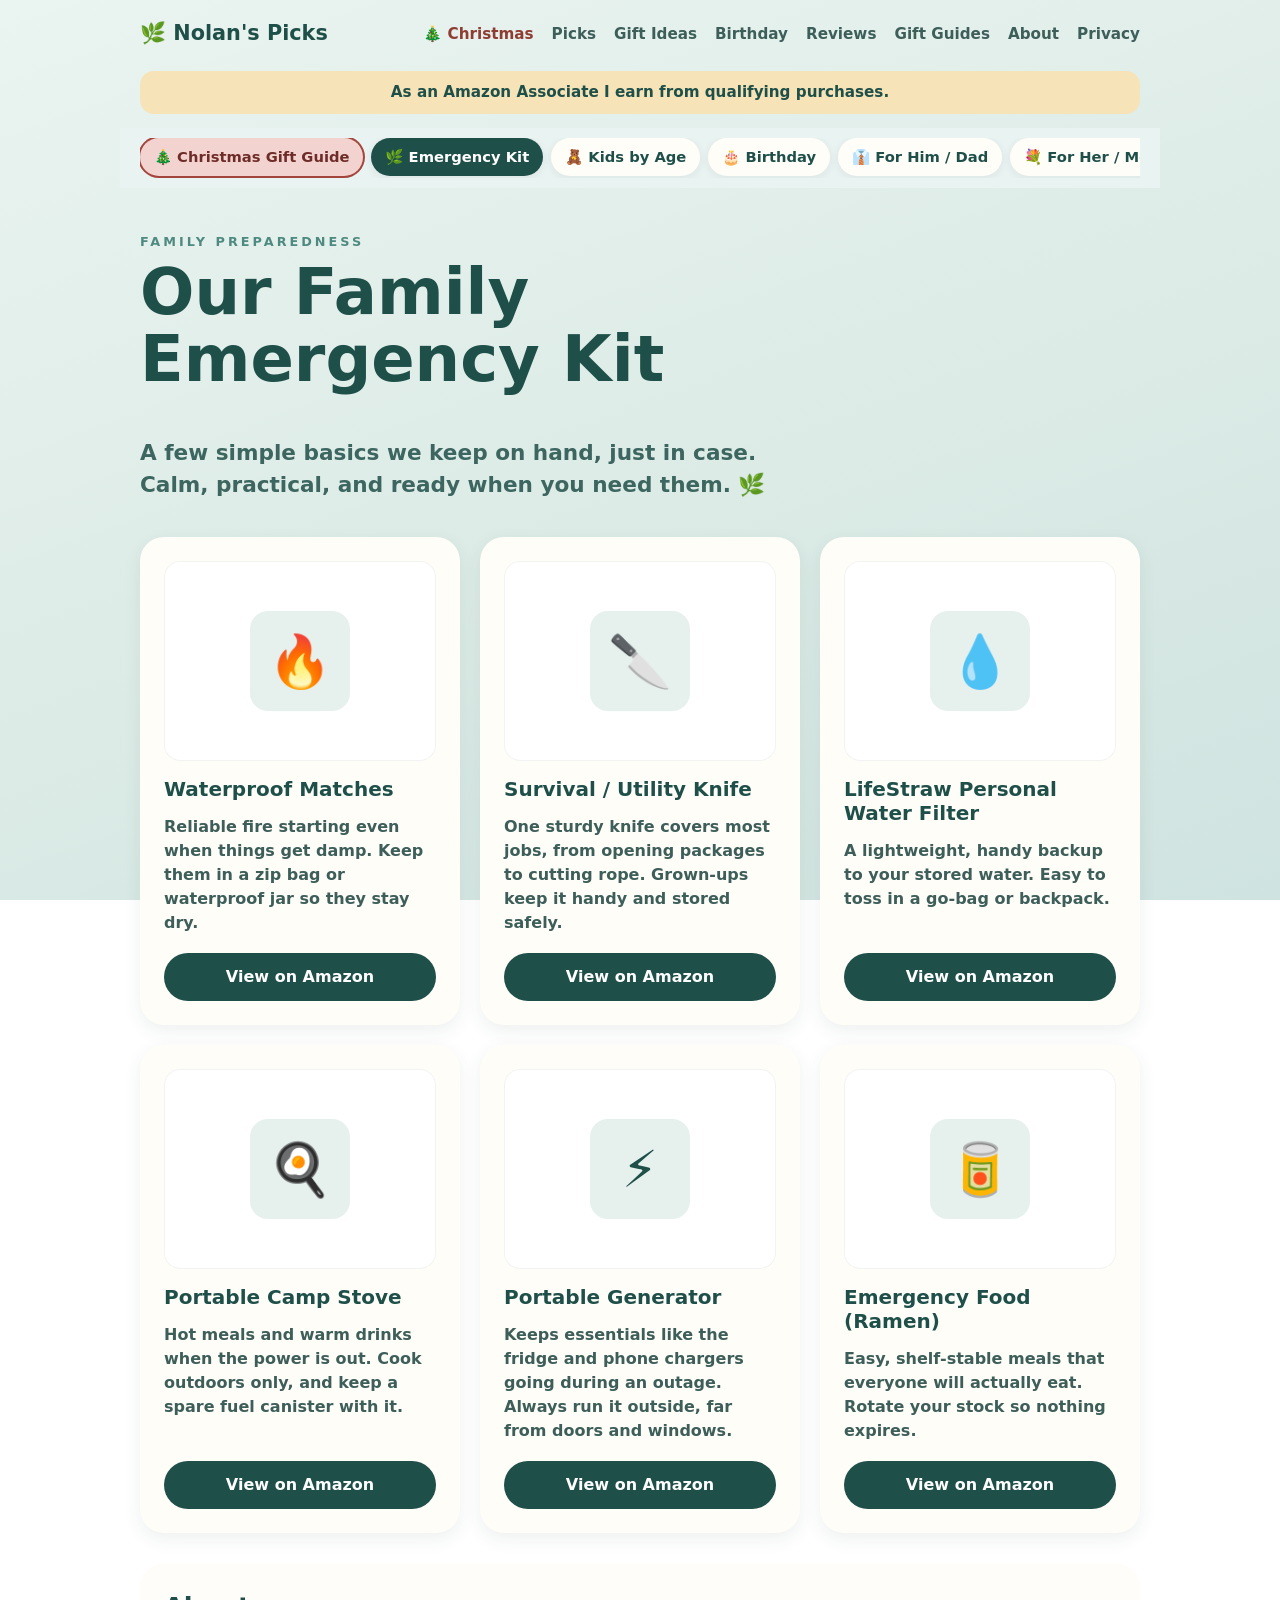
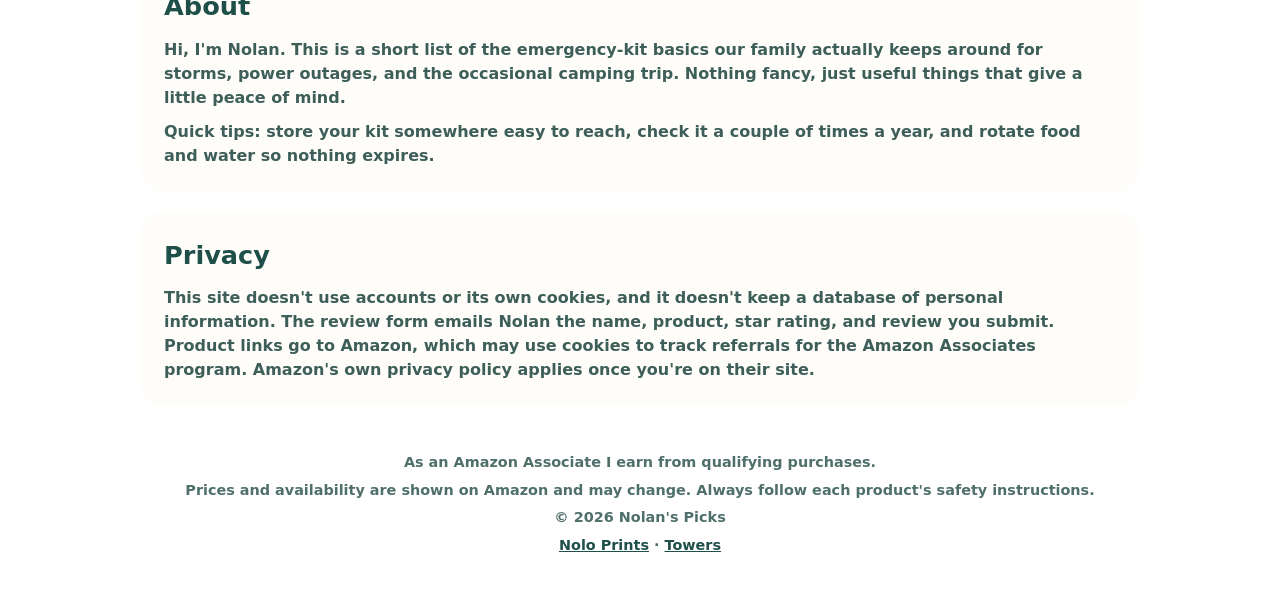
<file: index.html>
<!doctype html>
<html lang="en">
<head>
<meta charset="utf-8">
<meta name="viewport" content="width=device-width, initial-scale=1">
<title>Christmas Gift Guide 🎄 | Nolan's Picks</title>
<meta name="description" content="Christmas gift guide with gifts for him, gifts for her, gifts for kids, stocking stuffers under $25, outdoor and fishing gear, and tech, plus birthday gifts, pet gifts, and emergency kit essentials.">
<link rel="canonical" href="https://nolan681232.github.io/nolans-picks/">
<meta property="og:title" content="Christmas Gift Guide 🎄 | Nolan's Picks">
<meta property="og:description" content="Christmas gift guide with gifts for him, gifts for her, gifts for kids, stocking stuffers under $25, outdoor and fishing gear, and tech, plus birthday gifts, pet gifts, and emergency kit essentials.">
<meta property="og:url" content="https://nolan681232.github.io/nolans-picks/">
<meta property="og:type" content="website">
<meta property="og:site_name" content="Nolan's Picks">
<meta property="og:image" content="https://nolan681232.github.io/nolans-picks/prints/img/about.png">
<meta property="og:image:width" content="800">
<meta property="og:image:height" content="800">
<meta property="og:image:alt" content="Nolan's Picks">
<meta name="twitter:card" content="summary">
<meta name="twitter:title" content="Christmas Gift Guide 🎄 | Nolan's Picks">
<meta name="twitter:description" content="Christmas gift guide with gifts for him, gifts for her, gifts for kids, stocking stuffers under $25, outdoor and fishing gear, and tech, plus birthday gifts, pet gifts, and emergency kit essentials.">
<meta name="twitter:image" content="https://nolan681232.github.io/nolans-picks/prints/img/about.png">
<meta name="twitter:image:alt" content="Nolan's Picks">
<link rel="icon" href="prints/img/about.png" type="image/png">
<script type="application/ld+json">
{
  "@context": "https://schema.org",
  "@graph": [
    {
      "@type": "WebSite",
      "@id": "https://nolan681232.github.io/nolans-picks/#website",
      "name": "Nolan's Picks",
      "url": "https://nolan681232.github.io/nolans-picks/",
      "description": "Christmas gift guide with gifts for him, gifts for her, gifts for kids, stocking stuffers under $25, outdoor and fishing gear, and tech, plus birthday gifts, pet gifts, and emergency kit essentials.",
      "publisher": {
        "@id": "https://nolan681232.github.io/nolans-picks/#organization"
      }
    },
    {
      "@type": "Organization",
      "@id": "https://nolan681232.github.io/nolans-picks/#organization",
      "name": "Nolan's Picks",
      "url": "https://nolan681232.github.io/nolans-picks/",
      "logo": {
        "@type": "ImageObject",
        "url": "https://nolan681232.github.io/nolans-picks/prints/img/about.png",
        "width": 800,
        "height": 800
      },
      "sameAs": [
        "https://facebook.com/Thepilotnolan"
      ],
      "founder": {
        "@id": "https://nolan681232.github.io/nolans-picks/#person"
      }
    },
    {
      "@type": "Person",
      "@id": "https://nolan681232.github.io/nolans-picks/#person",
      "name": "Nolan",
      "url": "https://nolan681232.github.io/nolans-picks/",
      "sameAs": [
        "https://facebook.com/Thepilotnolan"
      ]
    },
    {
      "@type": "ItemList",
      "@id": "https://nolan681232.github.io/nolans-picks/#picks",
      "name": "Emergency Kit Essentials",
      "url": "https://nolan681232.github.io/nolans-picks/#picks",
      "numberOfItems": 6,
      "itemListElement": [
        {
          "@type": "ListItem",
          "position": 1,
          "name": "Waterproof Matches",
          "url": "https://link.amazon/B0aFMFOSq",
          "image": "https://m.media-amazon.com/images/I/81Oc7nmY9dL._AC_SL500_.jpg"
        },
        {
          "@type": "ListItem",
          "position": 2,
          "name": "Survival / Utility Knife",
          "url": "https://link.amazon/B0foYQzCd",
          "image": "https://m.media-amazon.com/images/I/81B6lxukzzL._AC_SL500_.jpg"
        },
        {
          "@type": "ListItem",
          "position": 3,
          "name": "LifeStraw Personal Water Filter",
          "url": "https://link.amazon/B03EO1ghp",
          "image": "https://m.media-amazon.com/images/I/71kXq9KdP1L._SL500_.jpg"
        },
        {
          "@type": "ListItem",
          "position": 4,
          "name": "Portable Camp Stove",
          "url": "https://link.amazon/B06lvBYCN",
          "image": "https://m.media-amazon.com/images/I/61xRWJbHwSL._AC_SL500_.jpg"
        },
        {
          "@type": "ListItem",
          "position": 5,
          "name": "Portable Generator",
          "url": "https://link.amazon/B06R2SlB1",
          "image": "https://m.media-amazon.com/images/I/71mvztzpmSL._AC_SL500_.jpg"
        },
        {
          "@type": "ListItem",
          "position": 6,
          "name": "Emergency Food (Ramen)",
          "url": "https://link.amazon/A0gZsKxq8",
          "image": "https://m.media-amazon.com/images/I/61hUwannF9L._SL500_.jpg"
        }
      ]
    },
    {
      "@type": "ItemList",
      "@id": "https://nolan681232.github.io/nolans-picks/#gifts",
      "name": "Christmas Gift Ideas",
      "url": "https://nolan681232.github.io/nolans-picks/#gifts",
      "numberOfItems": 25,
      "itemListElement": [
        {
          "@type": "ListItem",
          "position": 1,
          "name": "MAGNA-TILES Classic 32-Piece Magnetic Construction Set",
          "url": "https://www.amazon.com/dp/B000CBSNKQ?tag=verdantlink0d-20",
          "image": "https://m.media-amazon.com/images/I/81CeQrdhosL._SL500_.jpg"
        },
        {
          "@type": "ListItem",
          "position": 2,
          "name": "Learning Resources Coding Critters Ranger & Zip",
          "url": "https://www.amazon.com/dp/B07P5P3V5G?tag=verdantlink0d-20",
          "image": "https://m.media-amazon.com/images/I/81V7TjhyHfL._AC_SL500_.jpg"
        },
        {
          "@type": "ListItem",
          "position": 3,
          "name": "Educational Insights GeoSafari Kidnoculars",
          "url": "https://www.amazon.com/dp/B00B1Z6EPS?tag=verdantlink0d-20",
          "image": "https://m.media-amazon.com/images/I/81Aofvl9VoL._AC_SL500_.jpg"
        },
        {
          "@type": "ListItem",
          "position": 4,
          "name": "ThinkFun Zingo Bingo",
          "url": "https://www.amazon.com/dp/B01DY818JG?tag=verdantlink0d-20",
          "image": "https://m.media-amazon.com/images/I/81u7H7FiVFL._AC_SL500_.jpg"
        },
        {
          "@type": "ListItem",
          "position": 5,
          "name": "Peaceable Kingdom Count Your Chickens Cooperative Game",
          "url": "https://www.amazon.com/dp/B004HVKAAS?tag=verdantlink0d-20",
          "image": "https://m.media-amazon.com/images/I/81lNgr5VaoL._AC_SL500_.jpg"
        },
        {
          "@type": "ListItem",
          "position": 6,
          "name": "Crayola Spill Proof Paint Set",
          "url": "https://www.amazon.com/dp/B08LHDD1NZ?tag=verdantlink0d-20",
          "image": "https://m.media-amazon.com/images/I/81EQ0fVBgxL._AC_SL500_.jpg"
        },
        {
          "@type": "ListItem",
          "position": 7,
          "name": "Learning Resources Botley 2.0 The Coding Robot Activity Set",
          "url": "https://www.amazon.com/dp/B083T58PKM?tag=verdantlink0d-20",
          "image": "https://m.media-amazon.com/images/I/61oXEo71duL._AC_SL500_.jpg"
        },
        {
          "@type": "ListItem",
          "position": 8,
          "name": "Snap Circuits Jr. SC-100 Electronics Kit",
          "url": "https://www.amazon.com/dp/B00008BFZH?tag=verdantlink0d-20",
          "image": "https://m.media-amazon.com/images/I/71wjLjOAVBL._AC_SL500_.jpg"
        },
        {
          "@type": "ListItem",
          "position": 9,
          "name": "Klutz LEGO Chain Reactions",
          "url": "https://www.amazon.com/dp/0545703301?tag=verdantlink0d-20",
          "image": "https://m.media-amazon.com/images/I/71ann8qnIhL._SL500_.jpg"
        },
        {
          "@type": "ListItem",
          "position": 10,
          "name": "Spirograph Deluxe Set",
          "url": "https://www.amazon.com/dp/B009VE38CI?tag=verdantlink0d-20",
          "image": "https://m.media-amazon.com/images/I/91aKbE-82BL._AC_SL500_.jpg"
        },
        {
          "@type": "ListItem",
          "position": 11,
          "name": "National Geographic Earth Science Kit (100+ Activities)",
          "url": "https://www.amazon.com/dp/B082ZLM39R?tag=verdantlink0d-20",
          "image": "https://m.media-amazon.com/images/I/91iK4xpkVmL._AC_SL500_.jpg"
        },
        {
          "@type": "ListItem",
          "position": 12,
          "name": "Sushi Go Party! Card Game",
          "url": "https://www.amazon.com/dp/B01CETNKE2?tag=verdantlink0d-20",
          "image": "https://m.media-amazon.com/images/I/71ROAc3fzsL._AC_SL500_.jpg"
        },
        {
          "@type": "ListItem",
          "position": 13,
          "name": "National Geographic Hobby Rock Tumbler Kit",
          "url": "https://www.amazon.com/dp/B01LQCIL88?tag=verdantlink0d-20",
          "image": "https://m.media-amazon.com/images/I/91yg3JBdlgL._AC_SL500_.jpg"
        },
        {
          "@type": "ListItem",
          "position": 14,
          "name": "Estes Tandem-X Rocket-Building Kit (with launch pad & controller)",
          "url": "https://www.amazon.com/dp/B002VLP67S?tag=verdantlink0d-20",
          "image": "https://m.media-amazon.com/images/I/81ODDrwWz6L._AC_SL500_.jpg"
        },
        {
          "@type": "ListItem",
          "position": 15,
          "name": "Klutz LEGO Gadgets STEM Activity Kit",
          "url": "https://www.amazon.com/dp/1338219634?tag=verdantlink0d-20",
          "image": "https://m.media-amazon.com/images/I/81s5OHrm6+L._AC_SL500_.jpg"
        },
        {
          "@type": "ListItem",
          "position": 16,
          "name": "National Geographic Amazing Chemistry Set (100+ Experiments)",
          "url": "https://www.amazon.com/dp/B093CPZYR8?tag=verdantlink0d-20",
          "image": "https://m.media-amazon.com/images/I/91sqjXa8d5L._AC_SL500_.jpg"
        },
        {
          "@type": "ListItem",
          "position": 17,
          "name": "Spin Master Suspend Balancing Game",
          "url": "https://www.amazon.com/dp/B007EA4UBY?tag=verdantlink0d-20",
          "image": "https://m.media-amazon.com/images/I/715NTMsIeHL._AC_SL500_.jpg"
        },
        {
          "@type": "ListItem",
          "position": 18,
          "name": "The Way Things Work: Newly Revised Edition (David Macaulay)",
          "url": "https://www.amazon.com/dp/0544824385?tag=verdantlink0d-20",
          "image": "https://m.media-amazon.com/images/I/81gL4hdCOiL._SL500_.jpg"
        },
        {
          "@type": "ListItem",
          "position": 19,
          "name": "Official Arduino Starter Kit (K000007) with English Projects Book",
          "url": "https://www.amazon.com/dp/B009UKZV0A?tag=verdantlink0d-20",
          "image": "https://m.media-amazon.com/images/I/617sMRpfODL._AC_SL500_.jpg"
        },
        {
          "@type": "ListItem",
          "position": 20,
          "name": "Celestron StarSense Explorer DX 130AZ Smartphone-Guided Telescope",
          "url": "https://www.amazon.com/dp/B083JRF1MH?tag=verdantlink0d-20",
          "image": "https://m.media-amazon.com/images/I/61yzA4IyeQL._AC_SL500_.jpg"
        },
        {
          "@type": "ListItem",
          "position": 21,
          "name": "LEGO Technic BMW M4 GT3 EVO Race Car 42226",
          "url": "https://www.amazon.com/dp/B0FMYT1SHV?tag=verdantlink0d-20",
          "image": "https://m.media-amazon.com/images/I/81pb46n-R1L._AC_SL500_.jpg"
        },
        {
          "@type": "ListItem",
          "position": 22,
          "name": "Prismacolor Premier Colored Pencils, 48 Count",
          "url": "https://www.amazon.com/dp/B00006IEEV?tag=verdantlink0d-20",
          "image": "https://m.media-amazon.com/images/I/81vq6sJCxLL._AC_SL500_.jpg"
        },
        {
          "@type": "ListItem",
          "position": 23,
          "name": "Rubik's 3x3 Magnetic Speed Cube",
          "url": "https://www.amazon.com/dp/B0CSYGLWN5?tag=verdantlink0d-20",
          "image": "https://m.media-amazon.com/images/I/61tnRc8GrcL._AC_SL500_.jpg"
        },
        {
          "@type": "ListItem",
          "position": 24,
          "name": "CATAN Board Game (6th Edition)",
          "url": "https://www.amazon.com/dp/B0DYK1ZH2D?tag=verdantlink0d-20",
          "image": "https://m.media-amazon.com/images/I/71AbDpYEkgL._AC_SL500_.jpg"
        },
        {
          "@type": "ListItem",
          "position": 25,
          "name": "Hot Wheels Action Loop Cyclone Challenge Track Set",
          "url": "https://www.amazon.com/dp/B0CKJ6WGWW?tag=verdantlink0d-20",
          "image": "https://m.media-amazon.com/images/I/71Spv-jV5hL._AC_SL500_.jpg"
        }
      ]
    },
    {
      "@type": "ItemList",
      "@id": "https://nolan681232.github.io/nolans-picks/#christmas-guide",
      "name": "Christmas Gift Guide",
      "url": "https://nolan681232.github.io/nolans-picks/#christmas-guide",
      "numberOfItems": 34,
      "itemListElement": [
        {
          "@type": "ListItem",
          "position": 1,
          "name": "LEATHERMAN Wave+ 18-in-1 Multi-Tool (Stainless Steel)",
          "url": "https://www.amazon.com/dp/B07HCJ8NBK?tag=verdantlink0d-20",
          "image": "https://m.media-amazon.com/images/I/61NYfwTzS-L._AC_SL500_.jpg"
        },
        {
          "@type": "ListItem",
          "position": 2,
          "name": "MEATER Plus Wireless Smart Meat Thermometer",
          "url": "https://www.amazon.com/dp/B07H8WTFHW?tag=verdantlink0d-20",
          "image": "https://m.media-amazon.com/images/I/61C9DAvebML._AC_SL500_.jpg"
        },
        {
          "@type": "ListItem",
          "position": 3,
          "name": "YETI Rambler 20 oz Stackable Tumbler with MagSlider Lid",
          "url": "https://www.amazon.com/dp/B0CV4MCX2W?tag=verdantlink0d-20",
          "image": "https://m.media-amazon.com/images/I/61VBGsTK+mL._AC_SL500_.jpg"
        },
        {
          "@type": "ListItem",
          "position": 4,
          "name": "Ember Temperature Control Smart Mug 2, 10 oz",
          "url": "https://www.amazon.com/dp/B07NQPYGYD?tag=verdantlink0d-20",
          "image": "https://m.media-amazon.com/images/I/41LylpkJX2L._AC_SL500_.jpg"
        },
        {
          "@type": "ListItem",
          "position": 5,
          "name": "Keurig K-Express Single Serve Coffee Maker (Black)",
          "url": "https://www.amazon.com/dp/B09715G57M?tag=verdantlink0d-20",
          "image": "https://m.media-amazon.com/images/I/71xuVr0CPbL._AC_SL500_.jpg"
        },
        {
          "@type": "ListItem",
          "position": 6,
          "name": "Lodge Pre-Seasoned Cast Iron Skillet, 10.25 Inches",
          "url": "https://www.amazon.com/dp/B00006JSUA/?tag=verdantlink0d-20",
          "image": "https://m.media-amazon.com/images/I/71iH2iNxTZL._AC_SL500_.jpg"
        },
        {
          "@type": "ListItem",
          "position": 7,
          "name": "Barefoot Dreams CozyChic Throw Blanket (Stone)",
          "url": "https://www.amazon.com/dp/B0041PE268?tag=verdantlink0d-20",
          "image": "https://m.media-amazon.com/images/I/91TH414QYkL._AC_SL500_.jpg"
        },
        {
          "@type": "ListItem",
          "position": 8,
          "name": "Stanley Quencher H2.0 FlowState Tumbler, 40 oz (Rose Quartz)",
          "url": "https://www.amazon.com/dp/B0BQZCL9KW?tag=verdantlink0d-20",
          "image": "https://m.media-amazon.com/images/I/41ryNvEnNCL._AC_SL500_.jpg"
        },
        {
          "@type": "ListItem",
          "position": 9,
          "name": "UGG Women's Tasman II Slipper (Chestnut)",
          "url": "https://www.amazon.com/dp/B0DPJH8ZRQ?tag=verdantlink0d-20",
          "image": "https://m.media-amazon.com/images/I/61OH0aaaSJL._AC_SL500_.jpg"
        },
        {
          "@type": "ListItem",
          "position": 10,
          "name": "Fujifilm Instax Mini 41 Instant Camera",
          "url": "https://www.amazon.com/dp/B0F2V7RKXH?tag=verdantlink0d-20",
          "image": "https://m.media-amazon.com/images/I/71fGPCNr02L._AC_SL500_.jpg"
        },
        {
          "@type": "ListItem",
          "position": 11,
          "name": "REVLON One-Step Volumizer Plus (Black, 2.8 in Barrel)",
          "url": "https://www.amazon.com/dp/B01LSUQSB0?tag=verdantlink0d-20",
          "image": "https://m.media-amazon.com/images/I/61SrWfdHa1L._AC_SL500_.jpg"
        },
        {
          "@type": "ListItem",
          "position": 12,
          "name": "Yankee Candle Balsam & Cedar, 22 oz Large Jar",
          "url": "https://www.amazon.com/dp/B000JDGC78?tag=verdantlink0d-20",
          "image": "https://m.media-amazon.com/images/I/81oOlGr02ML._AC_SL500_.jpg"
        },
        {
          "@type": "ListItem",
          "position": 13,
          "name": "MAGNA-TILES Classic 32-Piece Magnetic Construction Set",
          "url": "https://www.amazon.com/dp/B000CBSNKQ?tag=verdantlink0d-20",
          "image": "https://m.media-amazon.com/images/I/81CeQrdhosL._SL500_.jpg"
        },
        {
          "@type": "ListItem",
          "position": 14,
          "name": "Hot Wheels Action Loop Cyclone Challenge Track Set",
          "url": "https://www.amazon.com/dp/B0CKJ6WGWW?tag=verdantlink0d-20",
          "image": "https://m.media-amazon.com/images/I/71Spv-jV5hL._AC_SL500_.jpg"
        },
        {
          "@type": "ListItem",
          "position": 15,
          "name": "Snap Circuits Jr. SC-100 Electronics Kit",
          "url": "https://www.amazon.com/dp/B00008BFZH?tag=verdantlink0d-20",
          "image": "https://m.media-amazon.com/images/I/71wjLjOAVBL._AC_SL500_.jpg"
        },
        {
          "@type": "ListItem",
          "position": 16,
          "name": "ThinkFun Zingo Bingo",
          "url": "https://www.amazon.com/dp/B01DY818JG?tag=verdantlink0d-20",
          "image": "https://m.media-amazon.com/images/I/81u7H7FiVFL._AC_SL500_.jpg"
        },
        {
          "@type": "ListItem",
          "position": 17,
          "name": "LEGO Classic Medium Creative Brick Box 10696",
          "url": "https://www.amazon.com/dp/B00NHQFA1I/?tag=verdantlink0d-20",
          "image": "https://m.media-amazon.com/images/I/8160QjpuoOL._AC_SL500_.jpg"
        },
        {
          "@type": "ListItem",
          "position": 18,
          "name": "National Geographic Earth Science Kit (100+ Activities)",
          "url": "https://www.amazon.com/dp/B082ZLM39R?tag=verdantlink0d-20",
          "image": "https://m.media-amazon.com/images/I/91iK4xpkVmL._AC_SL500_.jpg"
        },
        {
          "@type": "ListItem",
          "position": 19,
          "name": "Carhartt Men's Knit Cuffed Beanie",
          "url": "https://www.amazon.com/dp/B08Q2YR5CC?tag=verdantlink0d-20",
          "image": "https://m.media-amazon.com/images/I/612VDvNquXL._AC_SL500_.jpg"
        },
        {
          "@type": "ListItem",
          "position": 20,
          "name": "LANEIGE Lip Sleeping Mask",
          "url": "https://www.amazon.com/dp/B07XXPHQZK?tag=verdantlink0d-20",
          "image": "https://m.media-amazon.com/images/I/51VfrPOslWL._AC_SL500_.jpg"
        },
        {
          "@type": "ListItem",
          "position": 21,
          "name": "Kitsch Contour Satin Sleep Mask (Blush)",
          "url": "https://www.amazon.com/dp/B0FFH7NHSF?tag=verdantlink0d-20",
          "image": "https://m.media-amazon.com/images/I/91ILtA632CL._AC_SL500_.jpg"
        },
        {
          "@type": "ListItem",
          "position": 22,
          "name": "HotHands Hand Warmers Value Pack, 10 Pairs",
          "url": "https://www.amazon.com/dp/B0HHQRWNKN/?tag=verdantlink0d-20",
          "image": "https://m.media-amazon.com/images/I/71rF-0jsK1L._AC_SL500_.jpg"
        },
        {
          "@type": "ListItem",
          "position": 23,
          "name": "OXO Good Grips Swivel Peeler",
          "url": "https://www.amazon.com/dp/B00004OCIP/?tag=verdantlink0d-20",
          "image": "https://m.media-amazon.com/images/I/71UBG06NKFL._AC_SL500_.jpg"
        },
        {
          "@type": "ListItem",
          "position": 24,
          "name": "Burt's Bees Beeswax Lip Balm, 4-Pack",
          "url": "https://www.amazon.com/dp/B0054LHI5A/?tag=verdantlink0d-20",
          "image": "https://m.media-amazon.com/images/I/81Ve-s0I-5L._AC_SL500_.jpg"
        },
        {
          "@type": "ListItem",
          "position": 25,
          "name": "Ugly Stik GX2 Spinning Rod and Reel Combo, 6'6\" 2-Piece",
          "url": "https://www.amazon.com/dp/B0D155SHMK/?tag=verdantlink0d-20",
          "image": "https://m.media-amazon.com/images/I/71xlLVOyN5L._AC_SL500_.jpg"
        },
        {
          "@type": "ListItem",
          "position": 26,
          "name": "Plano StowAway 3700 Deep Open Tackle Box",
          "url": "https://www.amazon.com/dp/B0FH7BQ9V7/?tag=verdantlink0d-20",
          "image": "https://m.media-amazon.com/images/I/61cGOZy95WL._AC_SL500_.jpg"
        },
        {
          "@type": "ListItem",
          "position": 27,
          "name": "LifeStraw Go Series Water Filter Bottle, 1L (2-Pack)",
          "url": "https://www.amazon.com/dp/B0BY3CTLKM?tag=verdantlink0d-20",
          "image": "https://m.media-amazon.com/images/I/71kXq9KdP1L._SL500_.jpg"
        },
        {
          "@type": "ListItem",
          "position": 28,
          "name": "JBL Flip 7 Portable Waterproof Speaker",
          "url": "https://www.amazon.com/dp/B0DMYJ48DK?tag=verdantlink0d-20",
          "image": "https://m.media-amazon.com/images/I/81aeuAp3lAL._AC_SL500_.jpg"
        },
        {
          "@type": "ListItem",
          "position": 29,
          "name": "Amazon Echo Dot (newest model, Graphite)",
          "url": "https://www.amazon.com/dp/B0FXN2JWST/?tag=verdantlink0d-20",
          "image": "https://m.media-amazon.com/images/I/712dCHzdKfL._AC_SL500_.jpg"
        },
        {
          "@type": "ListItem",
          "position": 30,
          "name": "Amazon Fire TV Stick 4K Plus",
          "url": "https://www.amazon.com/dp/B0F7Z4QZTT/?tag=verdantlink0d-20",
          "image": "https://m.media-amazon.com/images/I/61JBEw26D7L._AC_SL500_.jpg"
        },
        {
          "@type": "ListItem",
          "position": 31,
          "name": "Anker Nano 30W USB-C Charger (White)",
          "url": "https://www.amazon.com/dp/B0B2MM1W65/?tag=verdantlink0d-20",
          "image": "https://m.media-amazon.com/images/I/51rRo55PUwL._AC_SL500_.jpg"
        },
        {
          "@type": "ListItem",
          "position": 32,
          "name": "Kindle Paperwhite 16GB (2024), Black, Without Lockscreen Ads",
          "url": "https://www.amazon.com/dp/B0DDZJS3SB?tag=verdantlink0d-20",
          "image": "https://m.media-amazon.com/images/I/71YwNBmu+aL._AC_SL500_.jpg"
        },
        {
          "@type": "ListItem",
          "position": 33,
          "name": "Apple AirPods Pro 2 Wireless Earbuds",
          "url": "https://www.amazon.com/dp/B0D1XD1ZV3?tag=verdantlink0d-20",
          "image": "https://m.media-amazon.com/images/I/61SUj2aKoEL._AC_SL500_.jpg"
        },
        {
          "@type": "ListItem",
          "position": 34,
          "name": "Apple AirTag (2nd Generation)",
          "url": "https://www.amazon.com/dp/B0GJTFXNRX?tag=verdantlink0d-20",
          "image": "https://m.media-amazon.com/images/I/61Qd9Z9caRL._AC_SL500_.jpg"
        }
      ]
    },
    {
      "@type": "ItemList",
      "@id": "https://nolan681232.github.io/nolans-picks/#birthday",
      "name": "Birthday Gift Ideas",
      "url": "https://nolan681232.github.io/nolans-picks/#birthday",
      "numberOfItems": 3,
      "itemListElement": [
        {
          "@type": "ListItem",
          "position": 1,
          "name": "Amazon Kindle Paperwhite 16GB (2024 model) – Black",
          "url": "https://www.amazon.com/dp/B0CFPJYX7P?tag=verdantlink0d-20",
          "image": "https://m.media-amazon.com/images/I/71YwNBmu+aL._AC_SL500_.jpg"
        },
        {
          "@type": "ListItem",
          "position": 2,
          "name": "The Complete Cookbook for Young Chefs",
          "url": "https://www.amazon.com/dp/1492670022?tag=verdantlink0d-20",
          "image": "https://covers.openlibrary.org/b/isbn/9781492670025-L.jpg"
        },
        {
          "@type": "ListItem",
          "position": 3,
          "name": "Wonder",
          "url": "https://www.amazon.com/dp/0375869026?tag=verdantlink0d-20",
          "image": "https://covers.openlibrary.org/b/isbn/9780375869020-L.jpg"
        }
      ]
    },
    {
      "@type": "ItemList",
      "@id": "https://nolan681232.github.io/nolans-picks/#for-him",
      "name": "Gifts for Dad",
      "url": "https://nolan681232.github.io/nolans-picks/#for-him",
      "numberOfItems": 17,
      "itemListElement": [
        {
          "@type": "ListItem",
          "position": 1,
          "name": "LEATHERMAN Wave+ 18-in-1 Multi-Tool (Stainless Steel)",
          "url": "https://www.amazon.com/dp/B07HCJ8NBK?tag=verdantlink0d-20",
          "image": "https://m.media-amazon.com/images/I/61NYfwTzS-L._AC_SL500_.jpg"
        },
        {
          "@type": "ListItem",
          "position": 2,
          "name": "MEATER Plus Wireless Smart Meat Thermometer",
          "url": "https://www.amazon.com/dp/B07H8WTFHW?tag=verdantlink0d-20",
          "image": "https://m.media-amazon.com/images/I/61C9DAvebML._AC_SL500_.jpg"
        },
        {
          "@type": "ListItem",
          "position": 3,
          "name": "Ember Temperature Control Smart Mug 2, 10 oz",
          "url": "https://www.amazon.com/dp/B07NQPYGYD?tag=verdantlink0d-20",
          "image": "https://m.media-amazon.com/images/I/41LylpkJX2L._AC_SL500_.jpg"
        },
        {
          "@type": "ListItem",
          "position": 4,
          "name": "YETI Rambler 20 oz Stackable Tumbler with MagSlider Lid",
          "url": "https://www.amazon.com/dp/B0CV4MCX2W?tag=verdantlink0d-20",
          "image": "https://m.media-amazon.com/images/I/61VBGsTK+mL._AC_SL500_.jpg"
        },
        {
          "@type": "ListItem",
          "position": 5,
          "name": "JBL Flip 7 Portable Waterproof Speaker",
          "url": "https://www.amazon.com/dp/B0DMYJ48DK?tag=verdantlink0d-20",
          "image": "https://m.media-amazon.com/images/I/81aeuAp3lAL._AC_SL500_.jpg"
        },
        {
          "@type": "ListItem",
          "position": 6,
          "name": "Carhartt Men's Knit Cuffed Beanie",
          "url": "https://www.amazon.com/dp/B08Q2YR5CC?tag=verdantlink0d-20",
          "image": "https://m.media-amazon.com/images/I/612VDvNquXL._AC_SL500_.jpg"
        },
        {
          "@type": "ListItem",
          "position": 7,
          "name": "TempPro TP19 Waterproof Instant-Read Meat Thermometer (Pitch-black)",
          "url": "https://www.amazon.com/dp/B09FLRYQWH?tag=verdantlink0d-20",
          "image": "https://m.media-amazon.com/images/I/61fbjRNWxEL._AC_SL500_.jpg"
        },
        {
          "@type": "ListItem",
          "position": 8,
          "name": "Weber Rapidfire Chimney Starter, Standard (Silver)",
          "url": "https://www.amazon.com/dp/B07B5BHKDZ?tag=verdantlink0d-20",
          "image": "https://m.media-amazon.com/images/I/81mvI4chyDL._AC_SL500_.jpg"
        },
        {
          "@type": "ListItem",
          "position": 9,
          "name": "OXO Outdoor 3-Piece Grilling Tool Set",
          "url": "https://www.amazon.com/dp/B091KMD5S1?tag=verdantlink0d-20",
          "image": "https://m.media-amazon.com/images/I/716WPwvaPgS._AC_SL500_.jpg"
        },
        {
          "@type": "ListItem",
          "position": 10,
          "name": "Sony WF-C700N Noise Canceling Earbuds (Black)",
          "url": "https://www.amazon.com/dp/B0BYPFNW6T?tag=verdantlink0d-20",
          "image": "https://m.media-amazon.com/images/I/41l+GRy9UsL._AC_SL500_.jpg"
        },
        {
          "@type": "ListItem",
          "position": 11,
          "name": "Fitbit Charge 6 Fitness Tracker (Obsidian/Black)",
          "url": "https://www.amazon.com/dp/B0CC62ZG1M?tag=verdantlink0d-20",
          "image": "https://m.media-amazon.com/images/I/61ZtqtvoD2L._AC_SL500_.jpg"
        },
        {
          "@type": "ListItem",
          "position": 12,
          "name": "Garmin Dash Cam Mini 2",
          "url": "https://www.amazon.com/dp/B0931YZ82P?tag=verdantlink0d-20",
          "image": "https://m.media-amazon.com/images/I/61aHUpFofqL._AC_SL500_.jpg"
        },
        {
          "@type": "ListItem",
          "position": 13,
          "name": "Seven Sparta Car Cup Holder Expander (Black, Medium)",
          "url": "https://www.amazon.com/dp/B07PMHPJJF?tag=verdantlink0d-20",
          "image": "https://m.media-amazon.com/images/I/51WIugYg+OL._AC_SL500_.jpg"
        },
        {
          "@type": "ListItem",
          "position": 14,
          "name": "PU Leather Car Seat Gap Filler, 2-Pack (Black)",
          "url": "https://www.amazon.com/dp/B0CJRVK5Q1?tag=verdantlink0d-20",
          "image": "https://m.media-amazon.com/images/I/71Ek9G3QCvL._AC_SL500_.jpg"
        },
        {
          "@type": "ListItem",
          "position": 15,
          "name": "iOttie Easy One Touch Signature Dash and Windshield Phone Mount",
          "url": "https://www.amazon.com/dp/B0875RKTQF?tag=verdantlink0d-20",
          "image": "https://m.media-amazon.com/images/I/71JFXKNuUmL._AC_SL500_.jpg"
        },
        {
          "@type": "ListItem",
          "position": 16,
          "name": "HOTOR Leakproof Car Trash Can, 2-Gallon (Black)",
          "url": "https://www.amazon.com/dp/B07VGRVKSN?tag=verdantlink0d-20",
          "image": "https://m.media-amazon.com/images/I/81hrIuixehL._AC_SL500_.jpg"
        },
        {
          "@type": "ListItem",
          "position": 17,
          "name": "Keurig K-Express Single Serve Coffee Maker (Black)",
          "url": "https://www.amazon.com/dp/B09715G57M?tag=verdantlink0d-20",
          "image": "https://m.media-amazon.com/images/I/71xuVr0CPbL._AC_SL500_.jpg"
        }
      ]
    },
    {
      "@type": "ItemList",
      "@id": "https://nolan681232.github.io/nolans-picks/#for-her",
      "name": "Gifts for Mom",
      "url": "https://nolan681232.github.io/nolans-picks/#for-her",
      "numberOfItems": 25,
      "itemListElement": [
        {
          "@type": "ListItem",
          "position": 1,
          "name": "Barefoot Dreams CozyChic Throw Blanket (Stone)",
          "url": "https://www.amazon.com/dp/B0041PE268?tag=verdantlink0d-20",
          "image": "https://m.media-amazon.com/images/I/91TH414QYkL._AC_SL500_.jpg"
        },
        {
          "@type": "ListItem",
          "position": 2,
          "name": "Stanley 40 oz H2.0 FlowState Quencher Tumbler",
          "url": "https://www.amazon.com/dp/B0CLNKW8HL?tag=verdantlink0d-20",
          "image": "https://m.media-amazon.com/images/I/319jeOlWr8L._AC_SL500_.jpg"
        },
        {
          "@type": "ListItem",
          "position": 3,
          "name": "LANEIGE Lip Sleeping Mask",
          "url": "https://www.amazon.com/dp/B07XXPHQZK?tag=verdantlink0d-20",
          "image": "https://m.media-amazon.com/images/I/51VfrPOslWL._AC_SL500_.jpg"
        },
        {
          "@type": "ListItem",
          "position": 4,
          "name": "Kitsch Satin Pillowcase with Zipper (Standard, Sage)",
          "url": "https://www.amazon.com/dp/B0BNW75BXF?tag=verdantlink0d-20",
          "image": "https://m.media-amazon.com/images/I/71EakQlWCzL._AC_SL500_.jpg"
        },
        {
          "@type": "ListItem",
          "position": 5,
          "name": "Fujifilm Instax Mini 41 Instant Camera",
          "url": "https://www.amazon.com/dp/B0F2V7RKXH?tag=verdantlink0d-20",
          "image": "https://m.media-amazon.com/images/I/71fGPCNr02L._AC_SL500_.jpg"
        },
        {
          "@type": "ListItem",
          "position": 6,
          "name": "Yankee Candle Silver Birch Scented Candle, 22 oz Large Jar",
          "url": "https://www.amazon.com/dp/B0F3DRVVVY?tag=verdantlink0d-20",
          "image": "https://m.media-amazon.com/images/I/614ouPj6yrL._AC_SL500_.jpg"
        },
        {
          "@type": "ListItem",
          "position": 7,
          "name": "Owala FreeSip Insulated Stainless Steel Water Bottle, 24 oz",
          "url": "https://www.amazon.com/dp/B085DV8T75?tag=verdantlink0d-20",
          "image": "https://m.media-amazon.com/images/I/71mL0rwKWNL._AC_SL500_.jpg"
        },
        {
          "@type": "ListItem",
          "position": 8,
          "name": "Yankee Candle Balsam & Cedar, 22 oz Large Jar",
          "url": "https://www.amazon.com/dp/B000JDGC78?tag=verdantlink0d-20",
          "image": "https://m.media-amazon.com/images/I/81oOlGr02ML._AC_SL500_.jpg"
        },
        {
          "@type": "ListItem",
          "position": 9,
          "name": "Yankee Candle Vanilla Cupcake, 22 oz Large Jar",
          "url": "https://www.amazon.com/dp/B0F3DPKTVT?tag=verdantlink0d-20",
          "image": "https://m.media-amazon.com/images/I/718JhXrjTeL._AC_SL500_.jpg"
        },
        {
          "@type": "ListItem",
          "position": 10,
          "name": "Yankee Candle Lemon Lavender, 22 oz Large Jar",
          "url": "https://www.amazon.com/dp/B000WQZ5PC?tag=verdantlink0d-20",
          "image": "https://m.media-amazon.com/images/I/81uyZ2jejKL._AC_SL500_.jpg"
        },
        {
          "@type": "ListItem",
          "position": 11,
          "name": "Stanley Quencher H2.0 FlowState Tumbler, 40 oz (Rose Quartz)",
          "url": "https://www.amazon.com/dp/B0BQZCL9KW?tag=verdantlink0d-20",
          "image": "https://m.media-amazon.com/images/I/41ryNvEnNCL._AC_SL500_.jpg"
        },
        {
          "@type": "ListItem",
          "position": 12,
          "name": "Stanley Quencher H2.0 FlowState Tumbler, 40 oz (Lilac)",
          "url": "https://www.amazon.com/dp/B0CJZZNS72?tag=verdantlink0d-20",
          "image": "https://m.media-amazon.com/images/I/51trbmB3icL._AC_SL500_.jpg"
        },
        {
          "@type": "ListItem",
          "position": 13,
          "name": "Stanley Quencher H2.0 FlowState Tumbler, 40 oz (Cream 2.0)",
          "url": "https://www.amazon.com/dp/B0CP9Y3152?tag=verdantlink0d-20",
          "image": "https://m.media-amazon.com/images/I/51yX2s-X29L._AC_SL500_.jpg"
        },
        {
          "@type": "ListItem",
          "position": 14,
          "name": "Barefoot Dreams CozyChic Throw (Cream, 54 x 72 in)",
          "url": "https://www.amazon.com/dp/B005ABX0NS?tag=verdantlink0d-20",
          "image": "https://m.media-amazon.com/images/I/61COU28ZnOL._AC_SL500_.jpg"
        },
        {
          "@type": "ListItem",
          "position": 15,
          "name": "Barefoot Dreams CozyChic Throw (Dove Gray, 54 x 72 in)",
          "url": "https://www.amazon.com/dp/B00L8CBU30?tag=verdantlink0d-20",
          "image": "https://m.media-amazon.com/images/I/71WcS-sJjoL._AC_SL500_.jpg"
        },
        {
          "@type": "ListItem",
          "position": 16,
          "name": "Barefoot Dreams CozyChic Throw (Carbon, 54 x 72 in)",
          "url": "https://www.amazon.com/dp/B0CBQKNHWW?tag=verdantlink0d-20",
          "image": "https://m.media-amazon.com/images/I/91oyQ7RKrTL._AC_SL500_.jpg"
        },
        {
          "@type": "ListItem",
          "position": 17,
          "name": "UGG Women's Tasman II Slipper (Chestnut)",
          "url": "https://www.amazon.com/dp/B0DPJH8ZRQ?tag=verdantlink0d-20",
          "image": "https://m.media-amazon.com/images/I/61OH0aaaSJL._AC_SL500_.jpg"
        },
        {
          "@type": "ListItem",
          "position": 18,
          "name": "Dearfoams Women's Darcy Velour Clog (Peacoat)",
          "url": "https://www.amazon.com/dp/B01MUA59ME?tag=verdantlink0d-20",
          "image": "https://m.media-amazon.com/images/I/81iBRThYDOL._AC_SL500_.jpg"
        },
        {
          "@type": "ListItem",
          "position": 19,
          "name": "Dearfoams Women's Moritz Bootie Slipper (Navy Plaid)",
          "url": "https://www.amazon.com/dp/B0CFW6S2QG?tag=verdantlink0d-20",
          "image": "https://m.media-amazon.com/images/I/71QI-XWXs7L._AC_SL500_.jpg"
        },
        {
          "@type": "ListItem",
          "position": 20,
          "name": "Kindle Paperwhite 16GB (2024), Black, Without Lockscreen Ads",
          "url": "https://www.amazon.com/dp/B0DDZJS3SB?tag=verdantlink0d-20",
          "image": "https://m.media-amazon.com/images/I/71YwNBmu+aL._AC_SL500_.jpg"
        },
        {
          "@type": "ListItem",
          "position": 21,
          "name": "REVLON One-Step Volumizer Plus (Black, 2.8 in Barrel)",
          "url": "https://www.amazon.com/dp/B01LSUQSB0?tag=verdantlink0d-20",
          "image": "https://m.media-amazon.com/images/I/61SrWfdHa1L._AC_SL500_.jpg"
        },
        {
          "@type": "ListItem",
          "position": 22,
          "name": "Sol de Janeiro Brazilian Bum Bum Cream, 8.1 oz",
          "url": "https://www.amazon.com/dp/B013XKHA4M?tag=verdantlink0d-20",
          "image": "https://m.media-amazon.com/images/I/71VU9Gf7kPL._AC_SL500_.jpg"
        },
        {
          "@type": "ListItem",
          "position": 23,
          "name": "RENPHO Eyeris 3 Eye Massager (Black)",
          "url": "https://www.amazon.com/dp/B0C7KCQFBY?tag=verdantlink0d-20",
          "image": "https://m.media-amazon.com/images/I/71n8TMp5jiL._AC_SL500_.jpg"
        },
        {
          "@type": "ListItem",
          "position": 24,
          "name": "eos Shea Better Body Lotion, Vanilla Cashmere, 16 fl oz",
          "url": "https://www.amazon.com/dp/B08KT2Z93D?tag=verdantlink0d-20",
          "image": "https://m.media-amazon.com/images/I/41XWDqQBw4L._AC_SL500_.jpg"
        },
        {
          "@type": "ListItem",
          "position": 25,
          "name": "LILLUSORY Lightweight Open-Front Cardigan (Black)",
          "url": "https://www.amazon.com/dp/B0FBGS88DM?tag=verdantlink0d-20",
          "image": "https://m.media-amazon.com/images/I/61XxcQ1H0NL._AC_SL500_.jpg"
        }
      ]
    },
    {
      "@type": "ItemList",
      "@id": "https://nolan681232.github.io/nolans-picks/#travel",
      "name": "Gifts for Travelers",
      "url": "https://nolan681232.github.io/nolans-picks/#travel",
      "numberOfItems": 10,
      "itemListElement": [
        {
          "@type": "ListItem",
          "position": 1,
          "name": "Apple AirPods Pro 2 Wireless Earbuds",
          "url": "https://www.amazon.com/dp/B0D1XD1ZV3?tag=verdantlink0d-20",
          "image": "https://m.media-amazon.com/images/I/61SUj2aKoEL._AC_SL500_.jpg"
        },
        {
          "@type": "ListItem",
          "position": 2,
          "name": "Apple AirTag (2nd Generation)",
          "url": "https://www.amazon.com/dp/B0GJTFXNRX?tag=verdantlink0d-20",
          "image": "https://m.media-amazon.com/images/I/61Qd9Z9caRL._AC_SL500_.jpg"
        },
        {
          "@type": "ListItem",
          "position": 3,
          "name": "trtl Travel Pillow (Grey)",
          "url": "https://www.amazon.com/dp/B00LB7REFK?tag=verdantlink0d-20",
          "image": "https://m.media-amazon.com/images/I/61Gaq26uRRL._AC_SL500_.jpg"
        },
        {
          "@type": "ListItem",
          "position": 4,
          "name": "Amazon Essentials 4-Piece Packing Cubes",
          "url": "https://www.amazon.com/dp/B014VBGUCA?tag=verdantlink0d-20",
          "image": "https://m.media-amazon.com/images/I/61Cw0lmM2sL._AC_SL500_.jpg"
        },
        {
          "@type": "ListItem",
          "position": 5,
          "name": "BAGSMART Hanging Toiletry Bag",
          "url": "https://www.amazon.com/dp/B07SL2X217?tag=verdantlink0d-20",
          "image": "https://m.media-amazon.com/images/I/712aXeAI2yL._AC_SL500_.jpg"
        },
        {
          "@type": "ListItem",
          "position": 6,
          "name": "INIU 10000mAh 45W Fast Charging Power Bank",
          "url": "https://www.amazon.com/dp/B0CB1FW5FC?tag=verdantlink0d-20",
          "image": "https://m.media-amazon.com/images/I/71iJQXTXmRL._AC_SL500_.jpg"
        },
        {
          "@type": "ListItem",
          "position": 7,
          "name": "EPICKA Universal Travel Adapter (1 AC, 3 USB-C, 2 USB-A)",
          "url": "https://www.amazon.com/dp/B0B8SLNBDP?tag=verdantlink0d-20",
          "image": "https://m.media-amazon.com/images/I/61K6oLeluRL._AC_SL500_.jpg"
        },
        {
          "@type": "ListItem",
          "position": 8,
          "name": "Kitsch Contour Satin Sleep Mask (Blush)",
          "url": "https://www.amazon.com/dp/B0FFH7NHSF?tag=verdantlink0d-20",
          "image": "https://m.media-amazon.com/images/I/91ILtA632CL._AC_SL500_.jpg"
        },
        {
          "@type": "ListItem",
          "position": 9,
          "name": "AeroPress Go Plus Portable Coffee Maker",
          "url": "https://www.amazon.com/dp/B0DZ745D3L?tag=verdantlink0d-20",
          "image": "https://m.media-amazon.com/images/I/51sS83mCmGL._AC_SL500_.jpg"
        },
        {
          "@type": "ListItem",
          "position": 10,
          "name": "LifeStraw Go Series Water Filter Bottle, 1L (2-Pack)",
          "url": "https://www.amazon.com/dp/B0BY3CTLKM?tag=verdantlink0d-20",
          "image": "https://m.media-amazon.com/images/I/71kXq9KdP1L._AC_SL500_.jpg"
        }
      ]
    },
    {
      "@type": "ItemList",
      "@id": "https://nolan681232.github.io/nolans-picks/#pets",
      "name": "Pet Gifts",
      "url": "https://nolan681232.github.io/nolans-picks/#pets",
      "numberOfItems": 17,
      "itemListElement": [
        {
          "@type": "ListItem",
          "position": 1,
          "name": "Cat Dancer Charmer Interactive Cat Toy",
          "url": "https://www.amazon.com/dp/B0002DHV16?tag=verdantlink0d-20",
          "image": "https://m.media-amazon.com/images/I/617KRXVPPFL._AC_SL500_.jpg"
        },
        {
          "@type": "ListItem",
          "position": 2,
          "name": "Jumpaws Interactive Natural Catnip Caterpillar Toy",
          "url": "https://www.amazon.com/dp/B0BZPPQGTX?tag=verdantlink0d-20",
          "image": "https://m.media-amazon.com/images/I/61OIlpW-EUL._AC_SL500_.jpg"
        },
        {
          "@type": "ListItem",
          "position": 3,
          "name": "K&H Self-Warming Cat Bed Pad (Small, 21 x 17 in)",
          "url": "https://www.amazon.com/dp/B07PF1KYYK?tag=verdantlink0d-20",
          "image": "https://m.media-amazon.com/images/I/71VvntDcVzL._AC_SL500_.jpg"
        },
        {
          "@type": "ListItem",
          "position": 4,
          "name": "PETSITE 28.5-inch Cattail Woven Cat Tree",
          "url": "https://www.amazon.com/dp/B0B299QMDB?tag=verdantlink0d-20",
          "image": "https://m.media-amazon.com/images/I/81ezTJzw97L._AC_SL500_.jpg"
        },
        {
          "@type": "ListItem",
          "position": 5,
          "name": "Yeowww! Catnip Banana, 7-Inch (1 Pack)",
          "url": "https://www.amazon.com/dp/B000AUJFHE?tag=verdantlink0d-20",
          "image": "https://m.media-amazon.com/images/I/61nx1tZlQrL._AC_SL500_.jpg"
        },
        {
          "@type": "ListItem",
          "position": 6,
          "name": "Catit Flower Fountain, 3 Liter (Green)",
          "url": "https://www.amazon.com/dp/B0146QXOB0?tag=verdantlink0d-20",
          "image": "https://m.media-amazon.com/images/I/61BhM8Zl27L._AC_SL500_.jpg"
        },
        {
          "@type": "ListItem",
          "position": 7,
          "name": "K&H Unheated Kitty Sill Window Perch, 24 x 14 in (Fleece)",
          "url": "https://www.amazon.com/dp/B07HMW48SN?tag=verdantlink0d-20",
          "image": "https://m.media-amazon.com/images/I/71hytxLUccL._AC_SL500_.jpg"
        },
        {
          "@type": "ListItem",
          "position": 8,
          "name": "SmartCat Ultimate Scratching Post, Gray, 32 Inch",
          "url": "https://www.amazon.com/dp/B07W865K8N?tag=verdantlink0d-20",
          "image": "https://m.media-amazon.com/images/I/61XQ3+a8VsL._AC_SL500_.jpg"
        },
        {
          "@type": "ListItem",
          "position": 9,
          "name": "Benebone Wishbone Dog Chew (Real Bacon, Medium)",
          "url": "https://www.amazon.com/dp/B00CPDWT2M?tag=verdantlink0d-20",
          "image": "https://m.media-amazon.com/images/I/71fKSebqrZL._AC_SL500_.jpg"
        },
        {
          "@type": "ListItem",
          "position": 10,
          "name": "KONG Extreme Dog Toy (Large)",
          "url": "https://www.amazon.com/dp/B0002AR0II?tag=verdantlink0d-20",
          "image": "https://m.media-amazon.com/images/I/51Pr6k6QKPL._AC_SL500_.jpg"
        },
        {
          "@type": "ListItem",
          "position": 11,
          "name": "Multipet 6-Inch Lamb Chop Dog Toy (3 Pack)",
          "url": "https://www.amazon.com/dp/B00GS6L97I?tag=verdantlink0d-20",
          "image": "https://m.media-amazon.com/images/I/71stlZLxecL._AC_SL500_.jpg"
        },
        {
          "@type": "ListItem",
          "position": 12,
          "name": "Ablechien Snuffle Ball Puzzle Toy",
          "url": "https://www.amazon.com/dp/B098FFB49J?tag=verdantlink0d-20",
          "image": "https://m.media-amazon.com/images/I/71QazscnzmL._AC_SL500_.jpg"
        },
        {
          "@type": "ListItem",
          "position": 13,
          "name": "KSIIA Orthopedic Dog Bed for Medium Dogs (29 x 18 in)",
          "url": "https://www.amazon.com/dp/B0CG9HL6P8?tag=verdantlink0d-20",
          "image": "https://m.media-amazon.com/images/I/716Kh9YRuVL._AC_SL500_.jpg"
        },
        {
          "@type": "ListItem",
          "position": 14,
          "name": "KONG Classic Dog Toy (Red, Small)",
          "url": "https://www.amazon.com/dp/B0002AR15U?tag=verdantlink0d-20",
          "image": "https://m.media-amazon.com/images/I/61CT7VZTqQL._AC_SL500_.jpg"
        },
        {
          "@type": "ListItem",
          "position": 15,
          "name": "Chuckit! Ultra Ball, Medium 2.5 in (2-Pack)",
          "url": "https://www.amazon.com/dp/B000F4AVPA?tag=verdantlink0d-20",
          "image": "https://m.media-amazon.com/images/I/714HUsBpO+L._AC_SL500_.jpg"
        },
        {
          "@type": "ListItem",
          "position": 16,
          "name": "Ruffwear Front Range Dog Harness (Basalt Gray, Medium)",
          "url": "https://www.amazon.com/dp/B0CLB563DB?tag=verdantlink0d-20",
          "image": "https://m.media-amazon.com/images/I/61O2JBTwAiL._AC_SL500_.jpg"
        },
        {
          "@type": "ListItem",
          "position": 17,
          "name": "FurHaven Orthopedic Dog Bed, Jumbo/XL (Gray)",
          "url": "https://www.amazon.com/dp/B073Q15NR2?tag=verdantlink0d-20",
          "image": "https://m.media-amazon.com/images/I/61KVzCqVqFL._AC_SL500_.jpg"
        }
      ]
    }
  ]
}
</script>
<style>
*{box-sizing:border-box;margin:0;padding:0}
:root{--ink:#24433f;--deep:#1f4f49;--muted:#3d5e59;--accent:#4f8a80;--sand:#f7e3b8;--card:#fffdf8;--mint:#e6f1ee}
html{scroll-behavior:smooth}
body{font-family:'Nunito',system-ui,-apple-system,'Segoe UI',Roboto,sans-serif;color:var(--ink);background:linear-gradient(160deg,#eaf4f1 0%,#dcebe6 55%,#cfe3e0 100%);background-attachment:fixed;line-height:1.5;min-height:100vh}
a{color:var(--deep)}
.wrap{max-width:1040px;margin:0 auto;padding:0 20px}
nav{display:flex;justify-content:space-between;align-items:center;padding:18px 0;flex-wrap:wrap;gap:8px}
.brand{font-weight:900;font-size:1.3rem;color:var(--deep);text-decoration:none}
nav ul{list-style:none;display:flex;gap:18px}
nav ul a{text-decoration:none;font-weight:700;color:var(--muted);font-size:.95rem}
.disclosure{background:var(--sand);color:var(--deep);border-radius:14px;padding:10px 16px;font-weight:700;font-size:.95rem;text-align:center;margin:4px 0 0}
header.hero{position:relative;padding:44px 0 26px;overflow:hidden}
.eyebrow{font-weight:800;letter-spacing:3px;font-size:.8rem;color:var(--accent);text-transform:uppercase}
h1.brand{margin:0;font-size:1.3rem;font-weight:900;line-height:1.5;color:var(--deep)}
h1.brand a{color:inherit;text-decoration:none}
.hero-title{font-size:clamp(2.3rem,7vw,4rem);font-weight:900;line-height:1.05;color:var(--deep);margin:8px 0 .67em}
.sub{font-size:clamp(1.05rem,2.6vw,1.35rem);font-weight:600;color:#3d6660;margin-top:12px;max-width:640px}
h2{font-size:1.6rem;font-weight:900;color:var(--deep);margin-bottom:12px}
.grid{display:grid;grid-template-columns:repeat(auto-fill,minmax(min(100%,280px),1fr));gap:20px;padding:10px 0 30px}
.card{background:var(--card);border-radius:24px;padding:24px;box-shadow:0 6px 18px rgba(36,67,63,.08);display:flex;flex-direction:column}
.top{display:flex;align-items:center;gap:14px}
.ico{font-size:2rem;width:60px;height:60px;flex:0 0 60px;border-radius:18px;background:var(--mint);display:flex;align-items:center;justify-content:center}
.thumb{display:flex;align-items:center;justify-content:center;background:#fff;border-radius:16px;height:200px;margin:0 0 16px;padding:12px;overflow:hidden;text-decoration:none;box-shadow:inset 0 0 0 1px rgba(36,67,63,.06)}
.thumb img{width:100%;height:100%;object-fit:contain;display:block;transition:transform .2s}
.thumb:hover img,.thumb:focus img{transform:scale(1.04)}
.thumb .ico{width:100px;height:100px;flex:0 0 100px;font-size:3.2rem}
.name{font-size:1.25rem;font-weight:900;color:var(--deep);line-height:1.2}
.tip{font-size:1rem;font-weight:600;color:var(--muted);margin:14px 0 18px;flex:1}
.btn{display:inline-block;text-align:center;background:var(--deep);color:#fff;text-decoration:none;font-weight:800;padding:12px 18px;border-radius:999px;transition:background .2s}
.btn:hover,.btn:focus{background:var(--accent)}
section.panel{background:rgba(255,253,248,.75);border-radius:24px;padding:24px;margin:0 0 20px}
section.panel p{color:var(--muted);font-weight:600}
section.panel p+p{margin-top:10px}
h2 .badge{display:inline-block;background:var(--sand);color:var(--deep);border-radius:999px;padding:2px 12px;font-size:.95rem;font-weight:800;vertical-align:middle;margin-right:6px}
.section-head{padding:30px 0 6px}
.group h2{margin-top:10px}
footer{padding:26px 0 40px;text-align:center;color:#4f6f6a;font-size:.9rem;font-weight:600}
footer p+p{margin-top:6px}
.icon-panel{display:flex;align-items:center;justify-content:center;background:var(--mint);border-radius:16px;height:120px;margin:0 0 16px;font-size:3.2rem;box-shadow:inset 0 0 0 1px rgba(36,67,63,.06)}
.thumb .icon-panel{width:100%;height:100%;margin:0}
.cover-credit{font-size:.85rem;font-weight:600;color:var(--muted);margin:-8px 0 22px}
.for-line{font-size:.95rem;font-weight:800;color:var(--deep);margin:8px 0 0}
#birthday .disclosure{margin-top:16px}
#birthday .btn{width:100%}
#birthday .feature{grid-column:1 / -1;display:grid;grid-template-columns:240px 1fr;gap:8px 22px;align-items:center}
#birthday .feature .icon-panel{height:240px;margin:0}
#birthday .feature .thumb{height:240px;margin:0}
#birthday .feature .btn{width:auto;min-width:240px;justify-self:start}
@media (max-width:640px){#birthday .feature{grid-template-columns:1fr}#birthday .feature .btn{width:100%}}
#picks,#gifts,#birthday,#about,#privacy{scroll-margin-top:70px}
.tabs{position:sticky;top:0;z-index:20;margin:14px -20px 0;padding:10px 20px;background:rgba(234,244,241,.92);backdrop-filter:blur(6px);-webkit-backdrop-filter:blur(6px)}
.tabs ul{list-style:none;display:flex;gap:8px;overflow-x:auto;scrollbar-width:thin;padding-bottom:2px}
.tabs a{display:inline-block;white-space:nowrap;text-decoration:none;font-weight:800;font-size:.92rem;color:var(--deep);background:var(--card);border-radius:999px;padding:8px 14px;box-shadow:0 2px 8px rgba(36,67,63,.08);transition:background .2s,color .2s}
.tabs a:hover,.tabs a:focus{background:var(--mint)}
.tabs a[aria-current="page"]{background:var(--deep);color:#fff}
.tabs a.festive{background:#f3d3cf;color:#6e2c28;box-shadow:0 0 0 2px #a3453c}
.tabs a.festive:hover,.tabs a.festive:focus{background:#e8b8b2;color:#6e2c28}
.tabs a.festive[aria-current="page"]{background:#8f3d32;color:#fff;box-shadow:none}
nav ul a.nav-festive{color:#8f3d32}
nav ul a.nav-festive:hover,nav ul a.nav-festive:focus{color:#6e2c28}
.shop .btn{width:100%}
.shop .disclosure{margin-top:16px}
.tabs-on .tab-panel{display:none}
.tabs-on .tab-panel.active{display:block}
#christmas-guide,#for-him,#for-her,#travel,#pets,#reviews{scroll-margin-top:70px}

.sr-only{position:absolute;width:1px;height:1px;padding:0;margin:-1px;overflow:hidden;clip:rect(0,0,0,0);white-space:nowrap;border:0}
a:focus-visible{outline:3px solid var(--accent);outline-offset:3px}
@media (max-width:520px){nav ul{gap:12px}.card{padding:20px}}

h1.brand a:hover,h1.brand a:focus{color:inherit}
.group>h3{font-size:1.6rem;font-weight:900;color:var(--deep);margin:10px 0 12px}
.group>h3 .badge{display:inline-block;background:var(--sand);color:var(--deep);border-radius:999px;padding:2px 12px;font-size:.95rem;font-weight:800;vertical-align:middle;margin-right:6px}
.reviews-link{display:block;width:max-content;max-width:100%;margin:10px auto 0;font-size:.92rem;font-weight:800;text-align:center}
#birthday .feature .reviews-link{margin-left:0;margin-right:auto}
.empty-note{background:var(--card);border-radius:24px;padding:22px 24px;font-weight:800;color:var(--deep);box-shadow:0 6px 18px rgba(36,67,63,.08);margin:0 0 8px}
#review-grid:empty{display:none}
.review-form{background:var(--card);border-radius:24px;padding:24px;box-shadow:0 6px 18px rgba(36,67,63,.08);display:grid;gap:14px;max-width:640px;margin-top:8px}
.review-form label{display:grid;gap:6px;font-weight:800;color:var(--deep)}
.optional{font-weight:700;color:var(--muted);font-size:.85rem}
.review-form input[type="text"],.review-form textarea{font:inherit;font-weight:600;color:var(--ink);background:#fff;border:1px solid rgba(36,67,63,.18);border-radius:12px;padding:10px 12px;width:100%}
.review-form textarea{min-height:120px;resize:vertical}
.star-rating{border:0;margin:0;padding:0;display:flex;flex-wrap:wrap;gap:8px}
.star-rating legend{width:100%;padding:0;margin:0 0 2px;font-weight:800;color:var(--deep)}
.star-rating label{display:flex;align-items:center;gap:6px;background:var(--mint);border-radius:999px;padding:8px 12px}
.star-rating input{width:1.05rem;height:1.05rem;accent-color:var(--deep)}
button.btn{border:0;cursor:pointer;font-family:inherit;font-size:1rem;line-height:1.5}
.review-form .btn{justify-self:start}
.stars-out{font-weight:900;letter-spacing:2px;color:var(--deep);margin:8px 0 0}
.review-date{margin-top:12px;font-size:.9rem;font-weight:700;color:var(--muted)}
.review-note{margin:14px 0 0;max-width:640px;font-weight:700;color:var(--muted)}
@media (max-width:520px){.review-form .btn{width:100%}}
</style>
</head>
<body>
<div class="wrap">
  <nav aria-label="Primary">
    <h1 class="brand"><a href="#">🌿 Nolan's Picks</a></h1>
    <ul><li><a class="nav-festive" href="#christmas-guide">🎄 Christmas</a></li><li><a href="#picks">Picks</a></li><li><a href="#gifts">Gift Ideas</a></li><li><a href="#birthday">Birthday</a></li><li><a href="#reviews">Reviews</a></li><li><a href="#for-him">Gift Guides</a></li><li><a href="#about">About</a></li><li><a href="#privacy">Privacy</a></li></ul>
  </nav>

  <!-- Required Amazon Associates disclosure (top) -->
  <p class="disclosure">As an Amazon Associate I earn from qualifying purchases.</p>


  <!-- Section tabs -->
  <nav class="tabs" aria-label="Sections">
    <ul>
      <li><a class="festive" href="#christmas-guide">🎄 Christmas Gift Guide</a></li>
      <li><a href="#picks">🌿 Emergency Kit</a></li>
      <li><a href="#gifts">🧸 Kids by Age</a></li>
      <li><a href="#birthday">🎂 Birthday</a></li>
      <li><a href="#for-him">👔 For Him / Dad</a></li>
      <li><a href="#for-her">💐 For Her / Mom</a></li>
      <li><a href="#travel">✈️ Travelers</a></li>
      <li><a href="#pets">🐾 Pets</a></li>
      <li><a href="#reviews">⭐ Reviews</a></li>
    </ul>
  </nav>

  <header class="hero tab-panel" data-tab="picks">
    <div class="eyebrow">Family preparedness</div>
    <h2 class="hero-title">Our Family<br>Emergency Kit</h2>
    <p class="sub">A few simple basics we keep on hand, just in case. Calm, practical, and ready when you need them. 🌿</p>
  </header>

  <main>
    <section class="tab-panel shop" id="christmas-guide" aria-labelledby="christmas-guide-heading">
      <div class="section-head">
        <div class="eyebrow">Holiday 2026</div>
        <h2 id="christmas-guide-heading">Christmas Gift Guide 🎄</h2>
        <p class="sub">Gifts for him, her, and kids, plus stocking stuffers, outdoor and fishing gear, and tech. Prices change often, so check Amazon for today's price.</p>
        <p class="disclosure">As an Amazon Associate I earn from qualifying purchases.</p>
      </div>
      <div id="christmas-guide-groups"></div>
    </section>

    <section class="tab-panel" id="picks" aria-label="Emergency kit picks">
      <div class="grid" id="product-grid"><!-- cards are rendered from the PRODUCTS list below --></div>
      <noscript><p>Please enable JavaScript to see the product list.</p></noscript>
    </section>

    <section class="tab-panel" id="gifts" aria-label="Christmas gift ideas">
      <div class="section-head">
        <div class="eyebrow">Holiday 2026</div>
        <h2>🎄 Christmas Gift Ideas</h2>
        <p class="sub">Fun, hands-on gifts for curious kids, grouped by age.</p>
      </div>
      <div id="gift-groups"><!-- groups are rendered from the GIFTS list below --></div>
    </section>

    <section class="tab-panel" id="birthday" aria-labelledby="birthday-heading">
      <div class="section-head">
        <div class="eyebrow">Birthday gifts</div>
        <h2 id="birthday-heading">🎂 Birthday Presents That Actually Get Used</h2>
        <p class="sub">Three gifts for readers: a Kindle Paperwhite, a kids’ cookbook, and a novel families keep passing around. Prices change often, so check Amazon for today’s price.</p>
        <p class="disclosure">As an Amazon Associate I earn from qualifying purchases.</p>
      </div>

      <div class="group">
        <h3><span class="badge">Kindle</span> A reader, not another phone</h3>
        <div class="grid">
          <article class="card feature">
            <a class="thumb" href="https://www.amazon.com/dp/B0CFPJYX7P?tag=verdantlink0d-20" target="_blank" rel="sponsored noopener">
              <img src="https://m.media-amazon.com/images/I/71YwNBmu+aL._AC_SL500_.jpg" width="313" height="500" loading="lazy" decoding="async" alt="Amazon Kindle Paperwhite 16GB (2024 model) – Black" data-icon="📖" onerror="this.replaceWith(Object.assign(document.createElement('div'),{className:'icon-panel',textContent:this.dataset.icon,ariaHidden:'true'}))">
            </a>
            <div>
            <h3 class="name">Amazon Kindle Paperwhite 16GB (2024 model) – Black</h3>
            <p class="for-line">For independent readers and adults</p>
            <p class="tip">A dedicated e-reader with a 7-inch glare-free screen, an adjustable warm light, and no social apps. Amazon rates the battery at up to 12 weeks for about 30 minutes of reading a day with wireless off, and rates it IPX8 after a fresh-water test (2 meters for 60 minutes). This button opens the 2024 black 16GB model. Amazon also points to a newer Paperwhite, so confirm the year, color, and storage on the listing. A cover is sold separately.</p>
            <a class="btn" href="https://www.amazon.com/dp/B0CFPJYX7P?tag=verdantlink0d-20" target="_blank" rel="sponsored noopener">Check price on Amazon<span class="sr-only"> for Amazon Kindle Paperwhite 16GB (2024 model) – Black (opens in a new tab)</span></a>
            <a class="reviews-link" href="https://www.amazon.com/product-reviews/B0CFPJYX7P/?tag=verdantlink0d-20" target="_blank" rel="sponsored noopener">See reviews on Amazon ⭐<span class="sr-only"> for Amazon Kindle Paperwhite 16GB (2024 model) – Black (opens in a new tab)</span></a>
            </div>
          </article>
        </div>
      </div>

      <div class="group">
        <h3><span class="badge">Books</span> Ones that come back off the shelf</h3>
        <div class="grid">
          <article class="card">
            <a class="thumb" href="https://www.amazon.com/dp/1492670022?tag=verdantlink0d-20" target="_blank" rel="sponsored noopener">
              <img src="https://covers.openlibrary.org/b/isbn/9781492670025-L.jpg" width="287" height="360" loading="lazy" decoding="async" alt="Hardcover cover of The Complete Cookbook for Young Chefs by America's Test Kitchen Kids" data-icon="👨‍🍳" onerror="this.replaceWith(Object.assign(document.createElement('div'),{className:'icon-panel',textContent:this.dataset.icon,ariaHidden:'true'}))">
            </a>
            <h3 class="name">The Complete Cookbook for Young Chefs</h3>
            <p class="for-line">Hardcover · America’s Test Kitchen Kids</p>
            <p class="tip">More than 100 recipes for breakfast, snacks, dinner, and dessert, tested by more than 750 kids. It is a New York Times bestseller and the 2019 IACP Children, Youth &amp; Family cookbook award winner. A good fit for a child who wants to cook, with a grown-up nearby for the stove and knives. The publisher lists it for about age 8 and up, grades 4–8. This link is the hardcover, so confirm the format on Amazon.</p>
            <a class="btn" href="https://www.amazon.com/dp/1492670022?tag=verdantlink0d-20" target="_blank" rel="sponsored noopener">Check price on Amazon<span class="sr-only"> for The Complete Cookbook for Young Chefs (opens in a new tab)</span></a>
            <a class="reviews-link" href="https://www.amazon.com/product-reviews/1492670022/?tag=verdantlink0d-20" target="_blank" rel="sponsored noopener">See reviews on Amazon ⭐<span class="sr-only"> for The Complete Cookbook for Young Chefs (opens in a new tab)</span></a>
          </article>
          <article class="card">
            <a class="thumb" href="https://www.amazon.com/dp/0375869026?tag=verdantlink0d-20" target="_blank" rel="sponsored noopener">
              <img src="https://covers.openlibrary.org/b/isbn/9780375869020-L.jpg" width="197" height="300" loading="lazy" decoding="async" alt="Hardcover cover of Wonder by R. J. Palacio, with the title written across an illustrated face" data-icon="💛" onerror="this.replaceWith(Object.assign(document.createElement('div'),{className:'icon-panel',textContent:this.dataset.icon,ariaHidden:'true'}))">
            </a>
            <h3 class="name">Wonder</h3>
            <p class="for-line">Hardcover · R. J. Palacio</p>
            <p class="tip">August Pullman starts school, and the people around him have to decide what kindness looks like. It is a long-running New York Times children’s bestseller for about ages 8–12, and it still works as a family read-aloud. This link is the hardcover. Other formats are sold separately, so check the format before you buy.</p>
            <a class="btn" href="https://www.amazon.com/dp/0375869026?tag=verdantlink0d-20" target="_blank" rel="sponsored noopener">Check price on Amazon<span class="sr-only"> for Wonder (opens in a new tab)</span></a>
            <a class="reviews-link" href="https://www.amazon.com/product-reviews/0375869026/?tag=verdantlink0d-20" target="_blank" rel="sponsored noopener">See reviews on Amazon ⭐<span class="sr-only"> for Wonder (opens in a new tab)</span></a>
          </article>
        </div>
        <p class="cover-credit">Book covers from Open Library: <a href="https://openlibrary.org/isbn/9781492670025">The Complete Cookbook for Young Chefs</a> and <a href="https://openlibrary.org/isbn/9780375869020">Wonder</a>.</p>
      </div>
    </section>

    <section class="tab-panel shop" id="for-him" aria-labelledby="for-him-heading">
      <div class="section-head">
        <div class="eyebrow">Gift guide</div>
        <h2 id="for-him-heading">👔 Top Gifts for Him &amp; Dad</h2>
        <p class="sub">Gear he'll actually use, from the grill to the garage. Prices change often, so check Amazon for today's price.</p>
        <p class="disclosure">As an Amazon Associate I earn from qualifying purchases.</p>
      </div>
      <div class="grid" data-shop="him"></div>
    </section>

    <section class="tab-panel shop" id="for-her" aria-labelledby="for-her-heading">
      <div class="section-head">
        <div class="eyebrow">Gift guide</div>
        <h2 id="for-her-heading">💐 Top Gifts for Her &amp; Mom</h2>
        <p class="sub">Cozy, cute, and useful picks that Mom (and anyone on your list) will love. Check Amazon for today's price.</p>
        <p class="disclosure">As an Amazon Associate I earn from qualifying purchases.</p>
      </div>
      <div class="grid" data-shop="her"></div>
    </section>

    <section class="tab-panel shop" id="travel" aria-labelledby="travel-heading">
      <div class="section-head">
        <div class="eyebrow">Gift guide</div>
        <h2 id="travel-heading">✈️ Gifts for Travelers</h2>
        <p class="sub">If you love to travel and see new places, here are 10 gadgets you'll want on your next trip.</p>
        <p class="disclosure">As an Amazon Associate I earn from qualifying purchases.</p>
      </div>
      <div class="grid" data-shop="travel"></div>
    </section>

    <section class="tab-panel shop" id="pets" aria-labelledby="pets-heading">
      <div class="section-head">
        <div class="eyebrow">Gift guide</div>
        <h2 id="pets-heading">🐾 Gifts for Pets</h2>
        <p class="sub">Pets deserve presents too! A few picks for cats and dogs of all sizes, from tiny stocking stuffers to big comfy upgrades.</p>
        <p class="disclosure">As an Amazon Associate I earn from qualifying purchases.</p>
      </div>
      <div class="group">
        <h3><span class="badge">Cats</span> 🐱 For the kitties</h3>
      <div class="grid" data-shop="cats"></div>
      </div>
      <div class="group">
        <h3><span class="badge">Dogs</span> 🐶 For the pups</h3>
      <div class="grid" data-shop="dogs"></div>
      </div>
    </section>

    <section class="tab-panel" id="reviews" aria-labelledby="reviews-heading">
      <div class="section-head">
        <div class="eyebrow">Reviews</div>
        <h2 id="reviews-heading">⭐ Reviews</h2>
        <p class="sub">Visitor reviews of products and Nolo Prints. Leave yours with the form below.</p>
      </div>
      <div class="group">
        <h3>What visitors are saying</h3>
        <div class="grid" id="review-grid"></div>
        <p class="empty-note" id="reviews-empty">No visitor reviews yet. Be the first to leave one below! ⭐</p>
      </div>
      <div class="group">
        <h3>Leave a Review</h3>
        <p class="sub">Tell us about a product or Nolo Prints. Reviews are checked before being posted.</p>
        <form class="review-form" action="https://formsubmit.co/nolangoldenchest@gmail.com" method="POST" accept-charset="UTF-8">
          <input type="hidden" name="_subject" value="New review for Nolan's Picks">
          <input type="hidden" name="_template" value="table">
          <input type="hidden" name="_captcha" value="true">
          <input type="hidden" name="_next" value="https://nolan681232.github.io/nolans-picks/review-thanks.html">
          <input type="text" name="_honey" autocomplete="off" tabindex="-1" aria-hidden="true" style="display:none">
          <label for="reviewer-name">Name <span class="optional">(optional)</span>
            <input id="reviewer-name" name="name" type="text" autocomplete="name">
          </label>
          <label for="review-product">Product or Nolo Prints
            <input id="review-product" name="product" type="text" list="review-products" required placeholder="Product name or Nolo Prints">
          </label>
          <datalist id="review-products">
            <option value="Nolo Prints"></option>
          </datalist>
          <fieldset class="star-rating">
            <legend>Star rating</legend>
            <label><input type="radio" name="rating" value="1" required> 1 star</label>
            <label><input type="radio" name="rating" value="2"> 2 stars</label>
            <label><input type="radio" name="rating" value="3"> 3 stars</label>
            <label><input type="radio" name="rating" value="4"> 4 stars</label>
            <label><input type="radio" name="rating" value="5"> 5 stars</label>
          </fieldset>
          <label for="review-text">Review
            <textarea id="review-text" name="review" required></textarea>
          </label>
          <button class="btn" type="submit">Send review</button>
        </form>
        <p class="review-note">Reviews show up here after Nolan approves them.</p>
      </div>
    </section>

    <section class="panel" id="about">
      <h2>About</h2>
      <p>Hi, I'm Nolan. This is a short list of the emergency-kit basics our family actually keeps around for storms, power outages, and the occasional camping trip. Nothing fancy, just useful things that give a little peace of mind.</p>
      <p>Quick tips: store your kit somewhere easy to reach, check it a couple of times a year, and rotate food and water so nothing expires.</p>
    </section>

    <section class="panel" id="privacy">
      <h2>Privacy</h2>
      <p>This site doesn't use accounts or its own cookies, and it doesn't keep a database of personal information. The review form emails Nolan the name, product, star rating, and review you submit. Product links go to Amazon, which may use cookies to track referrals for the Amazon Associates program. Amazon's own privacy policy applies once you're on their site.</p>
    </section>
  </main>

  <footer>
    <!-- Required Amazon Associates disclosure (footer) -->
    <p><strong>As an Amazon Associate I earn from qualifying purchases.</strong></p>
    <p>Prices and availability are shown on Amazon and may change. Always follow each product's safety instructions.</p>
    <p>&copy; <span id="year">2026</span> Nolan's Picks</p>
    <p><a href="prints/">Nolo Prints</a> · <a href="towers/">Towers</a></p>
  </footer>
</div>

<script>
/* =========================================================
   VISITOR REVIEWS
   Approved reviews from visitors. Leave VISITOR_REVIEWS
   empty until Nolan approves a real one. Do not invent
   ratings or review text, and do not paste Amazon ratings
   or Amazon review text.
   Each entry:
     { name, product, stars (1-5), text, date }
   Example (not a real review — the card shows the first name only):
     { name: "Alex Rivera", product: "Product name", stars: 5, text: "Short review.", date: "2026-01-15" }
   ========================================================= */
const VISITOR_REVIEWS = [];
(function () {
  const grid = document.getElementById("review-grid");
  const empty = document.getElementById("reviews-empty");
  if (!grid) return;
  const firstName = name => {
    const trimmed = String(name == null ? "" : name).trim();
    return trimmed ? trimmed.split(/\s+/)[0] : "";
  };
  const items = (Array.isArray(VISITOR_REVIEWS) ? VISITOR_REVIEWS : []).filter(r => {
    return r && firstName(r.name) && String(r.text == null ? "" : r.text).trim();
  });
  if (!items.length) {
    if (empty) empty.hidden = false;
    return;
  }
  if (empty) empty.hidden = true;
  const frag = document.createDocumentFragment();
  items.forEach(r => {
    const card = document.createElement("article");
    card.className = "card";

    const nameEl = document.createElement("h3");
    nameEl.className = "name";
    nameEl.textContent = firstName(r.name);
    card.appendChild(nameEl);

    const product = String(r.product == null ? "" : r.product).trim();
    if (product) {
      const productEl = document.createElement("p");
      productEl.className = "for-line";
      productEl.textContent = product;
      card.appendChild(productEl);
    }

    const stars = Number(r.stars);
    if (Number.isInteger(stars) && stars >= 1 && stars <= 5) {
      const starsEl = document.createElement("p");
      starsEl.className = "stars-out";
      const label = stars + " out of 5 stars";
      starsEl.setAttribute("role", "img");
      starsEl.setAttribute("aria-label", label);
      const marks = document.createElement("span");
      marks.setAttribute("aria-hidden", "true");
      marks.textContent = "★".repeat(stars) + "☆".repeat(5 - stars);
      const sr = document.createElement("span");
      sr.className = "sr-only";
      sr.textContent = " " + label;
      starsEl.append(marks, sr);
      card.appendChild(starsEl);
    }

    const textEl = document.createElement("p");
    textEl.className = "tip";
    textEl.textContent = String(r.text).trim();
    card.appendChild(textEl);

    const date = String(r.date == null ? "" : r.date).trim();
    if (date) {
      const dateEl = document.createElement("p");
      dateEl.className = "review-date";
      const time = document.createElement("time");
      if (/^\d{4}-\d{2}-\d{2}$/.test(date)) time.dateTime = date;
      time.textContent = date;
      dateEl.appendChild(time);
      card.appendChild(dateEl);
    }

    frag.appendChild(card);
  });
  grid.replaceChildren(frag);
})();

function seeReviewsLink(url, name) {
  const match = String(url || "").match(/\/dp\/([A-Za-z0-9]{10})(?:[/?#]|$)/);
  if (!match) return "";
  const esc = s => String(s).replace(/[&<>"']/g, c => ({"&":"&amp;","<":"&lt;",">":"&gt;",'"':"&quot;","'":"&#39;"}[c]));
  const href = "https://www.amazon.com/product-reviews/" + match[1] + "/?tag=verdantlink0d-20";
  return `<a class="reviews-link" href="${esc(href)}" target="_blank" rel="sponsored noopener">See reviews on Amazon ⭐<span class="sr-only"> for ${esc(name)} (opens in a new tab)</span></a>`;
}

/* =========================================================
   PRODUCT LIST — to add a product, copy one { ... } block,
   paste it at the end (keep the commas), and edit the fields:
     icon: an emoji shown in the card
     name: product name
     tip:  a short helpful description
     url:  your Amazon affiliate link (exactly as given)
     img:  product photo URL from Amazon's image CDN (m.media-amazon.com),
           hotlinked (not re-hosted). Leave it out to show the emoji instead.
   ========================================================= */
const PRODUCTS = [
  {
    icon: "🔥",
    name: "Waterproof Matches",
    tip: "Reliable fire starting even when things get damp. Keep them in a zip bag or waterproof jar so they stay dry.",
    url: "https://link.amazon/B0aFMFOSq",
    img: "https://m.media-amazon.com/images/I/81Oc7nmY9dL._AC_SL500_.jpg"
  },
  {
    icon: "🔪",
    name: "Survival / Utility Knife",
    tip: "One sturdy knife covers most jobs, from opening packages to cutting rope. Grown-ups keep it handy and stored safely.",
    url: "https://link.amazon/B0foYQzCd",
    img: "https://m.media-amazon.com/images/I/81B6lxukzzL._AC_SL500_.jpg"
  },
  {
    icon: "💧",
    name: "LifeStraw Personal Water Filter",
    tip: "A lightweight, handy backup to your stored water. Easy to toss in a go-bag or backpack.",
    url: "https://link.amazon/B03EO1ghp",
    img: "https://m.media-amazon.com/images/I/71kXq9KdP1L._SL500_.jpg"
  },
  {
    icon: "🍳",
    name: "Portable Camp Stove",
    tip: "Hot meals and warm drinks when the power is out. Cook outdoors only, and keep a spare fuel canister with it.",
    url: "https://link.amazon/B06lvBYCN",
    img: "https://m.media-amazon.com/images/I/61xRWJbHwSL._AC_SL500_.jpg"
  },
  {
    icon: "⚡",
    name: "Portable Generator",
    tip: "Keeps essentials like the fridge and phone chargers going during an outage. Always run it outside, far from doors and windows.",
    url: "https://link.amazon/B06R2SlB1",
    img: "https://m.media-amazon.com/images/I/71mvztzpmSL._AC_SL500_.jpg"
  },
  {
    icon: "🥫",
    name: "Emergency Food (Ramen)",
    tip: "Easy, shelf-stable meals that everyone will actually eat. Rotate your stock so nothing expires.",
    url: "https://link.amazon/A0gZsKxq8",
    img: "https://m.media-amazon.com/images/I/61hUwannF9L._SL500_.jpg"
  }
  // , { icon: "🔦", name: "New Product", tip: "Short helpful description.", url: "https://link.amazon/XXXXXXX" }
];

/* Renders the cards — no need to edit below this line. */
(function () {
  const grid = document.getElementById("product-grid");
  const esc = s => String(s).replace(/[&<>"']/g, c => ({"&":"&amp;","<":"&lt;",">":"&gt;",'"':"&quot;","'":"&#39;"}[c]));
  const thumb = p => `<a class="thumb" href="${esc(p.url)}" target="_blank" rel="sponsored noopener" aria-label="${esc(p.name)}">${p.img
    ? `<img src="${esc(p.img)}" alt="${esc(p.name)}" loading="lazy" data-icon="${esc(p.icon)}" onerror="this.replaceWith(Object.assign(document.createElement('div'),{className:'ico',textContent:this.dataset.icon}))">`
    : `<div class="ico" aria-hidden="true">${esc(p.icon)}</div>`}</a>`;
  grid.innerHTML = PRODUCTS.map(p => `
    <article class="card">
      ${thumb(p)}
      <h3 class="name">${esc(p.name)}</h3>
      <p class="tip">${esc(p.tip)}</p>
      <a class="btn" href="${esc(p.url)}" target="_blank" rel="sponsored noopener">View on Amazon<span class="sr-only">: ${esc(p.name)} (opens in a new tab)</span></a>
      ${seeReviewsLink(p.url, p.name)}
    </article>`).join("");
  document.getElementById("year").textContent = new Date().getFullYear();
})();

/* =========================================================
   CHRISTMAS GIFT IDEAS — same fields as PRODUCTS, plus
     group: which age group heading the card goes under
   ========================================================= */
const GIFT_GROUPS = {"Ages 3–5": "🧸 Little Elves", "Ages 6–8": "🛠️ Workshop Helpers", "Ages 9–12": "🔬 Junior Scientists", "Ages 13–15": "🛰️ Teen Inventors", "More Gift Picks": "🎁 Bonus Pick"};
const GIFTS = [
  {"group": "Ages 3–5", "icon": "🧲", "name": "MAGNA-TILES Classic 32-Piece Magnetic Construction Set", "tip": "Click-clack magnet tiles — build castles, rockets and rainbow towers that actually stick together!", "url": "https://www.amazon.com/dp/B000CBSNKQ?tag=verdantlink0d-20", "img": "https://m.media-amazon.com/images/I/81CeQrdhosL._SL500_.jpg"},
  {"group": "Ages 3–5", "icon": "🐶", "name": "Learning Resources Coding Critters Ranger & Zip", "tip": "A storybook puppy you program with buttons — real coding thinking before kids can even read.", "url": "https://www.amazon.com/dp/B07P5P3V5G?tag=verdantlink0d-20", "img": "https://m.media-amazon.com/images/I/81V7TjhyHfL._AC_SL500_.jpg"},
  {"group": "Ages 3–5", "icon": "🔭", "name": "Educational Insights GeoSafari Kidnoculars", "tip": "Big comfy eyepieces made for little faces — perfect for backyard bird-spotting nature walks.", "url": "https://www.amazon.com/dp/B00B1Z6EPS?tag=verdantlink0d-20", "img": "https://m.media-amazon.com/images/I/81Aofvl9VoL._AC_SL500_.jpg"},
  {"group": "Ages 3–5", "icon": "🎲", "name": "ThinkFun Zingo Bingo", "tip": "Super-fast picture bingo with a slide-down Zinger — sneaky early-reading practice that feels like a party.", "url": "https://www.amazon.com/dp/B01DY818JG?tag=verdantlink0d-20", "img": "https://m.media-amazon.com/images/I/81u7H7FiVFL._AC_SL500_.jpg"},
  {"group": "Ages 3–5", "icon": "🐣", "name": "Peaceable Kingdom Count Your Chickens Cooperative Game", "tip": "Everyone plays as a team to get the chicks home — counting practice with zero sore losers.", "url": "https://www.amazon.com/dp/B004HVKAAS?tag=verdantlink0d-20", "img": "https://m.media-amazon.com/images/I/81lNgr5VaoL._AC_SL500_.jpg"},
  {"group": "Ages 3–5", "icon": "🎨", "name": "Crayola Spill Proof Paint Set", "tip": "Washable paints in no-spill cups, so little artists can go wild and mom's table survives.", "url": "https://www.amazon.com/dp/B08LHDD1NZ?tag=verdantlink0d-20", "img": "https://m.media-amazon.com/images/I/81EQ0fVBgxL._AC_SL500_.jpg"},
  {"group": "Ages 6–8", "icon": "🤖", "name": "Learning Resources Botley 2.0 The Coding Robot Activity Set", "tip": "A screen-free robot you program to zoom through mazes — beep boop, coding is cool!", "url": "https://www.amazon.com/dp/B083T58PKM?tag=verdantlink0d-20", "img": "https://m.media-amazon.com/images/I/61oXEo71duL._AC_SL500_.jpg"},
  {"group": "Ages 6–8", "icon": "⚡", "name": "Snap Circuits Jr. SC-100 Electronics Kit", "tip": "Snap parts together to make lights, sirens and a flying fan — 100+ real electronics projects.", "url": "https://www.amazon.com/dp/B00008BFZH?tag=verdantlink0d-20", "img": "https://m.media-amazon.com/images/I/71wjLjOAVBL._AC_SL500_.jpg"},
  {"group": "Ages 6–8", "icon": "⚙️", "name": "Klutz LEGO Chain Reactions", "tip": "Build crazy domino-style contraptions where one thing knocks the next — physics, but silly.", "url": "https://www.amazon.com/dp/0545703301?tag=verdantlink0d-20", "img": "https://m.media-amazon.com/images/I/71ann8qnIhL._SL500_.jpg"},
  {"group": "Ages 6–8", "icon": "🌀", "name": "Spirograph Deluxe Set", "tip": "Spin gears to draw mind-bending spirals — where art and geometry secretly team up.", "url": "https://www.amazon.com/dp/B009VE38CI?tag=verdantlink0d-20", "img": "https://m.media-amazon.com/images/I/91aKbE-82BL._AC_SL500_.jpg"},
  {"group": "Ages 6–8", "icon": "🌋", "name": "National Geographic Earth Science Kit (100+ Activities)", "tip": "Grow crystals, erupt a volcano and dig for real gemstones — a whole science unit in one box.", "url": "https://www.amazon.com/dp/B082ZLM39R?tag=verdantlink0d-20", "img": "https://m.media-amazon.com/images/I/91iK4xpkVmL._AC_SL500_.jpg"},
  {"group": "Ages 6–8", "icon": "🍣", "name": "Sushi Go Party! Card Game", "tip": "Adorable sushi cards you pick and pass — quick strategy and adding practice for family game night.", "url": "https://www.amazon.com/dp/B01CETNKE2?tag=verdantlink0d-20", "img": "https://m.media-amazon.com/images/I/71ROAc3fzsL._AC_SL500_.jpg"},
  {"group": "Ages 9–12", "icon": "💎", "name": "National Geographic Hobby Rock Tumbler Kit", "tip": "Turn rough rocks into shiny gems — a geology lesson you can hold in your hand.", "url": "https://www.amazon.com/dp/B01LQCIL88?tag=verdantlink0d-20", "img": "https://m.media-amazon.com/images/I/91yg3JBdlgL._AC_SL500_.jpg"},
  {"group": "Ages 9–12", "icon": "🚀", "name": "Estes Tandem-X Rocket-Building Kit (with launch pad & controller)", "tip": "Build two real flying rockets and launch them WAY up into the sky. 3… 2… 1… LIFTOFF!", "url": "https://www.amazon.com/dp/B002VLP67S?tag=verdantlink0d-20", "img": "https://m.media-amazon.com/images/I/81ODDrwWz6L._AC_SL500_.jpg"},
  {"group": "Ages 9–12", "icon": "🔧", "name": "Klutz LEGO Gadgets STEM Activity Kit", "tip": "Build working gadgets with gears and levers — engineering with LEGO bricks.", "url": "https://www.amazon.com/dp/1338219634?tag=verdantlink0d-20", "img": "https://m.media-amazon.com/images/I/81s5OHrm6+L._AC_SL500_.jpg"},
  {"group": "Ages 9–12", "icon": "🧪", "name": "National Geographic Amazing Chemistry Set (100+ Experiments)", "tip": "Fizzing, bubbling, color-changing experiments — become a mad (but safe) scientist.", "url": "https://www.amazon.com/dp/B093CPZYR8?tag=verdantlink0d-20", "img": "https://m.media-amazon.com/images/I/91sqjXa8d5L._AC_SL500_.jpg"},
  {"group": "Ages 9–12", "icon": "🧗", "name": "Spin Master Suspend Balancing Game", "tip": "Hang wobbly rods without making the whole tower crash — steady hands win!", "url": "https://www.amazon.com/dp/B007EA4UBY?tag=verdantlink0d-20", "img": "https://m.media-amazon.com/images/I/715NTMsIeHL._AC_SL500_.jpg"},
  {"group": "Ages 9–12", "icon": "📘", "name": "The Way Things Work: Newly Revised Edition (David Macaulay)", "tip": "Explains how everything from zippers to computers works — with a woolly mammoth. Seriously.", "url": "https://www.amazon.com/dp/0544824385?tag=verdantlink0d-20", "img": "https://m.media-amazon.com/images/I/81gL4hdCOiL._SL500_.jpg"},
  {"group": "Ages 13–15", "icon": "💻", "name": "Official Arduino Starter Kit (K000007) with English Projects Book", "tip": "Wire up circuits and write real code to make 12 projects — the gateway to building your own robots.", "url": "https://www.amazon.com/dp/B009UKZV0A?tag=verdantlink0d-20", "img": "https://m.media-amazon.com/images/I/617sMRpfODL._AC_SL500_.jpg"},
  {"group": "Ages 13–15", "icon": "🌌", "name": "Celestron StarSense Explorer DX 130AZ Smartphone-Guided Telescope", "tip": "Your phone guides you to planets, moons and galaxies — astronomy class from your driveway.", "url": "https://www.amazon.com/dp/B083JRF1MH?tag=verdantlink0d-20", "img": "https://m.media-amazon.com/images/I/61yzA4IyeQL._AC_SL500_.jpg"},
  {"group": "Ages 13–15", "icon": "🏎️", "name": "LEGO Technic BMW M4 GT3 EVO Race Car 42226", "tip": "A detailed race car build with real-working mechanical parts for future engineers.", "url": "https://www.amazon.com/dp/B0FMYT1SHV?tag=verdantlink0d-20", "img": "https://m.media-amazon.com/images/I/81pb46n-R1L._AC_SL500_.jpg"},
  {"group": "Ages 13–15", "icon": "✏️", "name": "Prismacolor Premier Colored Pencils, 48 Count", "tip": "Pro-level soft-core pencils that blend like butter — for sketchbooks and nature journals.", "url": "https://www.amazon.com/dp/B00006IEEV?tag=verdantlink0d-20", "img": "https://m.media-amazon.com/images/I/81vq6sJCxLL._AC_SL500_.jpg"},
  {"group": "Ages 13–15", "icon": "🧩", "name": "Rubik's 3x3 Magnetic Speed Cube", "tip": "Magnetic, super-smooth turning — learn algorithms and chase a new personal record.", "url": "https://www.amazon.com/dp/B0CSYGLWN5?tag=verdantlink0d-20", "img": "https://m.media-amazon.com/images/I/61tnRc8GrcL._AC_SL500_.jpg"},
  {"group": "Ages 13–15", "icon": "🏝️", "name": "CATAN Board Game (6th Edition)", "tip": "Trade, build and settle an island — strategy, negotiation and a little economics.", "url": "https://www.amazon.com/dp/B0DYK1ZH2D?tag=verdantlink0d-20", "img": "https://m.media-amazon.com/images/I/71AbDpYEkgL._AC_SL500_.jpg"},
  {"group": "More Gift Picks", "icon": "🏎️", "name": "Hot Wheels Action Loop Cyclone Challenge Track Set", "tip": "The Cyclone Challenge loop is super fun and it folds up for storage.", "url": "https://www.amazon.com/dp/B0CKJ6WGWW?tag=verdantlink0d-20", "img": "https://m.media-amazon.com/images/I/71Spv-jV5hL._AC_SL500_.jpg"}
];

/* Renders the gift groups — no need to edit below this line. */
(function () {
  const esc = s => String(s).replace(/[&<>"']/g, c => ({"&":"&amp;","<":"&lt;",">":"&gt;",'"':"&quot;","'":"&#39;"}[c]));
  const thumb = p => `<a class="thumb" href="${esc(p.url)}" target="_blank" rel="sponsored noopener" aria-label="${esc(p.name)}">${p.img
    ? `<img src="${esc(p.img)}" alt="${esc(p.name)}" loading="lazy" data-icon="${esc(p.icon)}" onerror="this.replaceWith(Object.assign(document.createElement('div'),{className:'ico',textContent:this.dataset.icon}))">`
    : `<div class="ico" aria-hidden="true">${esc(p.icon)}</div>`}</a>`;
  const card = p => `
    <article class="card">
      ${thumb(p)}
      <h3 class="name">${esc(p.name)}</h3>
      <p class="tip">${esc(p.tip)}</p>
      <a class="btn" href="${esc(p.url)}" target="_blank" rel="sponsored noopener">View on Amazon<span class="sr-only">: ${esc(p.name)} (opens in a new tab)</span></a>
      ${seeReviewsLink(p.url, p.name)}
    </article>`;
  const order = [...new Set(GIFTS.map(g => g.group))];
  document.getElementById("gift-groups").innerHTML = order.map(g => `
    <div class="group">
      <h3><span class="badge">${esc(g)}</span> ${esc(GIFT_GROUPS[g] || "")}</h3>
      <div class="grid">${GIFTS.filter(p => p.group === g).map(card).join("")}</div>
    </div>`).join("");
})();
</script>
<script>
/* =========================================================
   GIFT GUIDES (For Him, For Her, Travelers, Pets).
   Same fields as GIFTS above. Add  img: "<photo URL>"  to a product
   to show a photo; without it the card shows the emoji.
   ========================================================= */
const SHOP = {
 "him": [
  {
   "icon": "🛠️",
   "name": "LEATHERMAN Wave+ 18-in-1 Multi-Tool (Stainless Steel)",
   "tip": "18 tools in one pocket-size multitool: pliers, replaceable wire cutters, knives, a saw, scissors and screwdrivers. Basically a toolbox Dad can carry everywhere. (Sheath sold separately.)",
   "url": "https://www.amazon.com/dp/B07HCJ8NBK?tag=verdantlink0d-20",
   "img": "https://m.media-amazon.com/images/I/61NYfwTzS-L._AC_SL500_.jpg"
  },
  {
   "icon": "🍖",
   "name": "MEATER Plus Wireless Smart Meat Thermometer",
   "tip": "A totally wire-free meat thermometer that talks to your phone over Bluetooth (up to 165 ft), so Dad can hang out instead of hovering over the grill. The app even estimates when dinner will be done.",
   "url": "https://www.amazon.com/dp/B07H8WTFHW?tag=verdantlink0d-20",
   "img": "https://m.media-amazon.com/images/I/61C9DAvebML._AC_SL500_.jpg"
  },
  {
   "icon": "☕",
   "name": "Ember Temperature Control Smart Mug 2, 10 oz",
   "tip": "A smart mug that keeps coffee at the exact temp you pick (120–145°F) for up to about 90 minutes, or all day on its coaster. No more microwaving the same cup three times.",
   "url": "https://www.amazon.com/dp/B07NQPYGYD?tag=verdantlink0d-20",
   "img": "https://m.media-amazon.com/images/I/41LylpkJX2L._AC_SL500_.jpg"
  },
  {
   "icon": "🥤",
   "name": "YETI Rambler 20 oz Stackable Tumbler with MagSlider Lid",
   "tip": "Vacuum-insulated stainless steel, so his drink stays hot or cold on the commute, at the job site, or in the bleachers. It stacks, too, which saves cabinet space.",
   "url": "https://www.amazon.com/dp/B0CV4MCX2W?tag=verdantlink0d-20",
   "img": "https://m.media-amazon.com/images/I/61VBGsTK+mL._AC_SL500_.jpg"
  },
  {
   "icon": "🔊",
   "name": "JBL Flip 7 Portable Waterproof Speaker",
   "tip": "Waterproof, drop-proof Bluetooth speaker with up to 16 hours of playtime. Perfect for garage projects, tailgates, and Dad's classic-rock playlist.",
   "url": "https://www.amazon.com/dp/B0DMYJ48DK?tag=verdantlink0d-20",
   "img": "https://m.media-amazon.com/images/I/81aeuAp3lAL._AC_SL500_.jpg"
  },
  {
   "icon": "🧢",
   "name": "Carhartt Men's Knit Cuffed Beanie",
   "tip": "The classic Carhartt beanie. Warm, simple, and it goes with pretty much every jacket. An easy win for under the tree.",
   "url": "https://www.amazon.com/dp/B08Q2YR5CC?tag=verdantlink0d-20",
   "img": "https://m.media-amazon.com/images/I/612VDvNquXL._AC_SL500_.jpg"
  },
  {
   "icon": "🌡️",
   "name": "TempPro TP19 Waterproof Instant-Read Meat Thermometer (Pitch-black)",
   "tip": "A folding instant-read thermometer with a screen that flips right-side up in either hand, and a reading in about 2–3 seconds. It is waterproof, and this link is the pitch-black one.",
   "url": "https://www.amazon.com/dp/B09FLRYQWH?tag=verdantlink0d-20",
   "img": "https://m.media-amazon.com/images/I/61fbjRNWxEL._AC_SL500_.jpg"
  },
  {
   "icon": "🔥",
   "name": "Weber Rapidfire Chimney Starter, Standard (Silver)",
   "tip": "A silver chimney starter, about 13 inches tall and 7.5 inches across, made to get a batch of charcoal hot for the grill.",
   "url": "https://www.amazon.com/dp/B07B5BHKDZ?tag=verdantlink0d-20",
   "img": "https://m.media-amazon.com/images/I/81mvI4chyDL._AC_SL500_.jpg"
  },
  {
   "icon": "🍴",
   "name": "OXO Outdoor 3-Piece Grilling Tool Set",
   "tip": "Stainless steel turner, scalloped tongs, and a silicone tool rest, so the grill tools have somewhere to sit besides the patio table.",
   "url": "https://www.amazon.com/dp/B091KMD5S1?tag=verdantlink0d-20",
   "img": "https://m.media-amazon.com/images/I/716WPwvaPgS._AC_SL500_.jpg"
  },
  {
   "icon": "🎧",
   "name": "Sony WF-C700N Noise Canceling Earbuds (Black)",
   "tip": "Small black Sony earbuds with noise canceling, an ambient-sound mode, and a mic for calls. They are rated IPX4, so sweat and light splashes are fine.",
   "url": "https://www.amazon.com/dp/B0BYPFNW6T?tag=verdantlink0d-20",
   "img": "https://m.media-amazon.com/images/I/41l+GRy9UsL._AC_SL500_.jpg"
  },
  {
   "icon": "⌚",
   "name": "Fitbit Charge 6 Fitness Tracker (Obsidian/Black)",
   "tip": "A black Fitbit that tracks activity, sleep, and heart rate, with built-in GPS and 40+ exercise modes. This link is the obsidian case with the black band.",
   "url": "https://www.amazon.com/dp/B0CC62ZG1M?tag=verdantlink0d-20",
   "img": "https://m.media-amazon.com/images/I/61ZtqtvoD2L._AC_SL500_.jpg"
  },
  {
   "icon": "📹",
   "name": "Garmin Dash Cam Mini 2",
   "tip": "A tiny Garmin dash cam that records 1080p through a 140-degree lens. Small enough to live up by the mirror instead of blocking the view.",
   "url": "https://www.amazon.com/dp/B0931YZ82P?tag=verdantlink0d-20",
   "img": "https://m.media-amazon.com/images/I/61aHUpFofqL._AC_SL500_.jpg"
  },
  {
   "icon": "🥤",
   "name": "Seven Sparta Car Cup Holder Expander (Black, Medium)",
   "tip": "A black expander that twists into a cup holder so a bigger bottle can actually fit. This link is the medium, for holders about 2.5 to 3.75 inches across.",
   "url": "https://www.amazon.com/dp/B07PMHPJJF?tag=verdantlink0d-20",
   "img": "https://m.media-amazon.com/images/I/51WIugYg+OL._AC_SL500_.jpg"
  },
  {
   "icon": "🪑",
   "name": "PU Leather Car Seat Gap Filler, 2-Pack (Black)",
   "tip": "Two black pads that fill the crack between the seat and the console, with a notch so the seat-belt buckle still pokes through. The listing is a universal-fit 2-pack.",
   "url": "https://www.amazon.com/dp/B0CJRVK5Q1?tag=verdantlink0d-20",
   "img": "https://m.media-amazon.com/images/I/71Ek9G3QCvL._AC_SL500_.jpg"
  },
  {
   "icon": "📱",
   "name": "iOttie Easy One Touch Signature Dash and Windshield Phone Mount",
   "tip": "A black iOttie mount with a suction cup for the dash or windshield and a one-touch cradle for the phone. This link is the Signature dash and windshield style.",
   "url": "https://www.amazon.com/dp/B0875RKTQF?tag=verdantlink0d-20",
   "img": "https://m.media-amazon.com/images/I/71JFXKNuUmL._AC_SL500_.jpg"
  },
  {
   "icon": "🗑️",
   "name": "HOTOR Leakproof Car Trash Can, 2-Gallon (Black)",
   "tip": "A black 2-gallon can with an adjustable strap for a headrest or the center console, plus magnetic snaps that hold the liner bag. The listing calls it leakproof.",
   "url": "https://www.amazon.com/dp/B07VGRVKSN?tag=verdantlink0d-20",
   "img": "https://m.media-amazon.com/images/I/81hrIuixehL._AC_SL500_.jpg"
  },
  {
   "icon": "☕",
   "name": "Keurig K-Express Single Serve Coffee Maker (Black)",
   "tip": "A pod coffee maker that brews an 8, 10, or 12 oz cup at the push of a button, with a Strong Brew button for dads who need extra fuel. The drip tray pulls out so a tall travel mug fits under it too.",
   "url": "https://www.amazon.com/dp/B09715G57M?tag=verdantlink0d-20",
   "img": "https://m.media-amazon.com/images/I/71xuVr0CPbL._AC_SL500_.jpg"
  }
 ],
 "her": [
  {
   "icon": "🛋️",
   "name": "Barefoot Dreams CozyChic Throw Blanket (Stone)",
   "tip": "A super-plush CozyChic throw that instantly upgrades movie night. Mom's favorite chair is about to get even cozier.",
   "url": "https://www.amazon.com/dp/B0041PE268?tag=verdantlink0d-20",
   "img": "https://m.media-amazon.com/images/I/91TH414QYkL._AC_SL500_.jpg"
  },
  {
   "icon": "🥤",
   "name": "Stanley 40 oz H2.0 FlowState Quencher Tumbler",
   "tip": "The 40 oz Stanley with a handle and straw lid. Hydration, but make it cute. (This link is the Frost/Electric Yellow color, so check Amazon for others.)",
   "url": "https://www.amazon.com/dp/B0CLNKW8HL?tag=verdantlink0d-20",
   "img": "https://m.media-amazon.com/images/I/319jeOlWr8L._AC_SL500_.jpg"
  },
  {
   "icon": "💋",
   "name": "LANEIGE Lip Sleeping Mask",
   "tip": "A Korean overnight lip treatment: put it on before bed and wake up with soft lips. Small enough to be the perfect stocking stuffer.",
   "url": "https://www.amazon.com/dp/B07XXPHQZK?tag=verdantlink0d-20",
   "img": "https://m.media-amazon.com/images/I/51VfrPOslWL._AC_SL500_.jpg"
  },
  {
   "icon": "😴",
   "name": "Kitsch Satin Pillowcase with Zipper (Standard, Sage)",
   "tip": "A satin pillowcase made to cut down on hair frizz and sleep creases compared to cotton. The zipper keeps it from slipping off the pillow.",
   "url": "https://www.amazon.com/dp/B0BNW75BXF?tag=verdantlink0d-20",
   "img": "https://m.media-amazon.com/images/I/71EakQlWCzL._AC_SL500_.jpg"
  },
  {
   "icon": "📸",
   "name": "Fujifilm Instax Mini 41 Instant Camera",
   "tip": "Snap a photo and a real print pops right out. Great for family parties and fridge decorations. Grab some extra instax mini film too!",
   "url": "https://www.amazon.com/dp/B0F2V7RKXH?tag=verdantlink0d-20",
   "img": "https://m.media-amazon.com/images/I/71fGPCNr02L._AC_SL500_.jpg"
  },
  {
   "icon": "🕯️",
   "name": "Yankee Candle Silver Birch Scented Candle, 22 oz Large Jar",
   "tip": "A big 22 oz jar candle in the Silver Birch scent. Cozy-house vibes all winter long.",
   "url": "https://www.amazon.com/dp/B0F3DRVVVY?tag=verdantlink0d-20",
   "img": "https://m.media-amazon.com/images/I/614ouPj6yrL._AC_SL500_.jpg"
  },
  {
   "icon": "💧",
   "name": "Owala FreeSip Insulated Stainless Steel Water Bottle, 24 oz",
   "tip": "A lid that lets you sip through the straw or tip it back and chug, all in one bottle. This one's the Shy Marshmallow color.",
   "url": "https://www.amazon.com/dp/B085DV8T75?tag=verdantlink0d-20",
   "img": "https://m.media-amazon.com/images/I/71mL0rwKWNL._AC_SL500_.jpg"
  },
  {
   "icon": "🕯️",
   "name": "Yankee Candle Balsam & Cedar, 22 oz Large Jar",
   "tip": "A big 22 oz jar in Balsam & Cedar: balsam, cedar wood, and a little juniper. The label on this link matches the scent, so you are not guessing from the wax color.",
   "url": "https://www.amazon.com/dp/B000JDGC78?tag=verdantlink0d-20",
   "img": "https://m.media-amazon.com/images/I/81oOlGr02ML._AC_SL500_.jpg"
  },
  {
   "icon": "🧁",
   "name": "Yankee Candle Vanilla Cupcake, 22 oz Large Jar",
   "tip": "A 22 oz large jar in Vanilla Cupcake, with the cupcake right on the label. Sweet, cozy, and big enough to live on the coffee table.",
   "url": "https://www.amazon.com/dp/B0F3DPKTVT?tag=verdantlink0d-20",
   "img": "https://m.media-amazon.com/images/I/718JhXrjTeL._AC_SL500_.jpg"
  },
  {
   "icon": "🍋",
   "name": "Yankee Candle Lemon Lavender, 22 oz Large Jar",
   "tip": "A 22 oz large jar in Lemon Lavender, a tangy lemon and sweet lavender mix. The wax in this photo is that soft purple, so the scent is obvious before anyone lights it.",
   "url": "https://www.amazon.com/dp/B000WQZ5PC?tag=verdantlink0d-20",
   "img": "https://m.media-amazon.com/images/I/81uyZ2jejKL._AC_SL500_.jpg"
  },
  {
   "icon": "🥤",
   "name": "Stanley Quencher H2.0 FlowState Tumbler, 40 oz (Rose Quartz)",
   "tip": "The 40 oz Quencher with a handle and straw lid, in Rose Quartz. Same tumbler, soft pink instead of the yellow one already on this list.",
   "url": "https://www.amazon.com/dp/B0BQZCL9KW?tag=verdantlink0d-20",
   "img": "https://m.media-amazon.com/images/I/41ryNvEnNCL._AC_SL500_.jpg"
  },
  {
   "icon": "🥤",
   "name": "Stanley Quencher H2.0 FlowState Tumbler, 40 oz (Lilac)",
   "tip": "A 40 oz Stanley Quencher in Lilac, handle and FlowState straw lid included. Hydration, but make it purple.",
   "url": "https://www.amazon.com/dp/B0CJZZNS72?tag=verdantlink0d-20",
   "img": "https://m.media-amazon.com/images/I/51trbmB3icL._AC_SL500_.jpg"
  },
  {
   "icon": "🥤",
   "name": "Stanley Quencher H2.0 FlowState Tumbler, 40 oz (Cream 2.0)",
   "tip": "A 40 oz Stanley Quencher in Cream 2.0. The quiet neutral, for the person who wants the tumbler without a loud color.",
   "url": "https://www.amazon.com/dp/B0CP9Y3152?tag=verdantlink0d-20",
   "img": "https://m.media-amazon.com/images/I/51yX2s-X29L._AC_SL500_.jpg"
  },
  {
   "icon": "🛋️",
   "name": "Barefoot Dreams CozyChic Throw (Cream, 54 x 72 in)",
   "tip": "The same buttery CozyChic throw, this time in Cream. It is 54 by 72 inches, for the couch, the bed, or whoever called dibs first.",
   "url": "https://www.amazon.com/dp/B005ABX0NS?tag=verdantlink0d-20",
   "img": "https://m.media-amazon.com/images/I/61COU28ZnOL._AC_SL500_.jpg"
  },
  {
   "icon": "🛋️",
   "name": "Barefoot Dreams CozyChic Throw (Dove Gray, 54 x 72 in)",
   "tip": "A Dove Gray CozyChic throw, 54 by 72 inches. Soft enough that it will leave the gift pile and land on the couch the same day.",
   "url": "https://www.amazon.com/dp/B00L8CBU30?tag=verdantlink0d-20",
   "img": "https://m.media-amazon.com/images/I/71WcS-sJjoL._AC_SL500_.jpg"
  },
  {
   "icon": "🛋️",
   "name": "Barefoot Dreams CozyChic Throw (Carbon, 54 x 72 in)",
   "tip": "A Carbon CozyChic throw, 54 by 72 inches, in the dark charcoal color. Same cozy blanket, just the darkest one.",
   "url": "https://www.amazon.com/dp/B0CBQKNHWW?tag=verdantlink0d-20",
   "img": "https://m.media-amazon.com/images/I/91oyQ7RKrTL._AC_SL500_.jpg"
  },
  {
   "icon": "🥿",
   "name": "UGG Women's Tasman II Slipper (Chestnut)",
   "tip": "The Tasman II in Chestnut suede, with a sheepskin lining and the braided collar. This link opens Chestnut, so pick the size on Amazon.",
   "url": "https://www.amazon.com/dp/B0DPJH8ZRQ?tag=verdantlink0d-20",
   "img": "https://m.media-amazon.com/images/I/61OH0aaaSJL._AC_SL500_.jpg"
  },
  {
   "icon": "🥿",
   "name": "Dearfoams Women's Darcy Velour Clog (Peacoat)",
   "tip": "A memory-foam house clog in Peacoat, the bright blue one with the quilted cuff. Wide widths are part of this listing, and you still pick the size on Amazon.",
   "url": "https://www.amazon.com/dp/B01MUA59ME?tag=verdantlink0d-20",
   "img": "https://m.media-amazon.com/images/I/81iBRThYDOL._AC_SL500_.jpg"
  },
  {
   "icon": "🥾",
   "name": "Dearfoams Women's Moritz Bootie Slipper (Navy Plaid)",
   "tip": "A bootie slipper in Navy Plaid with a faux-fur cuff. Dearfoams lists this one among Oprah's Favorite Things for 2025. This link opens Navy Plaid, so check the size.",
   "url": "https://www.amazon.com/dp/B0CFW6S2QG?tag=verdantlink0d-20",
   "img": "https://m.media-amazon.com/images/I/71QI-XWXs7L._AC_SL500_.jpg"
  },
  {
   "icon": "📖",
   "name": "Kindle Paperwhite 16GB (2024), Black, Without Lockscreen Ads",
   "tip": "The 2024 Paperwhite in black, with a 7-inch glare-free screen and a light you can warm up for night reading. This link is the 16GB model without lockscreen ads.",
   "url": "https://www.amazon.com/dp/B0DDZJS3SB?tag=verdantlink0d-20",
   "img": "https://m.media-amazon.com/images/I/71YwNBmu+aL._AC_SL500_.jpg"
  },
  {
   "icon": "💇",
   "name": "REVLON One-Step Volumizer Plus (Black, 2.8 in Barrel)",
   "tip": "A black dryer brush that dries and styles in one step, with Cool, Low, and High. This link is the 2.8-inch barrel, the one for mid-length to long hair.",
   "url": "https://www.amazon.com/dp/B01LSUQSB0?tag=verdantlink0d-20",
   "img": "https://m.media-amazon.com/images/I/61SrWfdHa1L._AC_SL500_.jpg"
  },
  {
   "icon": "💛",
   "name": "Sol de Janeiro Brazilian Bum Bum Cream, 8.1 oz",
   "tip": "The bright yellow jar of Sol de Janeiro's visibly firming body cream. This link is the 8.1 oz size.",
   "url": "https://www.amazon.com/dp/B013XKHA4M?tag=verdantlink0d-20",
   "img": "https://m.media-amazon.com/images/I/71VU9Gf7kPL._AC_SL500_.jpg"
  },
  {
   "icon": "😌",
   "name": "RENPHO Eyeris 3 Eye Massager (Black)",
   "tip": "A black eye mask with heat, a cooling option, and voice control for switching modes. This link is the black Eyeris 3.",
   "url": "https://www.amazon.com/dp/B0C7KCQFBY?tag=verdantlink0d-20",
   "img": "https://m.media-amazon.com/images/I/71n8TMp5jiL._AC_SL500_.jpg"
  },
  {
   "icon": "🧴",
   "name": "eos Shea Better Body Lotion, Vanilla Cashmere, 16 fl oz",
   "tip": "One of Amazon's top-selling body lotions right now, and the vanilla cashmere scent makes it an easy cozy gift. A big 16 oz bottle that'll last Mom all winter.",
   "url": "https://www.amazon.com/dp/B08KT2Z93D?tag=verdantlink0d-20",
   "img": "https://m.media-amazon.com/images/I/41XWDqQBw4L._AC_SL500_.jpg"
  },
  {
   "icon": "🧥",
   "name": "LILLUSORY Lightweight Open-Front Cardigan (Black)",
   "tip": "Amazon's current #1 bestseller in women's cardigans: a lightweight open-front layer with pockets. This link opens the Black one, so pick the size and color on Amazon.",
   "url": "https://www.amazon.com/dp/B0FBGS88DM?tag=verdantlink0d-20",
   "img": "https://m.media-amazon.com/images/I/61XxcQ1H0NL._AC_SL500_.jpg"
  },
  {
   "icon": "🎧",
   "name": "Beats Solo 4 On-Ear Headphones (Metallic Pink)",
   "tip": "One of Amazon's top-selling headphones right now, with up to 50 hours of battery—enough for Mom to listen to her favorite playlist all week and still ignore everyone asking what's for dinner. This link opens the Metallic Pink color.",
   "url": "https://www.amazon.com/dp/B0FHLPS8ZF?tag=verdantlink0d-20",
   "img": "https://m.media-amazon.com/images/I/51kJvfwJSWL._AC_SL500_.jpg"
  }
 ],
 "travel": [
  {
   "icon": "🎧",
   "name": "Apple AirPods Pro 2 Wireless Earbuds",
   "tip": "Active Noise Cancellation turns a loud plane cabin into your own little bubble, and Transparency mode lets you hear the gate announcements.",
   "url": "https://www.amazon.com/dp/B0D1XD1ZV3?tag=verdantlink0d-20",
   "img": "https://m.media-amazon.com/images/I/61SUj2aKoEL._AC_SL500_.jpg"
  },
  {
   "icon": "📍",
   "name": "Apple AirTag (2nd Generation)",
   "tip": "Toss one in your suitcase and track it in Find My on your iPhone or iPad. Peace of mind when your bag decides to take a different flight.",
   "url": "https://www.amazon.com/dp/B0GJTFXNRX?tag=verdantlink0d-20",
   "img": "https://m.media-amazon.com/images/I/61Qd9Z9caRL._AC_SL500_.jpg"
  },
  {
   "icon": "🧣",
   "name": "trtl Travel Pillow (Grey)",
   "tip": "Wraps around your neck like a scarf with a hidden support inside to keep your head upright. Machine washable and way less bulky than a U-shaped pillow.",
   "url": "https://www.amazon.com/dp/B00LB7REFK?tag=verdantlink0d-20",
   "img": "https://m.media-amazon.com/images/I/61Gaq26uRRL._AC_SL500_.jpg"
  },
  {
   "icon": "🧳",
   "name": "Amazon Essentials 4-Piece Packing Cubes",
   "tip": "Four cubes (small, medium, large and slim) with mesh tops so you can see what's inside. Your suitcase will never look like a tornado hit it again.",
   "url": "https://www.amazon.com/dp/B014VBGUCA?tag=verdantlink0d-20",
   "img": "https://m.media-amazon.com/images/I/61Cw0lmM2sL._AC_SL500_.jpg"
  },
  {
   "icon": "🧴",
   "name": "BAGSMART Hanging Toiletry Bag",
   "tip": "Water-resistant toiletry bag with a hook to hang it up, so your stuff stays off that tiny hotel bathroom counter.",
   "url": "https://www.amazon.com/dp/B07SL2X217?tag=verdantlink0d-20",
   "img": "https://m.media-amazon.com/images/I/712aXeAI2yL._AC_SL500_.jpg"
  },
  {
   "icon": "🔋",
   "name": "INIU 10000mAh 45W Fast Charging Power Bank",
   "tip": "A small 10,000mAh portable charger with fast charging, so your phone survives a long day of maps and photos.",
   "url": "https://www.amazon.com/dp/B0CB1FW5FC?tag=verdantlink0d-20",
   "img": "https://m.media-amazon.com/images/I/71iJQXTXmRL._AC_SL500_.jpg"
  },
  {
   "icon": "🔌",
   "name": "EPICKA Universal Travel Adapter (1 AC, 3 USB-C, 2 USB-A)",
   "tip": "One adapter for 200+ countries that charges up to 6 devices at once. Heads up: it doesn't convert voltage, so skip high-power stuff like hair dryers.",
   "url": "https://www.amazon.com/dp/B0B8SLNBDP?tag=verdantlink0d-20",
   "img": "https://m.media-amazon.com/images/I/61K6oLeluRL._AC_SL500_.jpg"
  },
  {
   "icon": "🌙",
   "name": "Kitsch Contour Satin Sleep Mask (Blush)",
   "tip": "A contoured satin eye mask for sleeping on planes, in hotels, or anywhere the lights just won't turn off.",
   "url": "https://www.amazon.com/dp/B0FFH7NHSF?tag=verdantlink0d-20",
   "img": "https://m.media-amazon.com/images/I/91ILtA632CL._AC_SL500_.jpg"
  },
  {
   "icon": "☕",
   "name": "AeroPress Go Plus Portable Coffee Maker",
   "tip": "An all-in-one travel coffee maker that does French press, pour-over and espresso-style. For the traveler who refuses to drink hotel coffee.",
   "url": "https://www.amazon.com/dp/B0DZ745D3L?tag=verdantlink0d-20",
   "img": "https://m.media-amazon.com/images/I/51sS83mCmGL._AC_SL500_.jpg"
  },
  {
   "icon": "🚰",
   "name": "LifeStraw Go Series Water Filter Bottle, 1L (2-Pack)",
   "tip": "Filter bottles that remove bacteria, parasites and microplastics, so you can refill on the go. This listing comes with two.",
   "url": "https://www.amazon.com/dp/B0BY3CTLKM?tag=verdantlink0d-20",
   "img": "https://m.media-amazon.com/images/I/71kXq9KdP1L._AC_SL500_.jpg"
  }
 ],
 "cats": [
  {
   "icon": "🎀",
   "name": "Cat Dancer Charmer Interactive Cat Toy",
   "tip": "A simple wand with a long fleece ribbon that cats go bonkers for. Small price, big zoomies.",
   "url": "https://www.amazon.com/dp/B0002DHV16?tag=verdantlink0d-20",
   "img": "https://m.media-amazon.com/images/I/617KRXVPPFL._AC_SL500_.jpg"
  },
  {
   "icon": "🐛",
   "name": "Jumpaws Interactive Natural Catnip Caterpillar Toy",
   "tip": "A caterpillar-shaped kicker toy with natural catnip and a rattle inside. Made for bunny-kicking and built to be bite resistant.",
   "url": "https://www.amazon.com/dp/B0BZPPQGTX?tag=verdantlink0d-20",
   "img": "https://m.media-amazon.com/images/I/61OIlpW-EUL._AC_SL500_.jpg"
  },
  {
   "icon": "🔥",
   "name": "K&H Self-Warming Cat Bed Pad (Small, 21 x 17 in)",
   "tip": "A self-heating pad with no plug and no cords. It just gives your cat a warm, cozy nap spot.",
   "url": "https://www.amazon.com/dp/B07PF1KYYK?tag=verdantlink0d-20",
   "img": "https://m.media-amazon.com/images/I/71VvntDcVzL._AC_SL500_.jpg"
  },
  {
   "icon": "🌾",
   "name": "PETSITE 28.5-inch Cattail Woven Cat Tree",
   "tip": "A small woven cattail cat tower for indoor cats. It looks more like home decor than cat furniture and gives your cat a cozy perch.",
   "url": "https://www.amazon.com/dp/B0B299QMDB?tag=verdantlink0d-20",
   "img": "https://m.media-amazon.com/images/I/81ezTJzw97L._AC_SL500_.jpg"
  },
  {
   "icon": "🍌",
   "name": "Yeowww! Catnip Banana, 7-Inch (1 Pack)",
   "tip": "A yellow 7-inch banana stuffed with catnip, sewn from cotton twill and made in the USA. Tiny gift, very loud cat opinion.",
   "url": "https://www.amazon.com/dp/B000AUJFHE?tag=verdantlink0d-20",
   "img": "https://m.media-amazon.com/images/I/61nx1tZlQrL._AC_SL500_.jpg"
  },
  {
   "icon": "💧",
   "name": "Catit Flower Fountain, 3 Liter (Green)",
   "tip": "A green-and-white flower fountain that holds 3 liters and comes with a triple-action filter. Three flow styles, including the little streams in the photo.",
   "url": "https://www.amazon.com/dp/B0146QXOB0?tag=verdantlink0d-20",
   "img": "https://m.media-amazon.com/images/I/61BhM8Zl27L._AC_SL500_.jpg"
  },
  {
   "icon": "🪟",
   "name": "K&H Unheated Kitty Sill Window Perch, 24 x 14 in (Fleece)",
   "tip": "A 24 by 14 inch fleece window perch with no heater and no cord. A bigger nap spot than a lap, right at window height.",
   "url": "https://www.amazon.com/dp/B07HMW48SN?tag=verdantlink0d-20",
   "img": "https://m.media-amazon.com/images/I/71hytxLUccL._AC_SL500_.jpg"
  },
  {
   "icon": "🐾",
   "name": "SmartCat Ultimate Scratching Post, Gray, 32 Inch",
   "tip": "A tall gray sisal post, 32 inches, with a simple base so a cat can stretch all the way up. This link is the gray one.",
   "url": "https://www.amazon.com/dp/B07W865K8N?tag=verdantlink0d-20",
   "img": "https://m.media-amazon.com/images/I/61XQ3+a8VsL._AC_SL500_.jpg"
  }
 ],
 "dogs": [
  {
   "icon": "🦴",
   "name": "Benebone Wishbone Dog Chew (Real Bacon, Medium)",
   "tip": "A curved wishbone chew made with real bacon flavor and made in the USA for serious chewers. This link is the Medium size, so pick what fits your dog.",
   "url": "https://www.amazon.com/dp/B00CPDWT2M?tag=verdantlink0d-20",
   "img": "https://m.media-amazon.com/images/I/71fKSebqrZL._AC_SL500_.jpg"
  },
  {
   "icon": "🔴",
   "name": "KONG Extreme Dog Toy (Large)",
   "tip": "KONG's toughest black rubber for power chewers. Stuff it with treats or peanut butter for a long-lasting brain game.",
   "url": "https://www.amazon.com/dp/B0002AR0II?tag=verdantlink0d-20",
   "img": "https://m.media-amazon.com/images/I/51Pr6k6QKPL._AC_SL500_.jpg"
  },
  {
   "icon": "🐑",
   "name": "Multipet 6-Inch Lamb Chop Dog Toy (3 Pack)",
   "tip": "Three 6-inch plush Lamb Chop toys. Great for small dogs and puppies who love carrying their toys around.",
   "url": "https://www.amazon.com/dp/B00GS6L97I?tag=verdantlink0d-20",
   "img": "https://m.media-amazon.com/images/I/71stlZLxecL._AC_SL500_.jpg"
  },
  {
   "icon": "👃",
   "name": "Ablechien Snuffle Ball Puzzle Toy",
   "tip": "Hide treats in the fabric folds and let your dog sniff them out. Machine washable and comes with a storage bag.",
   "url": "https://www.amazon.com/dp/B098FFB49J?tag=verdantlink0d-20",
   "img": "https://m.media-amazon.com/images/I/71QazscnzmL._AC_SL500_.jpg"
  },
  {
   "icon": "🛏️",
   "name": "KSIIA Orthopedic Dog Bed for Medium Dogs (29 x 18 in)",
   "tip": "An orthopedic bed with a waterproof layer for medium dogs. A comfy upgrade for older pups who deserve the good spot.",
   "url": "https://www.amazon.com/dp/B0CG9HL6P8?tag=verdantlink0d-20",
   "img": "https://m.media-amazon.com/images/I/716Kh9YRuVL._AC_SL500_.jpg"
  },
  {
   "icon": "🔴",
   "name": "KONG Classic Dog Toy (Red, Small)",
   "tip": "The classic red KONG in Small, a natural-rubber chew you can stuff with treats. This is the smaller everyday one, not the black Extreme already on the list.",
   "url": "https://www.amazon.com/dp/B0002AR15U?tag=verdantlink0d-20",
   "img": "https://m.media-amazon.com/images/I/61CT7VZTqQL._AC_SL500_.jpg"
  },
  {
   "icon": "🎾",
   "name": "Chuckit! Ultra Ball, Medium 2.5 in (2-Pack)",
   "tip": "Two medium 2.5-inch Ultra balls that float, for fetch that keeps going after the ball hits a puddle. This link is the 2-pack.",
   "url": "https://www.amazon.com/dp/B000F4AVPA?tag=verdantlink0d-20",
   "img": "https://m.media-amazon.com/images/I/714HUsBpO+L._AC_SL500_.jpg"
  },
  {
   "icon": "🦮",
   "name": "Ruffwear Front Range Dog Harness (Basalt Gray, Medium)",
   "tip": "A padded chest harness in Basalt Gray with two leash points, one on the back and one on the chest. This link is Medium, so measure the dog first.",
   "url": "https://www.amazon.com/dp/B0CLB563DB?tag=verdantlink0d-20",
   "img": "https://m.media-amazon.com/images/I/61O2JBTwAiL._AC_SL500_.jpg"
  },
  {
   "icon": "🛏️",
   "name": "FurHaven Orthopedic Dog Bed, Jumbo/XL (Gray)",
   "tip": "A gray orthopedic lounger with a removable washable cover. This link is the Jumbo/XL, listed at about 45 by 30 inches, for a dog who has outgrown a medium bed.",
   "url": "https://www.amazon.com/dp/B073Q15NR2?tag=verdantlink0d-20",
   "img": "https://m.media-amazon.com/images/I/61KVzCqVqFL._AC_SL500_.jpg"
  }
 ]
};
(function () {
  const esc = s => String(s).replace(/[&<>"']/g, c => ({"&":"&amp;","<":"&lt;",">":"&gt;",'"':"&quot;","'":"&#39;"}[c]));
  const thumb = p => `<a class="thumb" href="${esc(p.url)}" target="_blank" rel="sponsored noopener" aria-label="${esc(p.name)} on Amazon">${p.img
    ? `<img src="${esc(p.img)}" alt="${esc(p.name)}" loading="lazy" data-icon="${esc(p.icon)}" onerror="this.replaceWith(Object.assign(document.createElement('div'),{className:'ico',textContent:this.dataset.icon}))">`
    : `<div class="ico" aria-hidden="true">${esc(p.icon)}</div>`}</a>`;
  const card = p => `
    <article class="card">
      ${thumb(p)}
      <h3 class="name">${esc(p.name)}</h3>
      <p class="tip">${esc(p.tip)}</p>
      <a class="btn" href="${esc(p.url)}" target="_blank" rel="sponsored noopener">View on Amazon<span class="sr-only">: ${esc(p.name)} (opens in a new tab)</span></a>
      ${seeReviewsLink(p.url, p.name)}
    </article>`;
  document.querySelectorAll("[data-shop]").forEach(el => { el.innerHTML = (SHOP[el.dataset.shop] || []).map(card).join(""); });
})();


/* =========================================================
   CHRISTMAS GIFT GUIDE — same card fields as SHOP.
   Reused products keep their existing affiliate links.
   New products use https://www.amazon.com/dp/<ASIN>/?tag=verdantlink0d-20
   Tips stay short and neutral: no star ratings, review
   counts, review text, or personal opinions.
   ========================================================= */
const CHRISTMAS_GUIDE = [
  {
    "group": "Gifts for Him",
    "note": "",
    "items": [
      {
        "icon": "🛠️",
        "name": "LEATHERMAN Wave+ 18-in-1 Multi-Tool (Stainless Steel)",
        "tip": "An 18-tool stainless steel multi-tool with pliers, knives, a saw, scissors, and screwdrivers. A sheath is sold separately.",
        "url": "https://www.amazon.com/dp/B07HCJ8NBK?tag=verdantlink0d-20",
        "img": "https://m.media-amazon.com/images/I/61NYfwTzS-L._AC_SL500_.jpg"
      },
      {
        "icon": "🍖",
        "name": "MEATER Plus Wireless Smart Meat Thermometer",
        "tip": "A wireless meat thermometer that connects to a phone by Bluetooth and shows an estimated finish time in the app.",
        "url": "https://www.amazon.com/dp/B07H8WTFHW?tag=verdantlink0d-20",
        "img": "https://m.media-amazon.com/images/I/61C9DAvebML._AC_SL500_.jpg"
      },
      {
        "icon": "🥤",
        "name": "YETI Rambler 20 oz Stackable Tumbler with MagSlider Lid",
        "tip": "A 20 oz vacuum-insulated stainless steel tumbler with a MagSlider lid.",
        "url": "https://www.amazon.com/dp/B0CV4MCX2W?tag=verdantlink0d-20",
        "img": "https://m.media-amazon.com/images/I/61VBGsTK+mL._AC_SL500_.jpg"
      },
      {
        "icon": "☕",
        "name": "Ember Temperature Control Smart Mug 2, 10 oz",
        "tip": "A 10 oz mug with a charging coaster that holds a drink at a set temperature.",
        "url": "https://www.amazon.com/dp/B07NQPYGYD?tag=verdantlink0d-20",
        "img": "https://m.media-amazon.com/images/I/41LylpkJX2L._AC_SL500_.jpg"
      },
      {
        "icon": "☕",
        "name": "Keurig K-Express Single Serve Coffee Maker (Black)",
        "tip": "A black single-serve coffee maker for K-Cup pods, with 8, 10, and 12 oz sizes. The drip tray removes so a taller travel mug fits.",
        "url": "https://www.amazon.com/dp/B09715G57M?tag=verdantlink0d-20",
        "img": "https://m.media-amazon.com/images/I/71xuVr0CPbL._AC_SL500_.jpg"
      },
      {
        "icon": "🍳",
        "name": "Lodge Pre-Seasoned Cast Iron Skillet, 10.25 Inches",
        "tip": "A 10.25-inch pre-seasoned cast iron skillet for the stove, oven, grill, or campfire.",
        "url": "https://www.amazon.com/dp/B00006JSUA/?tag=verdantlink0d-20",
        "img": "https://m.media-amazon.com/images/I/71iH2iNxTZL._AC_SL500_.jpg"
      }
    ]
  },
  {
    "group": "Gifts for Her",
    "note": "",
    "items": [
      {
        "icon": "🛋️",
        "name": "Barefoot Dreams CozyChic Throw Blanket (Stone)",
        "tip": "A CozyChic throw blanket in the Stone color.",
        "url": "https://www.amazon.com/dp/B0041PE268?tag=verdantlink0d-20",
        "img": "https://m.media-amazon.com/images/I/91TH414QYkL._AC_SL500_.jpg"
      },
      {
        "icon": "🥤",
        "name": "Stanley Quencher H2.0 FlowState Tumbler, 40 oz (Rose Quartz)",
        "tip": "A 40 oz tumbler with a handle and a straw lid, in Rose Quartz.",
        "url": "https://www.amazon.com/dp/B0BQZCL9KW?tag=verdantlink0d-20",
        "img": "https://m.media-amazon.com/images/I/41ryNvEnNCL._AC_SL500_.jpg"
      },
      {
        "icon": "🥿",
        "name": "UGG Women's Tasman II Slipper (Chestnut)",
        "tip": "A chestnut suede slipper with a sheepskin lining and a braided collar. The size is chosen on Amazon.",
        "url": "https://www.amazon.com/dp/B0DPJH8ZRQ?tag=verdantlink0d-20",
        "img": "https://m.media-amazon.com/images/I/61OH0aaaSJL._AC_SL500_.jpg"
      },
      {
        "icon": "📸",
        "name": "Fujifilm Instax Mini 41 Instant Camera",
        "tip": "An instant camera that prints a small photo. Film is sold separately.",
        "url": "https://www.amazon.com/dp/B0F2V7RKXH?tag=verdantlink0d-20",
        "img": "https://m.media-amazon.com/images/I/71fGPCNr02L._AC_SL500_.jpg"
      },
      {
        "icon": "💇",
        "name": "REVLON One-Step Volumizer Plus (Black, 2.8 in Barrel)",
        "tip": "A black dryer brush with a 2.8-inch barrel and cool, low, and high settings.",
        "url": "https://www.amazon.com/dp/B01LSUQSB0?tag=verdantlink0d-20",
        "img": "https://m.media-amazon.com/images/I/61SrWfdHa1L._AC_SL500_.jpg"
      },
      {
        "icon": "🕯️",
        "name": "Yankee Candle Balsam & Cedar, 22 oz Large Jar",
        "tip": "A 22 oz jar candle in the Balsam & Cedar scent.",
        "url": "https://www.amazon.com/dp/B000JDGC78?tag=verdantlink0d-20",
        "img": "https://m.media-amazon.com/images/I/81oOlGr02ML._AC_SL500_.jpg"
      }
    ]
  },
  {
    "group": "Gifts for Kids",
    "note": "",
    "items": [
      {
        "icon": "🧲",
        "name": "MAGNA-TILES Classic 32-Piece Magnetic Construction Set",
        "tip": "A 32-piece set of magnetic building tiles.",
        "url": "https://www.amazon.com/dp/B000CBSNKQ?tag=verdantlink0d-20",
        "img": "https://m.media-amazon.com/images/I/81CeQrdhosL._SL500_.jpg"
      },
      {
        "icon": "🏎️",
        "name": "Hot Wheels Action Loop Cyclone Challenge Track Set",
        "tip": "A Hot Wheels track set with a loop. It folds for storage.",
        "url": "https://www.amazon.com/dp/B0CKJ6WGWW?tag=verdantlink0d-20",
        "img": "https://m.media-amazon.com/images/I/71Spv-jV5hL._AC_SL500_.jpg"
      },
      {
        "icon": "⚡",
        "name": "Snap Circuits Jr. SC-100 Electronics Kit",
        "tip": "A snap-together electronics kit with more than 100 projects.",
        "url": "https://www.amazon.com/dp/B00008BFZH?tag=verdantlink0d-20",
        "img": "https://m.media-amazon.com/images/I/71wjLjOAVBL._AC_SL500_.jpg"
      },
      {
        "icon": "🎲",
        "name": "ThinkFun Zingo Bingo",
        "tip": "A picture-matching bingo game with a sliding card dispenser.",
        "url": "https://www.amazon.com/dp/B01DY818JG?tag=verdantlink0d-20",
        "img": "https://m.media-amazon.com/images/I/81u7H7FiVFL._AC_SL500_.jpg"
      },
      {
        "icon": "🧱",
        "name": "LEGO Classic Medium Creative Brick Box 10696",
        "tip": "A 484-piece LEGO Classic brick set in a storage bin, for ages 4 and up.",
        "url": "https://www.amazon.com/dp/B00NHQFA1I/?tag=verdantlink0d-20",
        "img": "https://m.media-amazon.com/images/I/8160QjpuoOL._AC_SL500_.jpg"
      },
      {
        "icon": "🌋",
        "name": "National Geographic Earth Science Kit (100+ Activities)",
        "tip": "A science kit with more than 100 activities, including a volcano and crystal growing.",
        "url": "https://www.amazon.com/dp/B082ZLM39R?tag=verdantlink0d-20",
        "img": "https://m.media-amazon.com/images/I/91iK4xpkVmL._AC_SL500_.jpg"
      }
    ]
  },
  {
    "group": "Stocking Stuffers Under $25",
    "note": "These were under $25 on Amazon when the links were checked. Confirm today's price before you buy.",
    "items": [
      {
        "icon": "🧢",
        "name": "Carhartt Men's Knit Cuffed Beanie",
        "tip": "A knit cuffed beanie. This link is the navy, one-size listing.",
        "url": "https://www.amazon.com/dp/B08Q2YR5CC?tag=verdantlink0d-20",
        "img": "https://m.media-amazon.com/images/I/612VDvNquXL._AC_SL500_.jpg"
      },
      {
        "icon": "💋",
        "name": "LANEIGE Lip Sleeping Mask",
        "tip": "A 0.7 oz overnight lip mask.",
        "url": "https://www.amazon.com/dp/B07XXPHQZK?tag=verdantlink0d-20",
        "img": "https://m.media-amazon.com/images/I/51VfrPOslWL._AC_SL500_.jpg"
      },
      {
        "icon": "🌙",
        "name": "Kitsch Contour Satin Sleep Mask (Blush)",
        "tip": "A contoured satin sleep mask in Blush.",
        "url": "https://www.amazon.com/dp/B0FFH7NHSF?tag=verdantlink0d-20",
        "img": "https://m.media-amazon.com/images/I/91ILtA632CL._AC_SL500_.jpg"
      },
      {
        "icon": "🔥",
        "name": "HotHands Hand Warmers Value Pack, 10 Pairs",
        "tip": "A 10-pair pack of air-activated disposable hand warmers.",
        "url": "https://www.amazon.com/dp/B0HHQRWNKN/?tag=verdantlink0d-20",
        "img": "https://m.media-amazon.com/images/I/71rF-0jsK1L._AC_SL500_.jpg"
      },
      {
        "icon": "🥕",
        "name": "OXO Good Grips Swivel Peeler",
        "tip": "A swivel vegetable peeler with a stainless steel blade, a non-slip handle, and a potato-eye remover.",
        "url": "https://www.amazon.com/dp/B00004OCIP/?tag=verdantlink0d-20",
        "img": "https://m.media-amazon.com/images/I/71UBG06NKFL._AC_SL500_.jpg"
      },
      {
        "icon": "🐝",
        "name": "Burt's Bees Beeswax Lip Balm, 4-Pack",
        "tip": "Four tubes of tint-free original beeswax lip balm.",
        "url": "https://www.amazon.com/dp/B0054LHI5A/?tag=verdantlink0d-20",
        "img": "https://m.media-amazon.com/images/I/81Ve-s0I-5L._AC_SL500_.jpg"
      }
    ]
  },
  {
    "group": "Outdoor/Fishing",
    "note": "",
    "items": [
      {
        "icon": "🎣",
        "name": "Ugly Stik GX2 Spinning Rod and Reel Combo, 6'6\" 2-Piece",
        "tip": "A 6-foot-6-inch, 2-piece spinning rod and reel. The rod blank is graphite and fiberglass.",
        "url": "https://www.amazon.com/dp/B0D155SHMK/?tag=verdantlink0d-20",
        "img": "https://m.media-amazon.com/images/I/71xlLVOyN5L._AC_SL500_.jpg"
      },
      {
        "icon": "🧰",
        "name": "Plano StowAway 3700 Deep Open Tackle Box",
        "tip": "A clear 3700-size deep tackle box with one latch and a transparent lid, for bait and lures.",
        "url": "https://www.amazon.com/dp/B0FH7BQ9V7/?tag=verdantlink0d-20",
        "img": "https://m.media-amazon.com/images/I/61cGOZy95WL._AC_SL500_.jpg"
      },
      {
        "icon": "🚰",
        "name": "LifeStraw Go Series Water Filter Bottle, 1L (2-Pack)",
        "tip": "A two-pack of 1-liter bottles with filters made to reduce bacteria, parasites, and microplastics.",
        "url": "https://www.amazon.com/dp/B0BY3CTLKM?tag=verdantlink0d-20",
        "img": "https://m.media-amazon.com/images/I/71kXq9KdP1L._SL500_.jpg"
      },
      {
        "icon": "🔊",
        "name": "JBL Flip 7 Portable Waterproof Speaker",
        "tip": "A portable Bluetooth speaker with a waterproof housing.",
        "url": "https://www.amazon.com/dp/B0DMYJ48DK?tag=verdantlink0d-20",
        "img": "https://m.media-amazon.com/images/I/81aeuAp3lAL._AC_SL500_.jpg"
      }
    ]
  },
  {
    "group": "Tech",
    "note": "",
    "items": [
      {
        "icon": "🔊",
        "name": "Amazon Echo Dot (newest model, Graphite)",
        "tip": "The current Echo Dot in Graphite: a compact Alexa speaker with a built-in smart home hub.",
        "url": "https://www.amazon.com/dp/B0FXN2JWST/?tag=verdantlink0d-20",
        "img": "https://m.media-amazon.com/images/I/712dCHzdKfL._AC_SL500_.jpg"
      },
      {
        "icon": "📺",
        "name": "Amazon Fire TV Stick 4K Plus",
        "tip": "A 4K streaming stick with Wi-Fi 6. It plugs into an HDMI port.",
        "url": "https://www.amazon.com/dp/B0F7Z4QZTT/?tag=verdantlink0d-20",
        "img": "https://m.media-amazon.com/images/I/61JBEw26D7L._AC_SL500_.jpg"
      },
      {
        "icon": "🔌",
        "name": "Anker Nano 30W USB-C Charger (White)",
        "tip": "A white, foldable 30-watt USB-C wall charger.",
        "url": "https://www.amazon.com/dp/B0B2MM1W65/?tag=verdantlink0d-20",
        "img": "https://m.media-amazon.com/images/I/51rRo55PUwL._AC_SL500_.jpg"
      },
      {
        "icon": "📖",
        "name": "Kindle Paperwhite 16GB (2024), Black, Without Lockscreen Ads",
        "tip": "A 2024 Kindle Paperwhite in black, 16GB, without lockscreen ads. It has a 7-inch glare-free screen and a warm light.",
        "url": "https://www.amazon.com/dp/B0DDZJS3SB?tag=verdantlink0d-20",
        "img": "https://m.media-amazon.com/images/I/71YwNBmu+aL._AC_SL500_.jpg"
      },
      {
        "icon": "🎧",
        "name": "Apple AirPods Pro 2 Wireless Earbuds",
        "tip": "Wireless earbuds with active noise cancellation and a transparency mode.",
        "url": "https://www.amazon.com/dp/B0D1XD1ZV3?tag=verdantlink0d-20",
        "img": "https://m.media-amazon.com/images/I/61SUj2aKoEL._AC_SL500_.jpg"
      },
      {
        "icon": "📍",
        "name": "Apple AirTag (2nd Generation)",
        "tip": "A tracker that works with the Find My app on an iPhone or iPad. This link is one AirTag.",
        "url": "https://www.amazon.com/dp/B0GJTFXNRX?tag=verdantlink0d-20",
        "img": "https://m.media-amazon.com/images/I/61Qd9Z9caRL._AC_SL500_.jpg"
      }
    ]
  }
];
(function () {
  const root = document.getElementById("christmas-guide-groups");
  if (!root) return;
  const esc = s => String(s).replace(/[&<>"']/g, c => ({"&":"&amp;","<":"&lt;",">":"&gt;",'"':"&quot;","'":"&#39;"}[c]));
  const thumb = p => `<a class="thumb" href="${esc(p.url)}" target="_blank" rel="sponsored noopener" aria-label="${esc(p.name)} on Amazon">${p.img
    ? `<img src="${esc(p.img)}" alt="${esc(p.name)}" loading="lazy" data-icon="${esc(p.icon)}" onerror="this.replaceWith(Object.assign(document.createElement('div'),{className:'ico',textContent:this.dataset.icon}))">`
    : `<div class="ico" aria-hidden="true">${esc(p.icon)}</div>`}</a>`;
  const card = p => `
    <article class="card">
      ${thumb(p)}
      <h3 class="name">${esc(p.name)}</h3>
      <p class="tip">${esc(p.tip)}</p>
      <a class="btn" href="${esc(p.url)}" target="_blank" rel="sponsored noopener">View on Amazon<span class="sr-only">: ${esc(p.name)} (opens in a new tab)</span></a>
      ${seeReviewsLink(p.url, p.name)}
    </article>`;
  root.innerHTML = CHRISTMAS_GUIDE.map(g => `
    <div class="group">
      <h3>${esc(g.group)}</h3>
      ${g.note ? `<p class="sub">${esc(g.note)}</p>` : ""}
      <div class="grid">${g.items.map(card).join("")}</div>
    </div>`).join("");
})();

/* Tabs: show one section at a time. Without JavaScript every section shows. */
(function () {
  const panels = [...document.querySelectorAll(".tab-panel")];
  const ids = panels.map(p => p.id).filter(Boolean);
  const links = [...document.querySelectorAll(".tabs a")];
  const seoNodes = {
    description: document.querySelector('meta[name="description"]'),
    ogTitle: document.querySelector('meta[property="og:title"]'),
    ogDescription: document.querySelector('meta[property="og:description"]'),
    ogUrl: document.querySelector('meta[property="og:url"]'),
    twTitle: document.querySelector('meta[name="twitter:title"]'),
    twDescription: document.querySelector('meta[name="twitter:description"]')
  };
  const seoDefault = {
    title: document.title,
    description: seoNodes.description.getAttribute("content"),
    ogTitle: seoNodes.ogTitle.getAttribute("content"),
    ogDescription: seoNodes.ogDescription.getAttribute("content"),
    ogUrl: seoNodes.ogUrl.getAttribute("content"),
    twTitle: seoNodes.twTitle.getAttribute("content"),
    twDescription: seoNodes.twDescription.getAttribute("content")
  };
  const seoGuide = {
    title: "Christmas Gift Guide 🎄 | Nolan's Picks",
    description: "Gifts for him, gifts for her, gifts for kids, stocking stuffers under $25, outdoor and fishing gear, and tech.",
    url: "https://nolan681232.github.io/nolans-picks/#christmas-guide"
  };
  function applySeo(active) {
    const guide = active === "christmas-guide";
    document.title = guide ? seoGuide.title : seoDefault.title;
    seoNodes.description.setAttribute("content", guide ? seoGuide.description : seoDefault.description);
    seoNodes.ogTitle.setAttribute("content", guide ? seoGuide.title : seoDefault.ogTitle);
    seoNodes.ogDescription.setAttribute("content", guide ? seoGuide.description : seoDefault.ogDescription);
    seoNodes.ogUrl.setAttribute("content", guide ? seoGuide.url : seoDefault.ogUrl);
    seoNodes.twTitle.setAttribute("content", guide ? seoGuide.title : seoDefault.twTitle);
    seoNodes.twDescription.setAttribute("content", guide ? seoGuide.description : seoDefault.twDescription);
  }
  function show(scroll) {
    const id = location.hash.slice(1);
    if (id && !ids.includes(id)) return; // #about, #privacy: just scroll
    const active = id || "picks";
    document.body.classList.add("tabs-on");
    panels.forEach(p => p.classList.toggle("active", (p.id || p.dataset.tab) === active));
    links.forEach(a => a.getAttribute("href") === "#" + active ? a.setAttribute("aria-current", "page") : a.removeAttribute("aria-current"));
    applySeo(active);
    const currentLink = links.find(a => a.getAttribute("href") === "#" + active);
    if (currentLink) currentLink.scrollIntoView({block: "nearest", inline: "nearest"});
    if (scroll && id) document.querySelector(".tabs").scrollIntoView({block: "start"});
  }
  window.addEventListener("hashchange", () => show(true));
  show(false);
})();
</script>
</body>
</html>
</file>
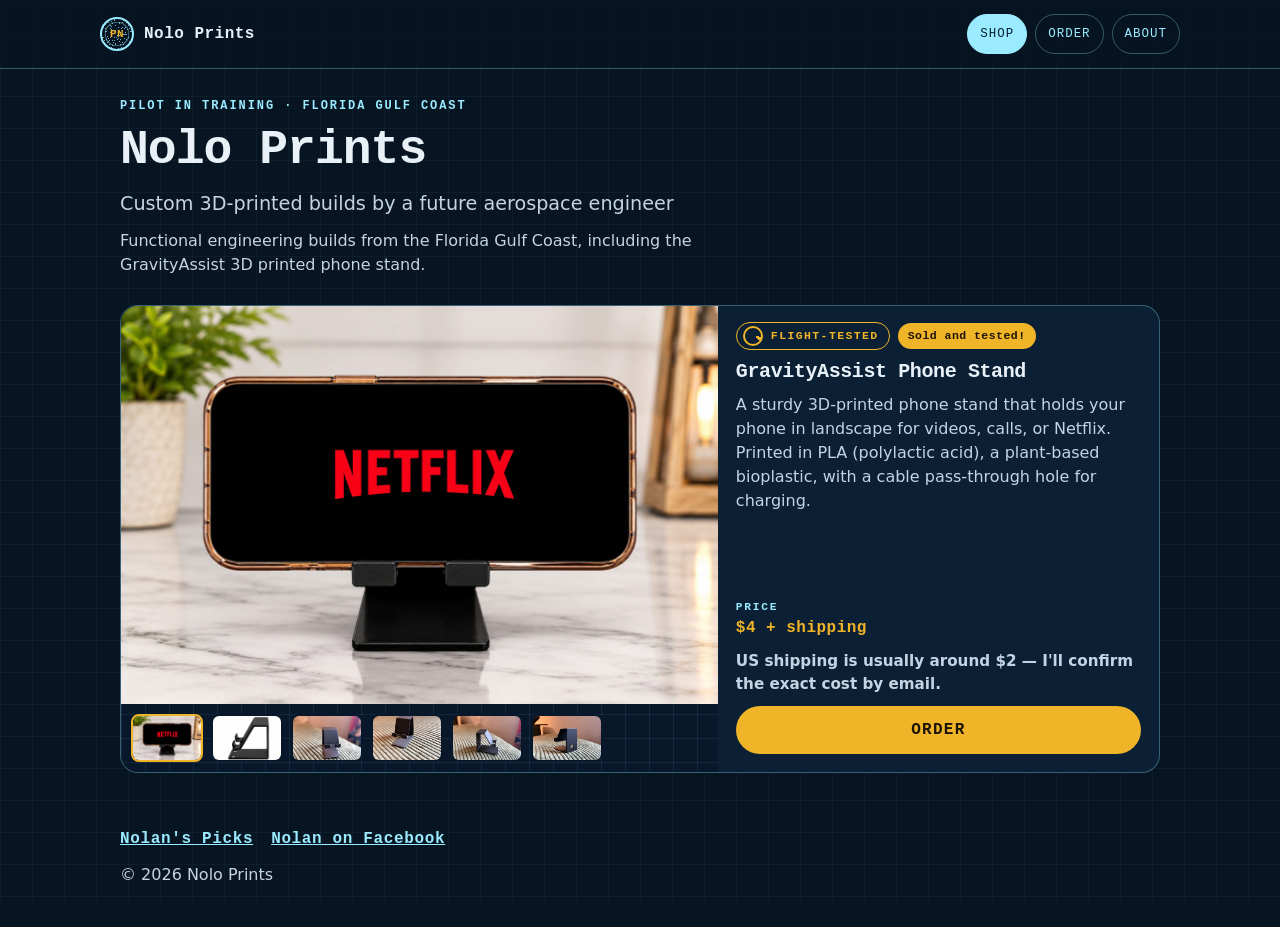
<file: prints/index.html>
<!doctype html>
<html lang="en">
<head>
<meta charset="utf-8">
<meta name="viewport" content="width=device-width, initial-scale=1">
<title>3D Printed Phone Stand | Nolo Prints</title>
<meta name="description" content="Nolo Prints GravityAssist Phone Stand: a 3D printed phone stand that holds a phone in landscape. Designed and printed by Nolan.">
<link rel="canonical" href="https://nolan681232.github.io/nolans-picks/prints/">
<meta property="og:title" content="3D Printed Phone Stand | Nolo Prints">
<meta property="og:description" content="Nolo Prints GravityAssist Phone Stand: a 3D printed phone stand that holds a phone in landscape. Designed and printed by Nolan.">
<meta property="og:type" content="website">
<meta property="og:url" content="https://nolan681232.github.io/nolans-picks/prints/">
<meta property="og:image" content="https://nolan681232.github.io/nolans-picks/prints/img/gravityassist-1.jpg">
<meta property="og:image:width" content="1200">
<meta property="og:image:height" content="800">
<meta property="og:image:alt" content="GravityAssist Phone Stand holding a phone in landscape">
<meta property="og:site_name" content="Nolo Prints">
<meta name="twitter:card" content="summary_large_image">
<meta name="twitter:title" content="3D Printed Phone Stand | Nolo Prints">
<meta name="twitter:description" content="Nolo Prints GravityAssist Phone Stand: a 3D printed phone stand that holds a phone in landscape. Designed and printed by Nolan.">
<meta name="twitter:image" content="https://nolan681232.github.io/nolans-picks/prints/img/gravityassist-1.jpg">
<meta name="theme-color" content="#071422">
<link rel="icon" href="img/about.png">
<link rel="stylesheet" href="style.css?v=20261118">
<script type="application/ld+json">
{
  "@context": "https://schema.org",
  "@graph": [
    {
      "@type": "WebSite",
      "name": "Nolo Prints",
      "url": "https://nolan681232.github.io/nolans-picks/prints/",
      "description": "3D printed phone stands and engineering builds from the Florida Gulf Coast, including the GravityAssist Phone Stand.",
      "publisher": {
        "@type": "Person",
        "name": "Nolan",
        "url": "https://nolan681232.github.io/nolans-picks/prints/about.html"
      }
    },
    {
      "@type": "Product",
      "name": "GravityAssist Phone Stand",
      "description": "A sturdy 3D-printed phone stand that holds your phone in landscape for videos, calls, or Netflix. Printed in PLA (polylactic acid), a plant-based bioplastic, with a cable pass-through hole for charging.",
      "image": [
        "https://nolan681232.github.io/nolans-picks/prints/img/gravityassist-1.jpg",
        "https://nolan681232.github.io/nolans-picks/prints/img/gravityassist-2.jpg",
        "https://nolan681232.github.io/nolans-picks/prints/img/gravityassist-3.jpg",
        "https://nolan681232.github.io/nolans-picks/prints/img/gravityassist-4.jpg",
        "https://nolan681232.github.io/nolans-picks/prints/img/gravityassist-5.jpg",
        "https://nolan681232.github.io/nolans-picks/prints/img/gravityassist-6.jpg"
      ],
      "brand": { "@type": "Brand", "name": "Nolo Prints" },
      "category": "Phone stand",
      "material": "PLA",
      "url": "https://nolan681232.github.io/nolans-picks/prints/",
      "offers": {
        "@type": "Offer",
        "price": "4.00",
        "priceCurrency": "USD",
        "availability": "https://schema.org/InStock",
        "url": "https://nolan681232.github.io/nolans-picks/prints/order.html?item=GravityAssist%20Phone%20Stand"
      }
    }
  ]
}
</script>
</head>
<body>
<a class="skip" href="#content">Skip to content</a>
<header class="site-header">
  <div class="wrap header-bar">
    <a class="brand" href="index.html"><span class="brand-mark" aria-hidden="true">PN</span> Nolo Prints</a>
    <nav aria-label="Prints">
      <ul class="nav-list">
        <li><a href="index.html" aria-current="page">Shop</a></li>
        <li><a href="order.html">Order</a></li>
        <li><a href="about.html">About</a></li>
      </ul>
    </nav>
  </div>
</header>
<main id="content">
  <div class="wrap">
    <header class="hero">
      <p class="eyebrow">Pilot in training · Florida Gulf Coast</p>
      <h1>Nolo Prints</h1>
      <p class="tagline">Custom 3D-printed builds by a future aerospace engineer</p>
      <p class="note">Functional engineering builds from the Florida Gulf Coast, including the GravityAssist 3D printed phone stand.</p>
    </header>
    <section aria-label="Prints">
      <div class="grid" id="product-grid"></div>
      <noscript><p class="empty">JavaScript is off, so the photo gallery is hidden. The GravityAssist Phone Stand is a 3D printed phone stand. You can still <a href="order.html?item=GravityAssist%20Phone%20Stand">order the GravityAssist Phone Stand</a>.</p></noscript>
    </section>
  </div>
</main>
<footer class="site-footer">
  <div class="wrap">
    <p class="footer-links">
      <a href="../">Nolan's Picks</a>
      <a href="https://facebook.com/Thepilotnolan" target="_blank" rel="noopener noreferrer">Nolan on Facebook<span class="sr-only"> (opens in a new tab)</span></a>
    </p>
    <p>&copy; 2026 Nolo Prints</p>
  </div>
</footer>
<script src="products.js?v=20261118"></script>
<script>
(function () {
  const grid = document.getElementById("product-grid");
  const esc = s => String(s ?? "").replace(/[&<>"']/g, c => ({"&":"&amp;","<":"&lt;",">":"&gt;","\"":"&quot;","'":"&#39;"}[c]));
  const safeSrc = src => {
    const s = String(src || "").trim();
    if (!s || /^(?:javascript|data):/i.test(s)) return "";
    return s;
  };
  const isExample = p => /example\s*[–—-]\s*replace me/i.test(`${p.name || ""} ${p.description || ""}`);
  const versioned = src => {
    const s = safeSrc(src);
    if (!s) return "";
    const v = typeof ASSET_VERSION === "string" ? ASSET_VERSION : "";
    if (!v || /[?&]v=/.test(s)) return s;
    return s + (s.includes("?") ? "&" : "?") + "v=" + encodeURIComponent(v);
  };
  const photosOf = p => (Array.isArray(p.images) ? p.images : []).map(versioned).filter(Boolean);
  const altFor = (p, src, index, total) => {
    if (Array.isArray(p.alts) && p.alts[index]) return String(p.alts[index]);
    const name = p.name || "Print";
    if (/placeholder/i.test(src)) return "Neutral placeholder, not a product photo";
    return total > 1 ? `${name}, photo ${index + 1} of ${total}` : name;
  };

  if (!Array.isArray(PRODUCTS) || PRODUCTS.length === 0) {
    grid.innerHTML = '<p class="empty">No prints listed yet. Add one in products.js.</p>';
    return;
  }

  grid.innerHTML = PRODUCTS.map(p => {
    const name = p.name || "Untitled print";
    const price = p.price || "Price TBD";
    const photos = photosOf(p);
    const marked = isExample(p);
    const gallery = photos.length > 1;
    const IMAGE_SIZE = {
      "img/gravityassist-1.jpg": [1200, 800],
      "img/gravityassist-2.jpg": [1200, 800],
      "img/gravityassist-3.jpg": [900, 1200],
      "img/gravityassist-4.jpg": [900, 1200],
      "img/gravityassist-5.jpg": [900, 1200],
      "img/gravityassist-6.jpg": [900, 1200]
    };
    const dims = src => IMAGE_SIZE[String(src || "").split("?")[0]] || [1200, 800];
    const mainDim = photos.length ? dims(photos[0]) : [1200, 800];
    const thumbBtn = (src, i) => {
      const d = dims(src);
      const alt = altFor(p, src, i, photos.length);
      return `<button type="button" class="thumb" data-src="${esc(src)}" data-alt="${esc(alt)}" aria-label="Show ${esc(name)} photo ${i + 1} of ${photos.length}" aria-current="${i === 0 ? "true" : "false"}"><img src="${esc(src)}" alt="${esc(alt)}" width="${d[0]}" height="${d[1]}" loading="lazy" decoding="async"></button>`;
    };
    const media = photos.length === 0
      ? `<div class="photo" role="img" aria-label="Neutral placeholder, not a product photo"></div>`
      : gallery
        ? `<div class="gallery">
            <img class="gallery-main" src="${esc(photos[0])}" alt="${esc(altFor(p, photos[0], 0, photos.length))}" width="${mainDim[0]}" height="${mainDim[1]}">
            <div class="thumbs">${photos.map(thumbBtn).join("")}</div>
          </div>`
        : `<div class="photo"><img class="shot" src="${esc(photos[0])}" alt="${esc(altFor(p, photos[0], 0, 1))}" width="${mainDim[0]}" height="${mainDim[1]}"></div>`;
    const badge = marked ? '<p class="badge">Example – replace me</p>' : "";
    const marks = [
      !marked && p.label ? `<p class="placard">${esc(p.label)}</p>` : "",
      p.sold ? `<p class="sold">${esc(p.sold)}</p>` : ""
    ].filter(Boolean).join("");
    const label = marks ? `<div class="marks">${marks}</div>` : "";
    return `<article class="card${gallery ? " has-gallery" : ""}">
      ${gallery ? media : `<div class="photo-wrap">${media}${badge}</div>`}
      <div class="card-body">
        ${label}
        <h2>${esc(name)}</h2>
        <p class="desc">${esc(p.description || "")}</p>
        <p class="price"><span>PRICE</span> ${esc(price)}</p>
        ${p.shippingNote ? `<p class="ship-note">${esc(p.shippingNote)}</p>` : ""}
        <a class="btn" href="order.html?item=${encodeURIComponent(name)}">Order<span class="sr-only"> ${esc(name)}</span></a>
      </div>
    </article>`;
  }).join("");

  grid.querySelectorAll(".photo-wrap").forEach(wrap => {
    const photo = wrap.querySelector(".photo");
    const badge = wrap.querySelector(".badge");
    if (photo && badge) photo.appendChild(badge);
    wrap.replaceWith(...wrap.childNodes);
  });

  grid.querySelectorAll("img").forEach(img => {
    img.addEventListener("error", () => { img.hidden = true; });
  });
  grid.querySelectorAll(".gallery").forEach(gallery => {
    const main = gallery.querySelector(".gallery-main");
    gallery.querySelectorAll(".thumb").forEach(btn => {
      btn.addEventListener("click", () => {
        main.src = btn.dataset.src;
        main.alt = btn.dataset.alt || "";
        gallery.querySelectorAll(".thumb").forEach(other => {
          other.setAttribute("aria-current", other === btn ? "true" : "false");
        });
      });
    });
  });
})();
</script>
</body>
</html>
</file>
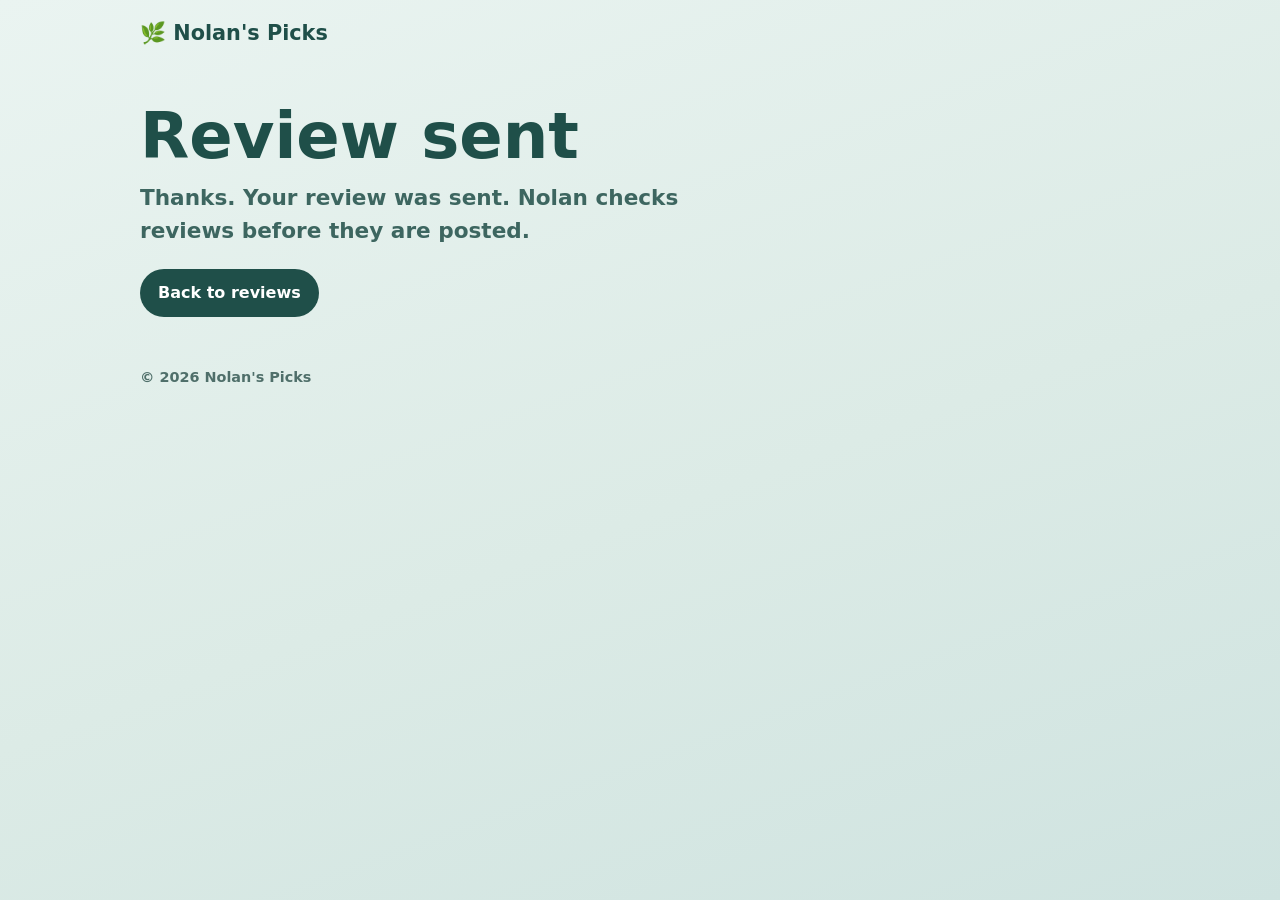
<file: review-thanks.html>
<!doctype html>
<html lang="en">
<head>
<meta charset="utf-8">
<meta name="viewport" content="width=device-width, initial-scale=1">
<title>Review Sent | Nolan's Picks</title>
<meta name="description" content="Your review was sent to Nolan's Picks. Nolan checks reviews before they are posted.">
<meta name="robots" content="noindex">
<link rel="canonical" href="https://nolan681232.github.io/nolans-picks/review-thanks.html">
<meta property="og:title" content="Review Sent | Nolan's Picks">
<meta property="og:description" content="Your review was sent to Nolan's Picks. Nolan checks reviews before they are posted.">
<meta property="og:url" content="https://nolan681232.github.io/nolans-picks/review-thanks.html">
<meta property="og:type" content="website">
<meta property="og:site_name" content="Nolan's Picks">
<meta property="og:image" content="https://nolan681232.github.io/nolans-picks/prints/img/about.png">
<meta name="twitter:card" content="summary">
<meta name="twitter:title" content="Review Sent | Nolan's Picks">
<meta name="twitter:description" content="Your review was sent to Nolan's Picks. Nolan checks reviews before they are posted.">
<meta name="twitter:image" content="https://nolan681232.github.io/nolans-picks/prints/img/about.png">
<link rel="icon" href="prints/img/about.png" type="image/png">
<style>
*{box-sizing:border-box;margin:0;padding:0}
:root{--ink:#24433f;--deep:#1f4f49;--muted:#3d5e59;--accent:#4f8a80;--card:#fffdf8}
body{font-family:'Nunito',system-ui,-apple-system,'Segoe UI',Roboto,sans-serif;color:var(--ink);background:linear-gradient(160deg,#eaf4f1 0%,#dcebe6 55%,#cfe3e0 100%);background-attachment:fixed;line-height:1.5;min-height:100vh}
a{color:var(--deep)}
.wrap{max-width:1040px;margin:0 auto;padding:0 20px}
nav{padding:18px 0}
.brand{font-weight:900;font-size:1.3rem;color:var(--deep);text-decoration:none}
.hero{padding:28px 0 40px}
h1{font-size:clamp(2.3rem,7vw,4rem);font-weight:900;line-height:1.05;color:var(--deep);margin-top:8px}
.sub{font-size:clamp(1.05rem,2.6vw,1.35rem);font-weight:600;color:#3d6660;margin-top:12px;max-width:640px}
.btn{display:inline-block;margin-top:22px;background:var(--deep);color:#fff;text-decoration:none;font-weight:800;padding:12px 18px;border-radius:999px}
.btn:hover,.btn:focus{background:var(--accent)}
footer{padding:10px 0 40px;color:#4f6f6a;font-size:.9rem;font-weight:600}
</style>
</head>
<body>
<div class="wrap">
  <nav aria-label="Primary">
    <a class="brand" href="./">🌿 Nolan's Picks</a>
  </nav>
  <header class="hero">
    <h1>Review sent</h1>
    <p class="sub">Thanks. Your review was sent. Nolan checks reviews before they are posted.</p>
    <p><a class="btn" href="./#reviews">Back to reviews</a></p>
  </header>
  <footer>
    <p>&copy; 2026 Nolan's Picks</p>
  </footer>
</div>
</body>
</html>
</file>
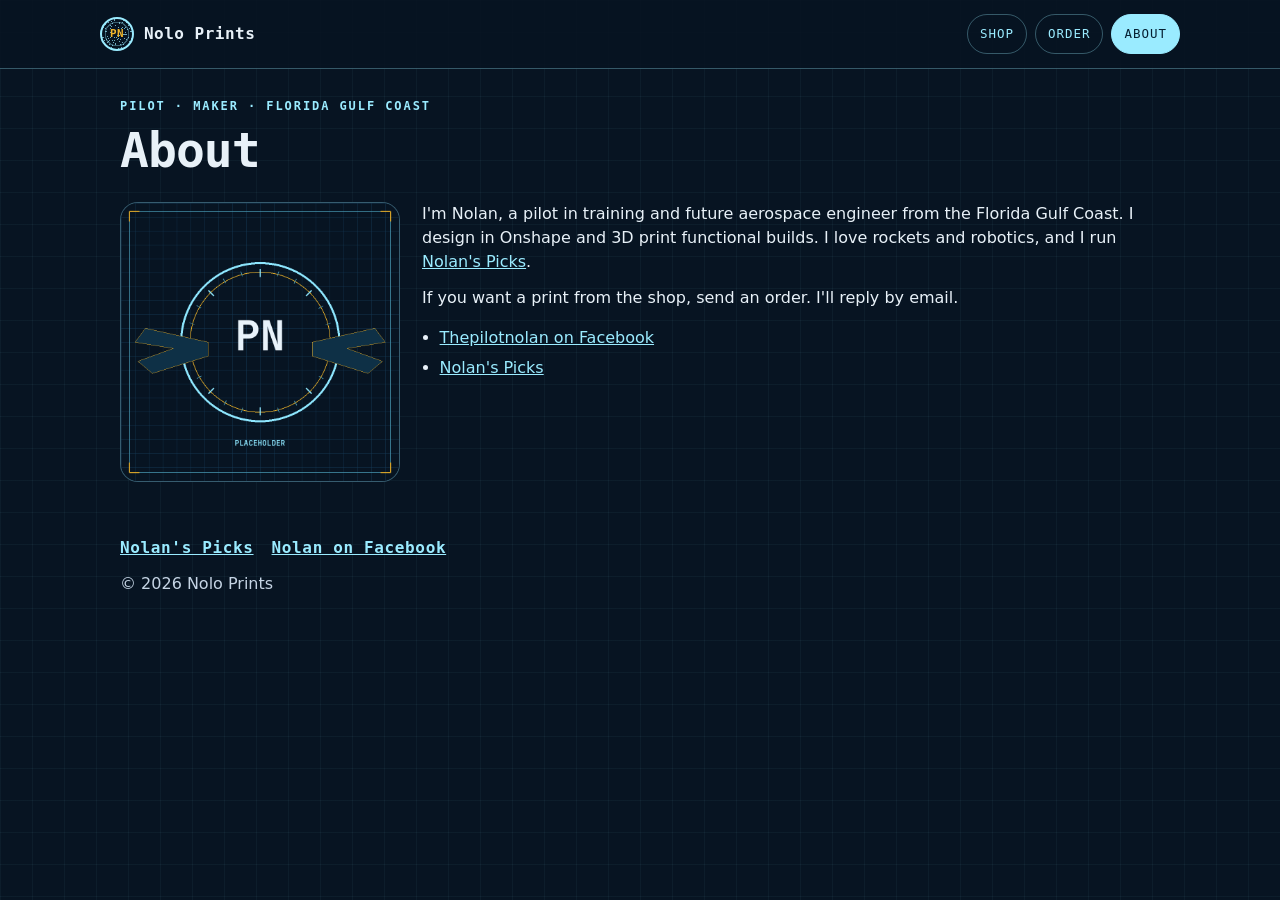
<file: prints/about.html>
<!doctype html>
<html lang="en">
<head>
<meta charset="utf-8">
<meta name="viewport" content="width=device-width, initial-scale=1">
<title>About Nolan | Pilot in Training &amp; 3D Printing</title>
<meta name="description" content="Nolan is a pilot in training and future aerospace engineer on the Florida Gulf Coast. He designs in Onshape, 3D prints, and runs Nolan's Picks.">
<link rel="canonical" href="https://nolan681232.github.io/nolans-picks/prints/about.html">
<meta property="og:title" content="About Nolan | Pilot in Training &amp; 3D Printing">
<meta property="og:description" content="Nolan is a pilot in training and future aerospace engineer on the Florida Gulf Coast. He designs in Onshape, 3D prints, and runs Nolan's Picks.">
<meta property="og:type" content="profile">
<meta property="og:url" content="https://nolan681232.github.io/nolans-picks/prints/about.html">
<meta property="og:image" content="https://nolan681232.github.io/nolans-picks/prints/img/about.png">
<meta property="og:site_name" content="Nolo Prints">
<meta name="twitter:card" content="summary_large_image">
<meta name="twitter:title" content="About Nolan | Pilot in Training &amp; 3D Printing">
<meta name="twitter:description" content="Nolan is a pilot in training and future aerospace engineer on the Florida Gulf Coast. He designs in Onshape, 3D prints, and runs Nolan's Picks.">
<meta name="twitter:image" content="https://nolan681232.github.io/nolans-picks/prints/img/about.png">
<meta name="theme-color" content="#071422">
<link rel="icon" href="img/about.png">
<link rel="stylesheet" href="style.css?v=20261118">
<script type="application/ld+json">
{
  "@context": "https://schema.org",
  "@graph": [
    {
      "@type": "Person",
      "name": "Nolan",
      "description": "Pilot in training and future aerospace engineer on the Florida Gulf Coast. Designs in Onshape, 3D prints functional builds, and runs Nolan's Picks.",
      "url": "https://nolan681232.github.io/nolans-picks/prints/about.html",
      "image": "https://nolan681232.github.io/nolans-picks/prints/img/about.png",
      "homeLocation": { "@type": "Place", "name": "Florida Gulf Coast" },
      "sameAs": [
        "https://facebook.com/Thepilotnolan",
        "https://nolan681232.github.io/nolans-picks/"
      ],
      "knowsAbout": ["3D printing", "Onshape", "rockets", "robotics", "aerospace"]
    },
    {
      "@type": "Organization",
      "name": "Nolo Prints",
      "url": "https://nolan681232.github.io/nolans-picks/prints/",
      "logo": "https://nolan681232.github.io/nolans-picks/prints/img/about.png",
      "founder": { "@type": "Person", "name": "Nolan" },
      "areaServed": "Florida Gulf Coast",
      "sameAs": ["https://facebook.com/Thepilotnolan"]
    }
  ]
}
</script>
</head>
<body>
<a class="skip" href="#content">Skip to content</a>
<header class="site-header">
  <div class="wrap header-bar">
    <a class="brand" href="index.html"><span class="brand-mark" aria-hidden="true">PN</span> Nolo Prints</a>
    <nav aria-label="Prints">
      <ul class="nav-list">
        <li><a href="index.html">Shop</a></li>
        <li><a href="order.html">Order</a></li>
        <li><a href="about.html" aria-current="page">About</a></li>
      </ul>
    </nav>
  </div>
</header>
<main id="content">
  <div class="wrap">
    <header class="hero">
      <p class="eyebrow">Pilot · Maker · Florida Gulf Coast</p>
      <h1>About</h1>
    </header>
    <div class="about">
      <!-- Swap prints/img/about.png for a real photo of Nolan. This file is a PN wings monogram placeholder. -->
      <img class="portrait" src="img/about.png" width="800" height="800" alt="PN wings monogram placeholder. Swap in a photo of Nolan.">
      <div>
        <p>I'm Nolan, a pilot in training and future aerospace engineer from the Florida Gulf Coast. I design in Onshape and 3D print functional builds. I love rockets and robotics, and I run <a href="../">Nolan's Picks</a>.</p>
        <p>If you want a print from the shop, send an order. I'll reply by email.</p>
        <ul class="link-list">
          <li><a href="https://facebook.com/Thepilotnolan" target="_blank" rel="noopener noreferrer">Thepilotnolan on Facebook<span class="sr-only"> (opens in a new tab)</span></a></li>
          <li><a href="../">Nolan's Picks</a></li>
        </ul>
      </div>
    </div>
  </div>
</main>
<footer class="site-footer">
  <div class="wrap">
    <p class="footer-links">
      <a href="../">Nolan's Picks</a>
      <a href="https://facebook.com/Thepilotnolan" target="_blank" rel="noopener noreferrer">Nolan on Facebook<span class="sr-only"> (opens in a new tab)</span></a>
    </p>
    <p>&copy; 2026 Nolo Prints</p>
  </div>
</footer>
</body>
</html>
</file>
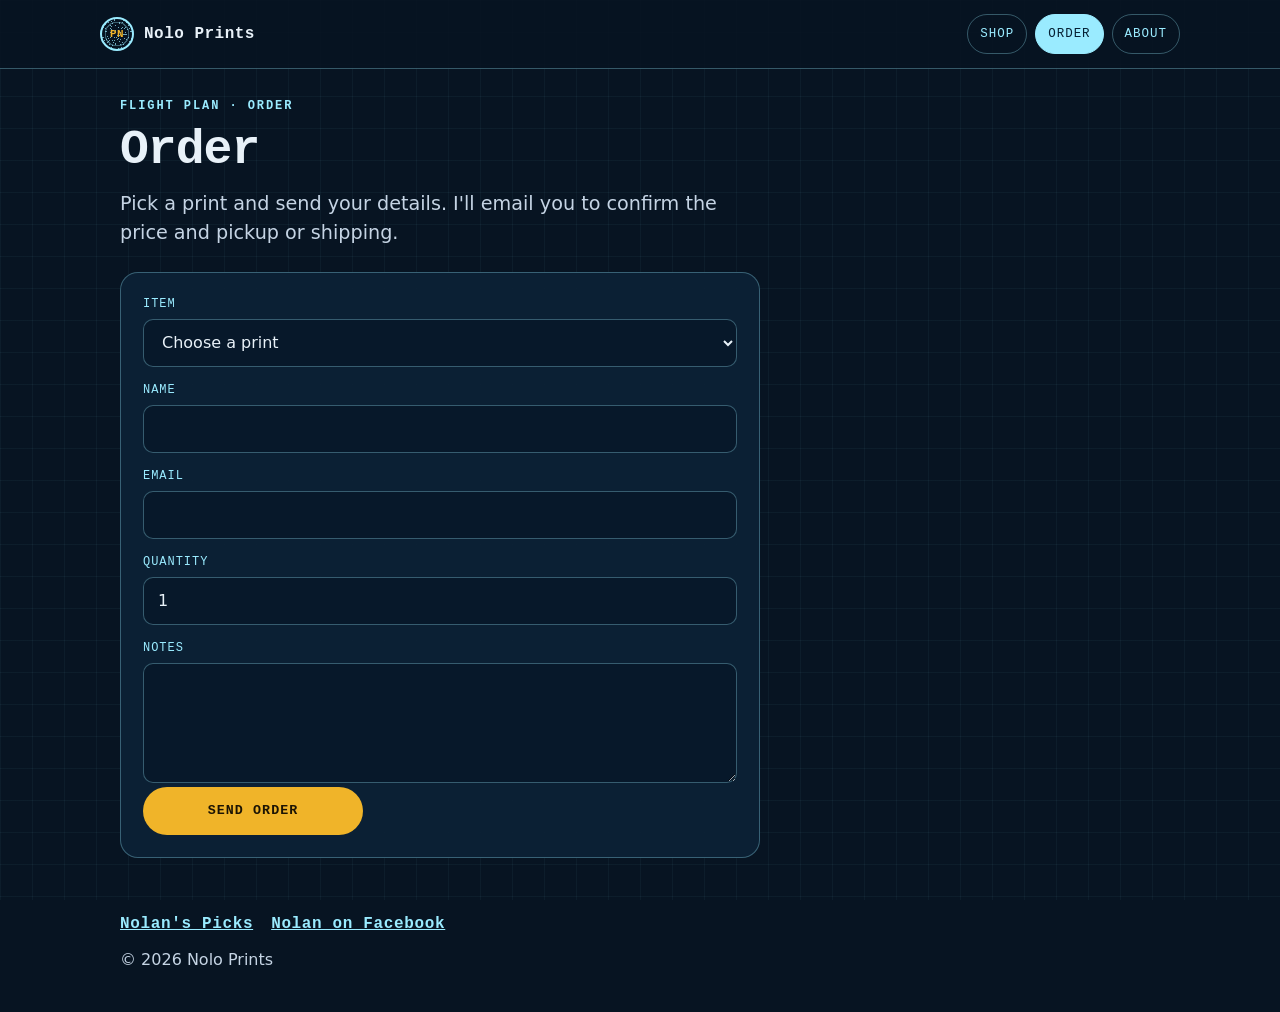
<file: prints/order.html>
<!doctype html>
<html lang="en">
<head>
<meta charset="utf-8">
<meta name="viewport" content="width=device-width, initial-scale=1">
<title>Order a 3D Printed Phone Stand | Nolo Prints</title>
<meta name="description" content="Order the GravityAssist, a 3D printed phone stand from Nolo Prints. Nolan confirms price and pickup or shipping by email.">
<link rel="canonical" href="https://nolan681232.github.io/nolans-picks/prints/order.html">
<meta property="og:title" content="Order a 3D Printed Phone Stand | Nolo Prints">
<meta property="og:description" content="Order the GravityAssist, a 3D printed phone stand from Nolo Prints. Nolan confirms price and pickup or shipping by email.">
<meta property="og:type" content="website">
<meta property="og:url" content="https://nolan681232.github.io/nolans-picks/prints/order.html">
<meta property="og:image" content="https://nolan681232.github.io/nolans-picks/prints/img/gravityassist-1.jpg">
<meta property="og:image:width" content="1200">
<meta property="og:image:height" content="800">
<meta property="og:image:alt" content="GravityAssist Phone Stand holding a phone in landscape">
<meta property="og:site_name" content="Nolo Prints">
<meta name="twitter:card" content="summary_large_image">
<meta name="twitter:title" content="Order a 3D Printed Phone Stand | Nolo Prints">
<meta name="twitter:description" content="Order the GravityAssist, a 3D printed phone stand from Nolo Prints. Nolan confirms price and pickup or shipping by email.">
<meta name="twitter:image" content="https://nolan681232.github.io/nolans-picks/prints/img/gravityassist-1.jpg">
<meta name="theme-color" content="#071422">
<link rel="icon" href="img/about.png">
<link rel="stylesheet" href="style.css?v=20261118">
</head>
<body>
<a class="skip" href="#content">Skip to content</a>
<header class="site-header">
  <div class="wrap header-bar">
    <a class="brand" href="index.html"><span class="brand-mark" aria-hidden="true">PN</span> Nolo Prints</a>
    <nav aria-label="Prints">
      <ul class="nav-list">
        <li><a href="index.html">Shop</a></li>
        <li><a href="order.html" aria-current="page">Order</a></li>
        <li><a href="about.html">About</a></li>
      </ul>
    </nav>
  </div>
</header>
<main id="content">
  <div class="wrap">
    <header class="hero">
      <p class="eyebrow">Flight plan · Order</p>
      <h1>Order</h1>
      <p class="tagline">Pick a print and send your details. I'll email you to confirm the price and pickup or shipping.</p>
    </header>
    <form class="form-card" action="https://formsubmit.co/nolangoldenchest@gmail.com" method="POST" accept-charset="UTF-8">
      <input type="hidden" name="_subject" value="New Nolo Prints order">
      <input type="hidden" name="_template" value="table">
      <input type="hidden" name="_captcha" value="true">
      <input type="hidden" name="_next" value="https://nolan681232.github.io/nolans-picks/prints/thanks.html">
      <input type="text" name="_honey" autocomplete="off" tabindex="-1" aria-hidden="true" style="display:none">
      <div class="fields">
        <div id="item-field"></div>
        <noscript>
          <label class="stack" for="item-fallback">Item
            <input id="item-fallback" name="item" required placeholder="Name of the print">
          </label>
        </noscript>
        <label for="name">Name
          <input id="name" name="name" type="text" autocomplete="name" required>
        </label>
        <label for="email">Email
          <input id="email" name="email" type="email" autocomplete="email" required>
        </label>
        <label for="quantity">Quantity
          <input id="quantity" name="quantity" type="number" min="1" value="1" inputmode="numeric" required>
        </label>
        <label for="notes">Notes
          <textarea id="notes" name="notes"></textarea>
        </label>
      </div>
      <button class="btn" type="submit">Send order</button>
    </form>
  </div>
</main>
<footer class="site-footer">
  <div class="wrap">
    <p class="footer-links">
      <a href="../">Nolan's Picks</a>
      <a href="https://facebook.com/Thepilotnolan" target="_blank" rel="noopener noreferrer">Nolan on Facebook<span class="sr-only"> (opens in a new tab)</span></a>
    </p>
    <p>&copy; 2026 Nolo Prints</p>
  </div>
</footer>
<script src="products.js?v=20261118"></script>
<script>
(function () {
  const field = document.getElementById("item-field");
  const wanted = new URLSearchParams(location.search).get("item");
  const label = document.createElement("label");
  label.htmlFor = "item";
  const select = document.createElement("select");
  select.id = "item";
  select.name = "item";
  select.required = true;
  const blank = new Option("Choose a print", "");
  select.add(blank);
  let matched = false;
  (Array.isArray(PRODUCTS) ? PRODUCTS : []).forEach(p => {
    if (!p || !p.name) return;
    const opt = new Option(p.name, p.name);
    if (wanted && wanted === p.name) {
      opt.selected = true;
      matched = true;
    }
    select.add(opt);
  });
  if (wanted && !matched) {
    const extra = new Option(wanted, wanted);
    extra.selected = true;
    select.add(extra);
  }
  const note = document.createElement("p");
  note.className = "ship-note";
  note.hidden = true;
  function showPrice() {
    const product = (Array.isArray(PRODUCTS) ? PRODUCTS : []).find(p => p && p.name === select.value);
    note.replaceChildren();
    if (!product || (!product.price && !product.shippingNote)) {
      note.hidden = true;
      return;
    }
    note.hidden = false;
    if (product.price) {
      const strong = document.createElement("strong");
      strong.textContent = product.price;
      note.append(strong);
    }
    if (product.shippingNote) {
      if (product.price) note.append(document.createElement("br"));
      note.append(product.shippingNote);
    }
  }
  select.addEventListener("change", showPrice);
  showPrice();
  label.append("Item", select);
  field.append(label, note);
})();
</script>
</body>
</html>
</file>
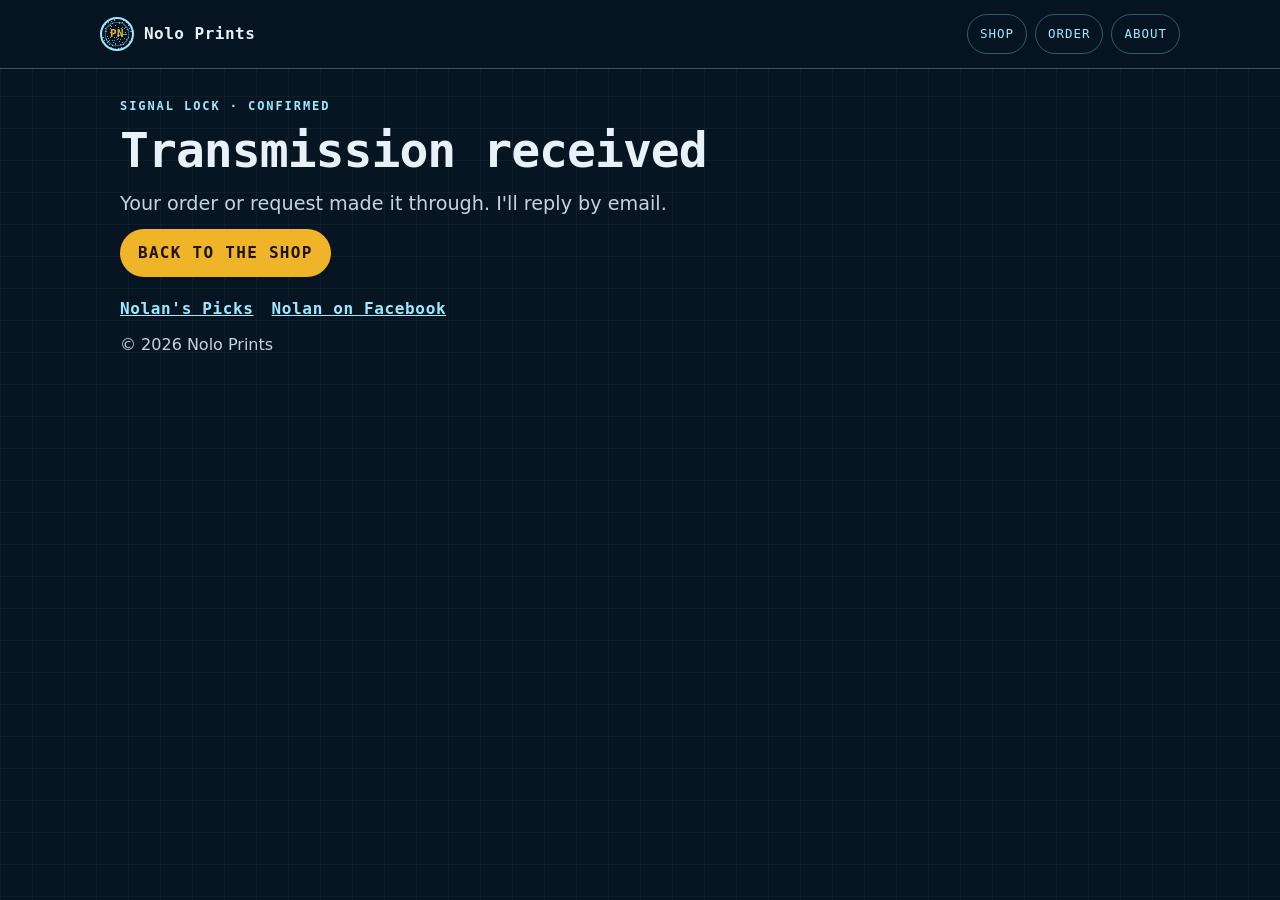
<file: prints/thanks.html>
<!doctype html>
<html lang="en">
<head>
<meta charset="utf-8">
<meta name="viewport" content="width=device-width, initial-scale=1">
<title>Transmission Received | Nolo Prints</title>
<meta name="description" content="Your 3D print order or custom print request was sent. Nolan will follow up by email.">
<meta name="robots" content="noindex">
<link rel="canonical" href="https://nolan681232.github.io/nolans-picks/prints/thanks.html">
<meta property="og:title" content="Transmission Received | Nolo Prints">
<meta property="og:description" content="Your 3D print order or custom print request was sent. Nolan will follow up by email.">
<meta property="og:type" content="website">
<meta property="og:url" content="https://nolan681232.github.io/nolans-picks/prints/thanks.html">
<meta property="og:image" content="https://nolan681232.github.io/nolans-picks/prints/img/about.png">
<meta property="og:site_name" content="Nolo Prints">
<meta name="twitter:card" content="summary_large_image">
<meta name="twitter:title" content="Transmission Received | Nolo Prints">
<meta name="twitter:description" content="Your 3D print order or custom print request was sent. Nolan will follow up by email.">
<meta name="twitter:image" content="https://nolan681232.github.io/nolans-picks/prints/img/about.png">
<meta name="theme-color" content="#071422">
<link rel="icon" href="img/about.png">
<link rel="stylesheet" href="style.css?v=20261118">
</head>
<body>
<a class="skip" href="#content">Skip to content</a>
<header class="site-header">
  <div class="wrap header-bar">
    <a class="brand" href="index.html"><span class="brand-mark" aria-hidden="true">PN</span> Nolo Prints</a>
    <nav aria-label="Prints">
      <ul class="nav-list">
        <li><a href="index.html">Shop</a></li>
        <li><a href="order.html">Order</a></li>
        <li><a href="about.html">About</a></li>
      </ul>
    </nav>
  </div>
</header>
<main id="content">
  <div class="wrap">
    <header class="hero">
      <p class="eyebrow">Signal lock · Confirmed</p>
      <h1>Transmission received</h1>
      <p class="tagline">Your order or request made it through. I'll reply by email.</p>
      <p class="note"><a class="btn" href="index.html">Back to the shop</a></p>
    </header>
  </div>
</main>
<footer class="site-footer">
  <div class="wrap">
    <p class="footer-links">
      <a href="../">Nolan's Picks</a>
      <a href="https://facebook.com/Thepilotnolan" target="_blank" rel="noopener noreferrer">Nolan on Facebook<span class="sr-only"> (opens in a new tab)</span></a>
    </p>
    <p>&copy; 2026 Nolo Prints</p>
  </div>
</footer>
</body>
</html>
</file>
<file: prints/style.css>
*{box-sizing:border-box;margin:0;padding:0}
:root{
  --bg:#071422;
  --raise:#0c2136;
  --ink:#e8f1f8;
  --muted:#c5d4e4;
  --cyan:#9aebff;
  --cyan-deep:#062033;
  --line:rgba(154,235,255,.32);
  --amber:#f0b429;
  --amber-ink:#1c1404;
  --sans:"Segoe UI",system-ui,-apple-system,Roboto,Helvetica,Arial,sans-serif;
  --mono:ui-monospace,"Cascadia Mono","Segoe UI Mono","Roboto Mono",Menlo,Consolas,monospace;
  color-scheme:dark;
}
html{scroll-behavior:smooth}
body{
  font-family:var(--sans);
  color:var(--ink);
  background:var(--bg);
  line-height:1.5;
  min-height:100vh;
}
body::before{
  content:"";
  position:fixed;
  inset:0;
  z-index:0;
  pointer-events:none;
  background-image:
    linear-gradient(rgba(154,235,255,.045) 1px,transparent 1px),
    linear-gradient(90deg,rgba(154,235,255,.045) 1px,transparent 1px);
  background-size:32px 32px;
}
a{color:var(--cyan)}
img{max-width:100%;height:auto;display:block}
.site-header,main,.site-footer{position:relative;z-index:1}
.wrap{max-width:1080px;margin:0 auto;padding:0 20px}
.skip{
  position:absolute;left:12px;top:-48px;z-index:5;
  background:var(--amber);color:var(--amber-ink);
  font-family:var(--mono);font-weight:700;text-decoration:none;
  padding:8px 12px;border-radius:8px;
}
.skip:focus{top:12px}
.site-header{border-bottom:1px solid var(--line);background:rgba(7,20,34,.88)}
.header-bar{display:flex;flex-wrap:wrap;align-items:center;justify-content:space-between;gap:12px 18px;padding:14px 0}
.brand{display:inline-flex;align-items:center;gap:10px;color:var(--ink);text-decoration:none;font-family:var(--mono);font-weight:700;letter-spacing:.03em}
.brand-mark{
  width:34px;height:34px;border:2px solid var(--cyan);border-radius:50%;
  display:inline-flex;align-items:center;justify-content:center;
  color:var(--amber);font-size:.68rem;letter-spacing:.04em;
  background:
    radial-gradient(circle at 50% 50%,transparent 52%,rgba(154,235,255,.35) 53% 58%,transparent 59%),
    repeating-conic-gradient(from 0deg,transparent 0 12deg,rgba(154,235,255,.7) 12deg 13.5deg);
}
.nav-list{display:flex;flex-wrap:wrap;gap:8px;list-style:none}
.nav-list a{
  display:inline-flex;align-items:center;justify-content:center;
  min-height:40px;padding:8px 12px;border:1px solid var(--line);border-radius:999px;
  color:var(--cyan);text-decoration:none;font-family:var(--mono);
  font-size:.78rem;letter-spacing:.08em;text-transform:uppercase;
}
.nav-list a:hover{border-color:var(--cyan);background:rgba(154,235,255,.08)}
.nav-list a[aria-current="page"]{background:var(--cyan);color:var(--cyan-deep);border-color:var(--cyan)}
.hero{padding:28px 0 6px}
.eyebrow{font-family:var(--mono);font-size:.75rem;font-weight:700;letter-spacing:.16em;text-transform:uppercase;color:var(--cyan)}
h1,h2{font-family:var(--mono);font-weight:700;letter-spacing:-.02em;line-height:1.15;color:var(--ink)}
h1{font-size:clamp(1.9rem,5vw,3rem);margin-top:8px}
h2{font-size:1.25rem}
.tagline{margin-top:12px;max-width:40rem;font-size:clamp(1.02rem,2.2vw,1.2rem);color:var(--muted)}
.note{margin-top:10px;max-width:42rem;color:var(--muted)}
.grid{display:grid;grid-template-columns:1fr;gap:18px;padding:22px 0 40px}
.card{
  background:rgba(12,33,54,.94);
  border:1px solid var(--line);
  border-radius:18px;
  overflow:hidden;
  display:flex;
  flex-direction:column;
  min-width:0;
}
.photo,.gallery{
  background-color:#08182a;
  background-image:
    linear-gradient(rgba(154,235,255,.08) 1px,transparent 1px),
    linear-gradient(90deg,rgba(154,235,255,.08) 1px,transparent 1px);
  background-size:24px 24px;
  min-width:0;
}
.shot,.gallery-main{
  width:100%;height:auto;aspect-ratio:3/2;object-fit:contain;object-position:center;
  background:#08182a;
}
.gallery{display:flex;flex-direction:column}
.thumbs{display:flex;flex-wrap:wrap;gap:8px;padding:10px}
.thumb{
  width:72px;height:48px;padding:0;border-radius:8px;overflow:hidden;
  border:2px solid transparent;background:#08182a;cursor:pointer;
}
.thumb img{width:100%;height:100%;object-fit:cover;object-position:center}
.thumb[aria-current="true"]{border-color:var(--amber)}
.badge{
  position:absolute;top:12px;left:12px;max-width:calc(100% - 24px);
  background:#2a210c;color:var(--amber);border:1px solid var(--amber);
  font-family:var(--mono);font-size:.72rem;font-weight:700;letter-spacing:.04em;
  padding:5px 8px;border-radius:6px;
}
.photo{position:relative}
.card-body{padding:16px 18px 18px;display:flex;flex-direction:column;gap:10px;flex:1;min-width:0}
.placard{
  align-self:flex-start;display:inline-flex;align-items:center;gap:8px;
  border:1px solid var(--amber);color:var(--amber);border-radius:999px;
  padding:3px 10px 3px 6px;font-family:var(--mono);font-size:.72rem;
  font-weight:700;letter-spacing:.12em;
}
.placard::before{
  content:"";width:16px;height:16px;border-radius:50%;border:2px solid var(--amber);
  background:
    radial-gradient(circle at 50% 50%,var(--raise) 0 28%,transparent 30%),
    conic-gradient(from 210deg,transparent 0 68%,var(--amber) 68% 76%,transparent 76%);
}
.desc{color:var(--muted);flex:1}
.marks{display:flex;flex-wrap:wrap;gap:8px;align-items:center}
.sold{
  display:inline-flex;align-items:center;border-radius:999px;
  background:var(--amber);color:var(--amber-ink);
  padding:4px 10px;font-family:var(--mono);font-size:.72rem;font-weight:700;letter-spacing:.04em;
}
.price{font-family:var(--mono);color:var(--amber);font-weight:700;letter-spacing:.03em}
.price span{display:block;color:var(--cyan);font-size:.7rem;letter-spacing:.16em;font-weight:700}
.ship-note{margin:0;color:var(--muted);font-size:.95rem;font-weight:600;max-width:36rem}
.fields .ship-note{margin-top:8px}
.ship-note strong{color:var(--amber);font-family:var(--mono)}
.btn{
  display:inline-flex;align-items:center;justify-content:center;
  min-height:48px;padding:12px 18px;border-radius:999px;border:0;cursor:pointer;
  background:var(--amber);color:var(--amber-ink);text-decoration:none;
  font-family:var(--mono);font-weight:700;letter-spacing:.08em;text-transform:uppercase;
}
.btn:hover,.btn:focus-visible{background:#ffd36a}
.card:not(.has-gallery) .btn{width:100%}
.form-card{
  max-width:640px;margin:18px 0 40px;padding:22px;
  background:rgba(12,33,54,.94);border:1px solid var(--line);border-radius:18px;
}
.fields{display:grid;gap:14px}
.fields label,.stack{display:grid;gap:6px;font-family:var(--mono);font-size:.75rem;letter-spacing:.08em;text-transform:uppercase;color:var(--cyan)}
.hint{text-transform:none;letter-spacing:0;font-family:var(--sans);font-size:.95rem;color:var(--muted)}
input,select,textarea{
  width:100%;min-height:48px;padding:12px 14px;border-radius:10px;
  border:1px solid var(--line);background:#07182a;color:var(--ink);
  font:1rem var(--sans);
}
textarea{min-height:120px;resize:vertical}
.form-card .btn{margin-top:4px}
.about{display:grid;gap:22px;align-items:start;margin:18px 0 40px}
.portrait{width:100%;max-width:320px;height:auto;border-radius:18px;border:1px solid var(--line);background:#08182a}
.about p+p{margin-top:12px}
.link-list{margin-top:16px;padding-left:1.1rem}
.link-list li+li{margin-top:6px}
.site-footer{padding:8px 0 40px;color:var(--muted)}
.footer-links{display:flex;flex-wrap:wrap;gap:4px 18px}
.footer-links a{font-family:var(--mono);font-weight:700;letter-spacing:.04em;padding:6px 0}
.site-footer p+p{margin-top:6px}
.empty{color:var(--muted);padding:8px 0 24px}
.sr-only{position:absolute;width:1px;height:1px;padding:0;margin:-1px;overflow:hidden;clip:rect(0,0,0,0);white-space:nowrap;border:0}
:focus-visible{outline:3px solid var(--cyan);outline-offset:3px}
@media (min-width:800px){
  .grid{grid-template-columns:1fr 1fr}
  .card.has-gallery{grid-column:1 / -1;display:grid;grid-template-columns:minmax(0,1.15fr) minmax(280px,.85fr)}
  .about{grid-template-columns:280px 1fr}
  .form-card .btn{width:auto;min-width:220px}
}
@media (max-width:480px){
  .wrap{padding:0 16px}
  .hero{padding-top:22px}
  .form-card{padding:18px}
  .form-card .btn,.card.has-gallery .btn{width:100%}
}
</file>
